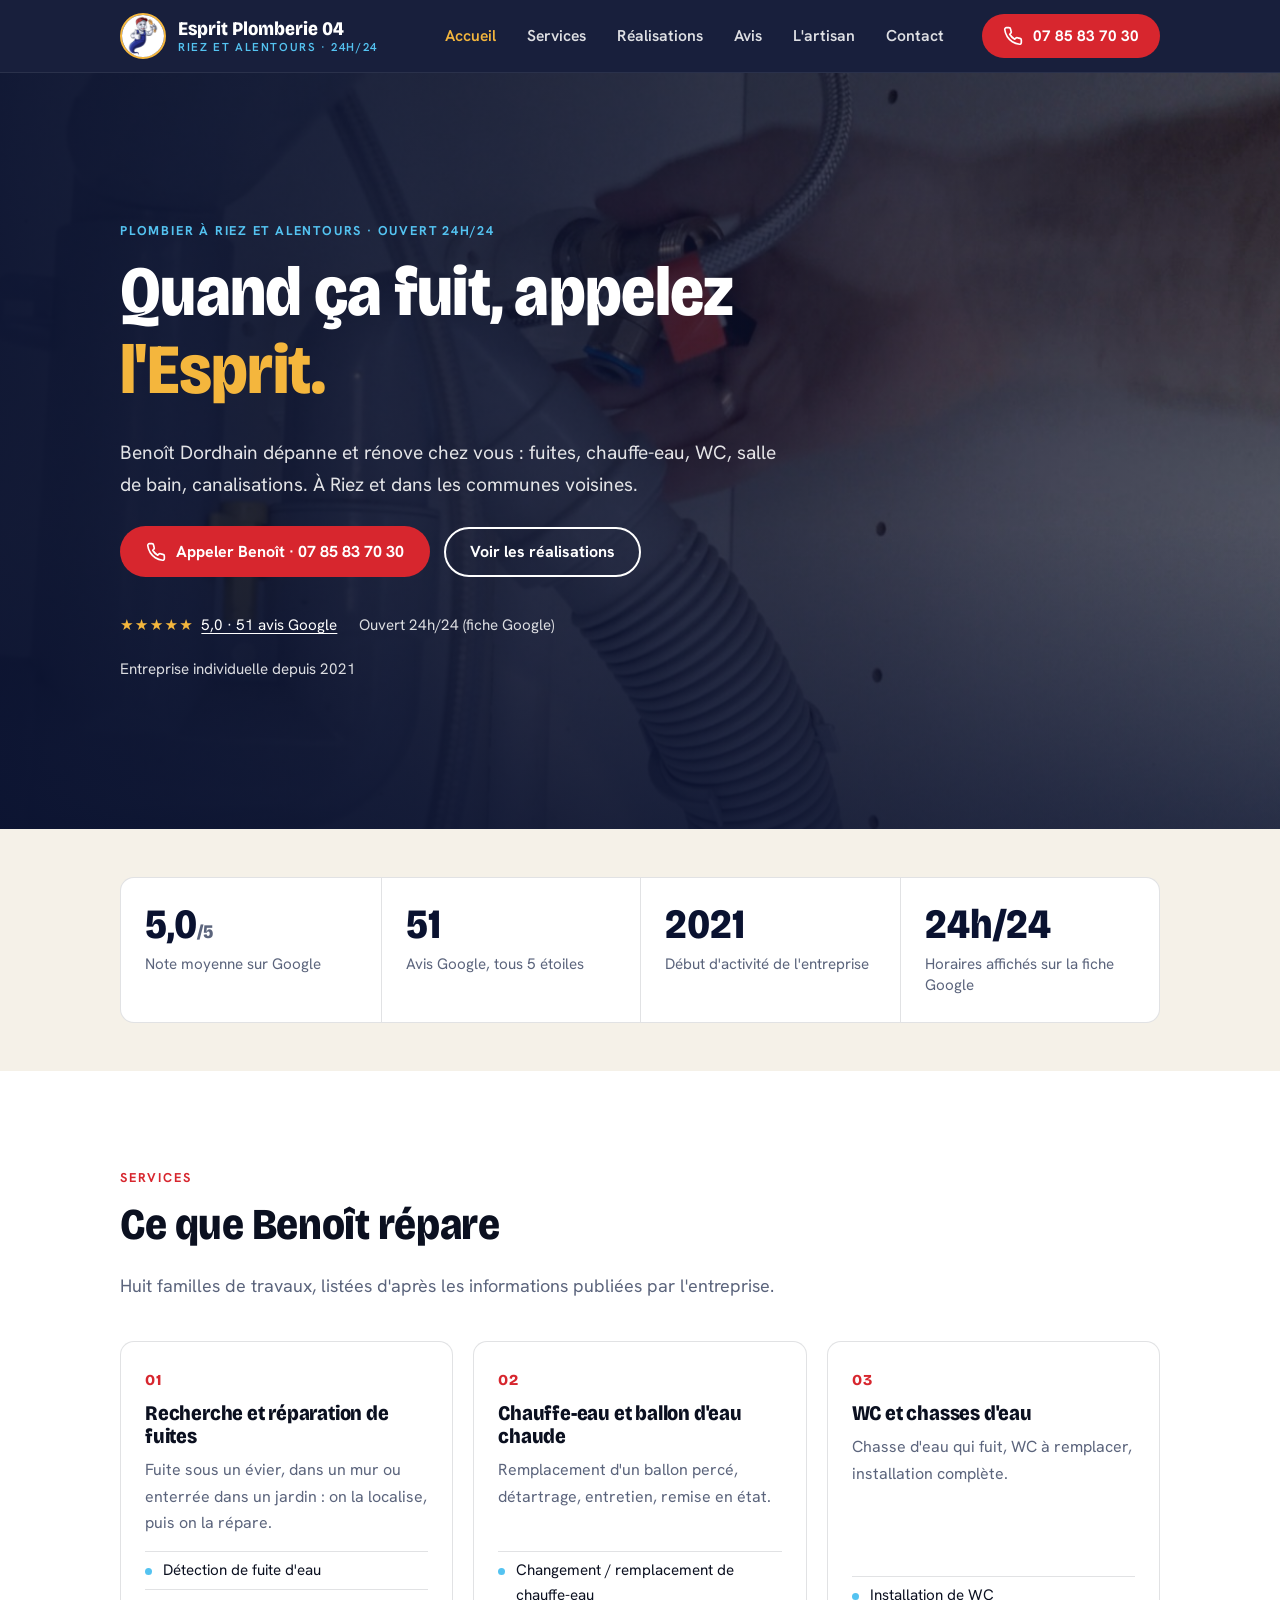
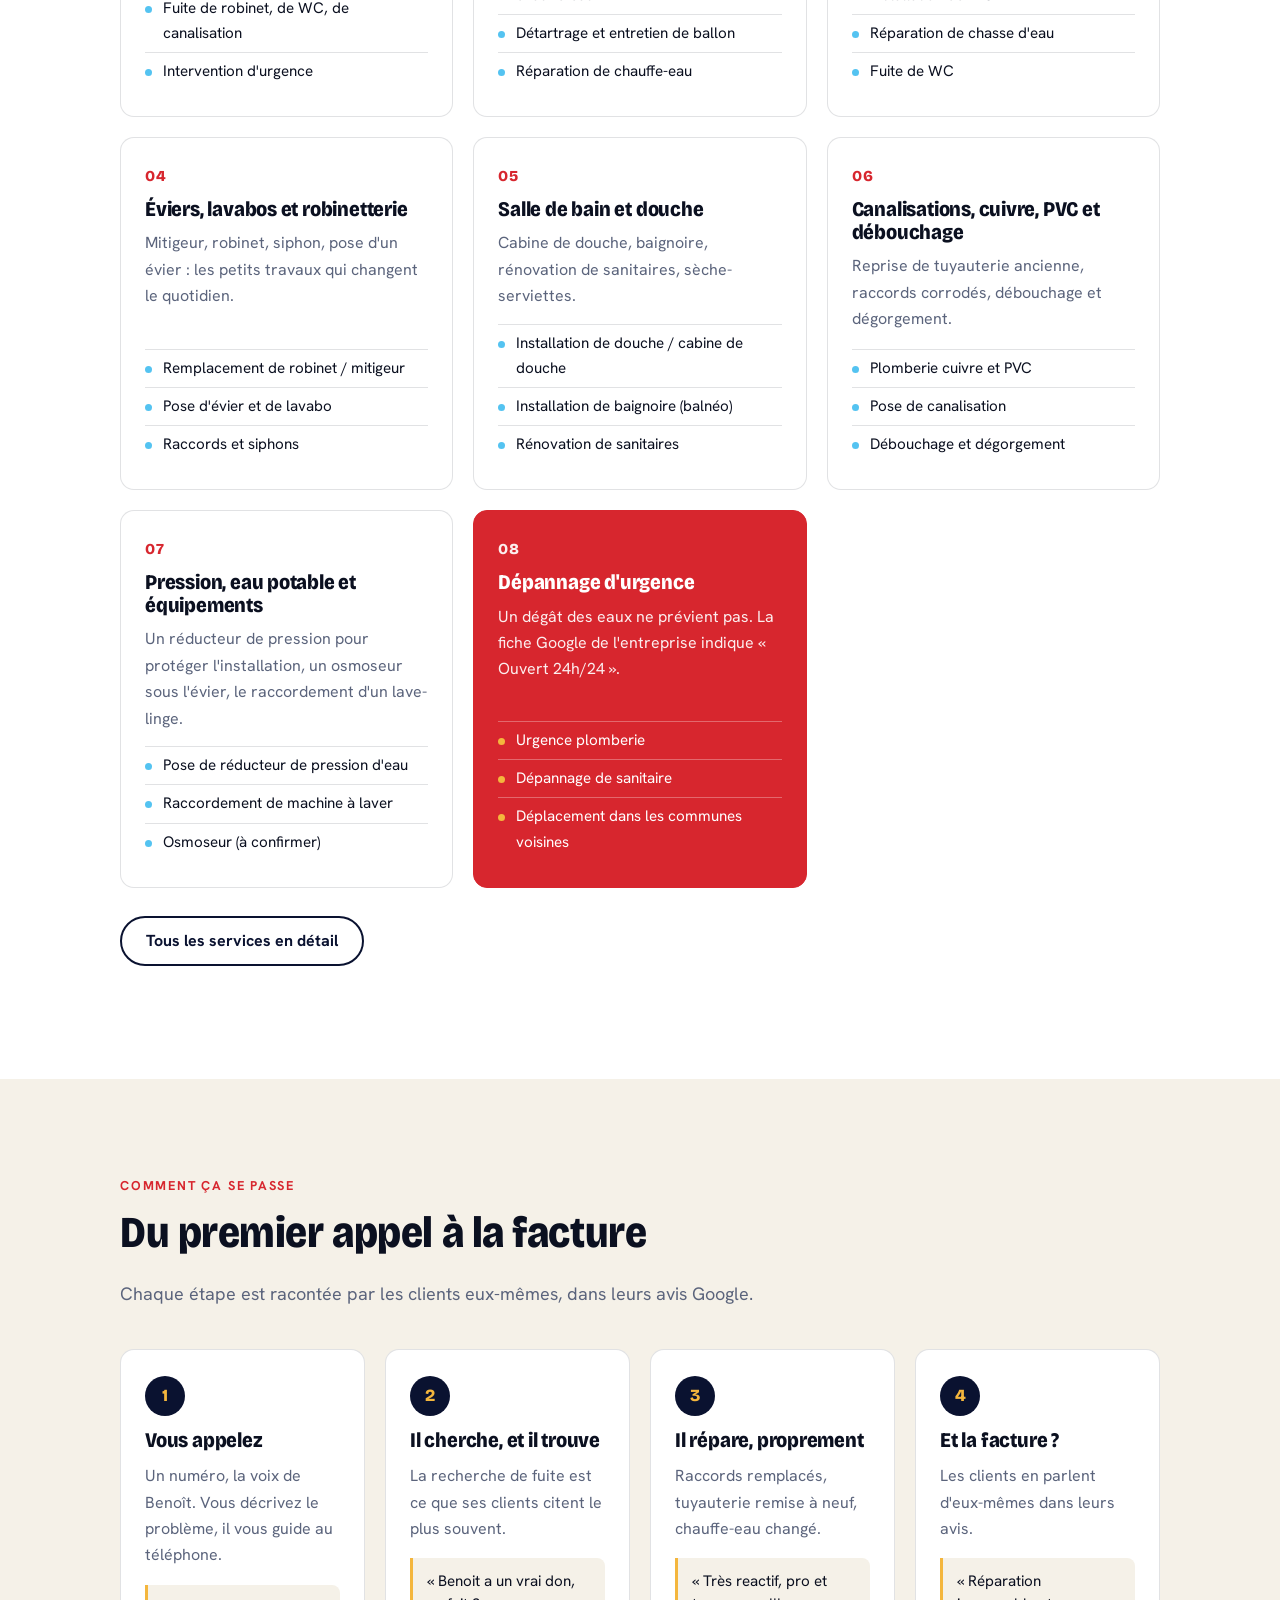
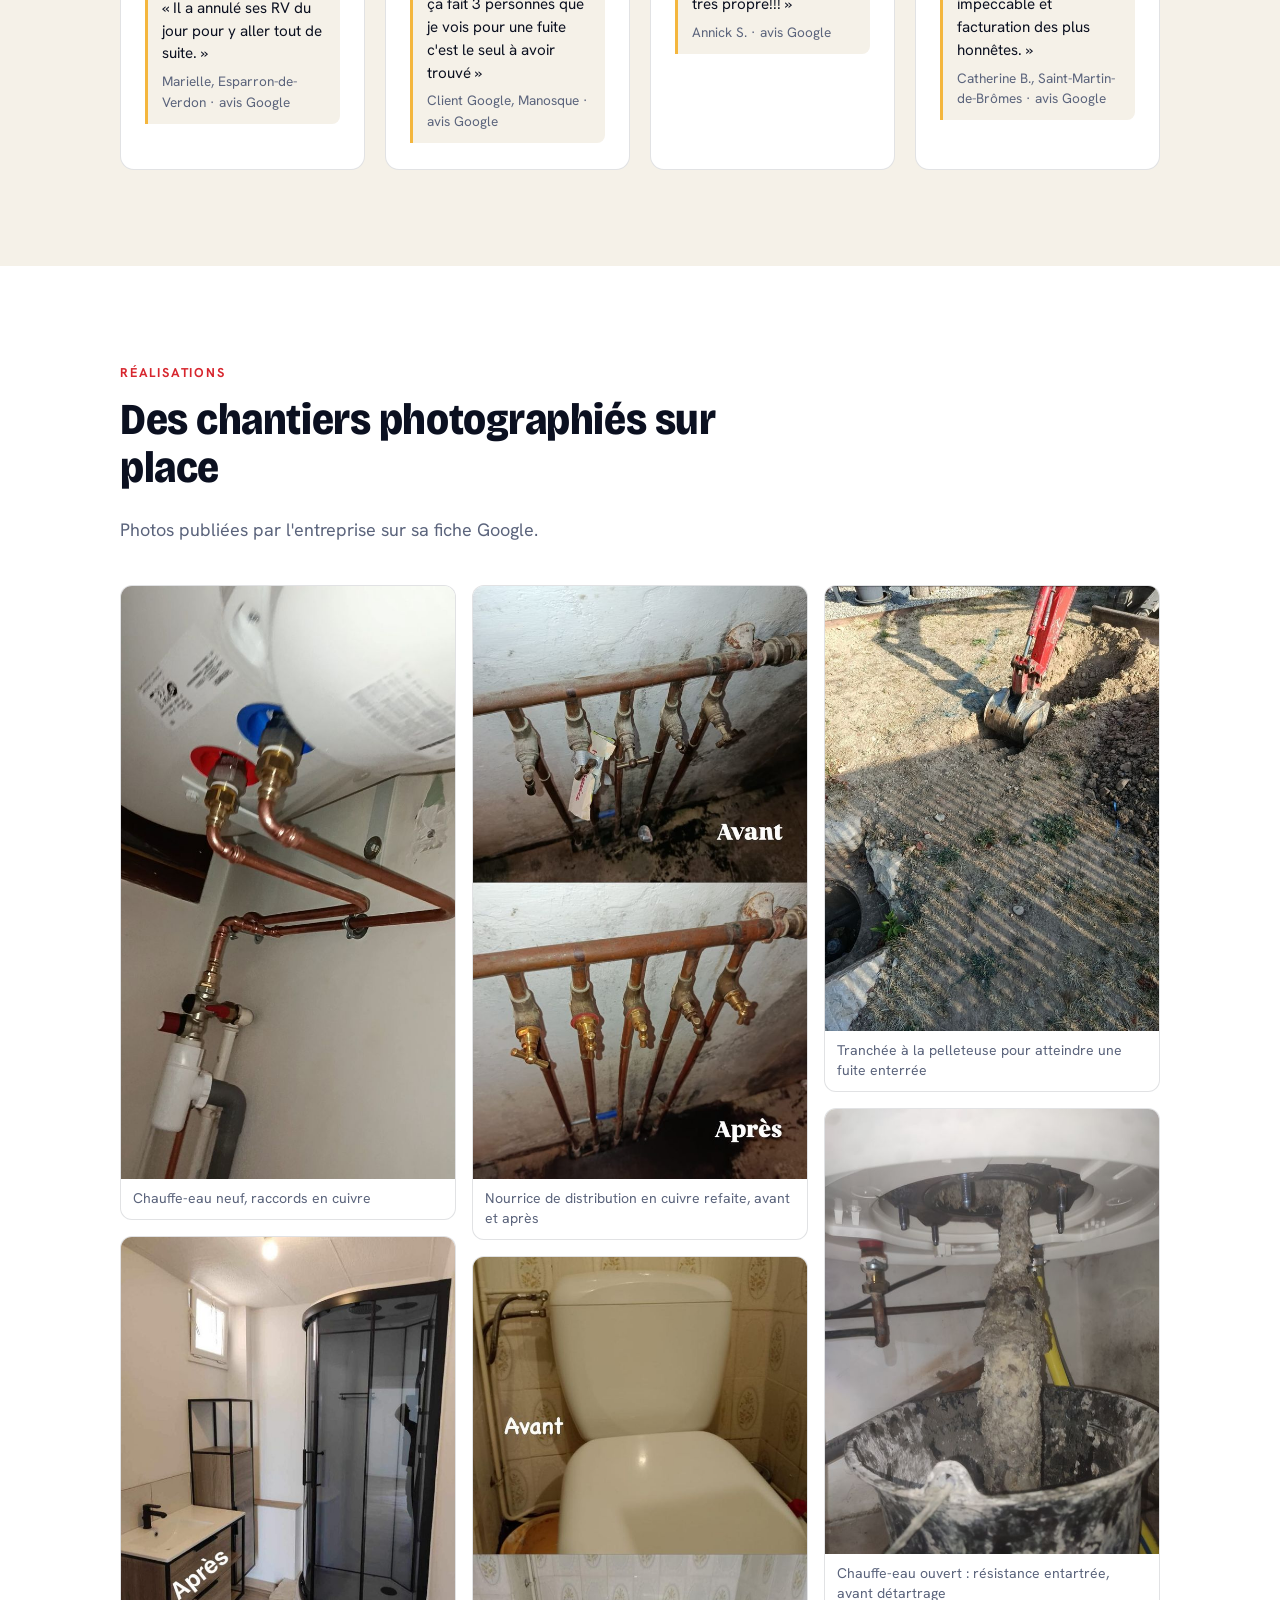
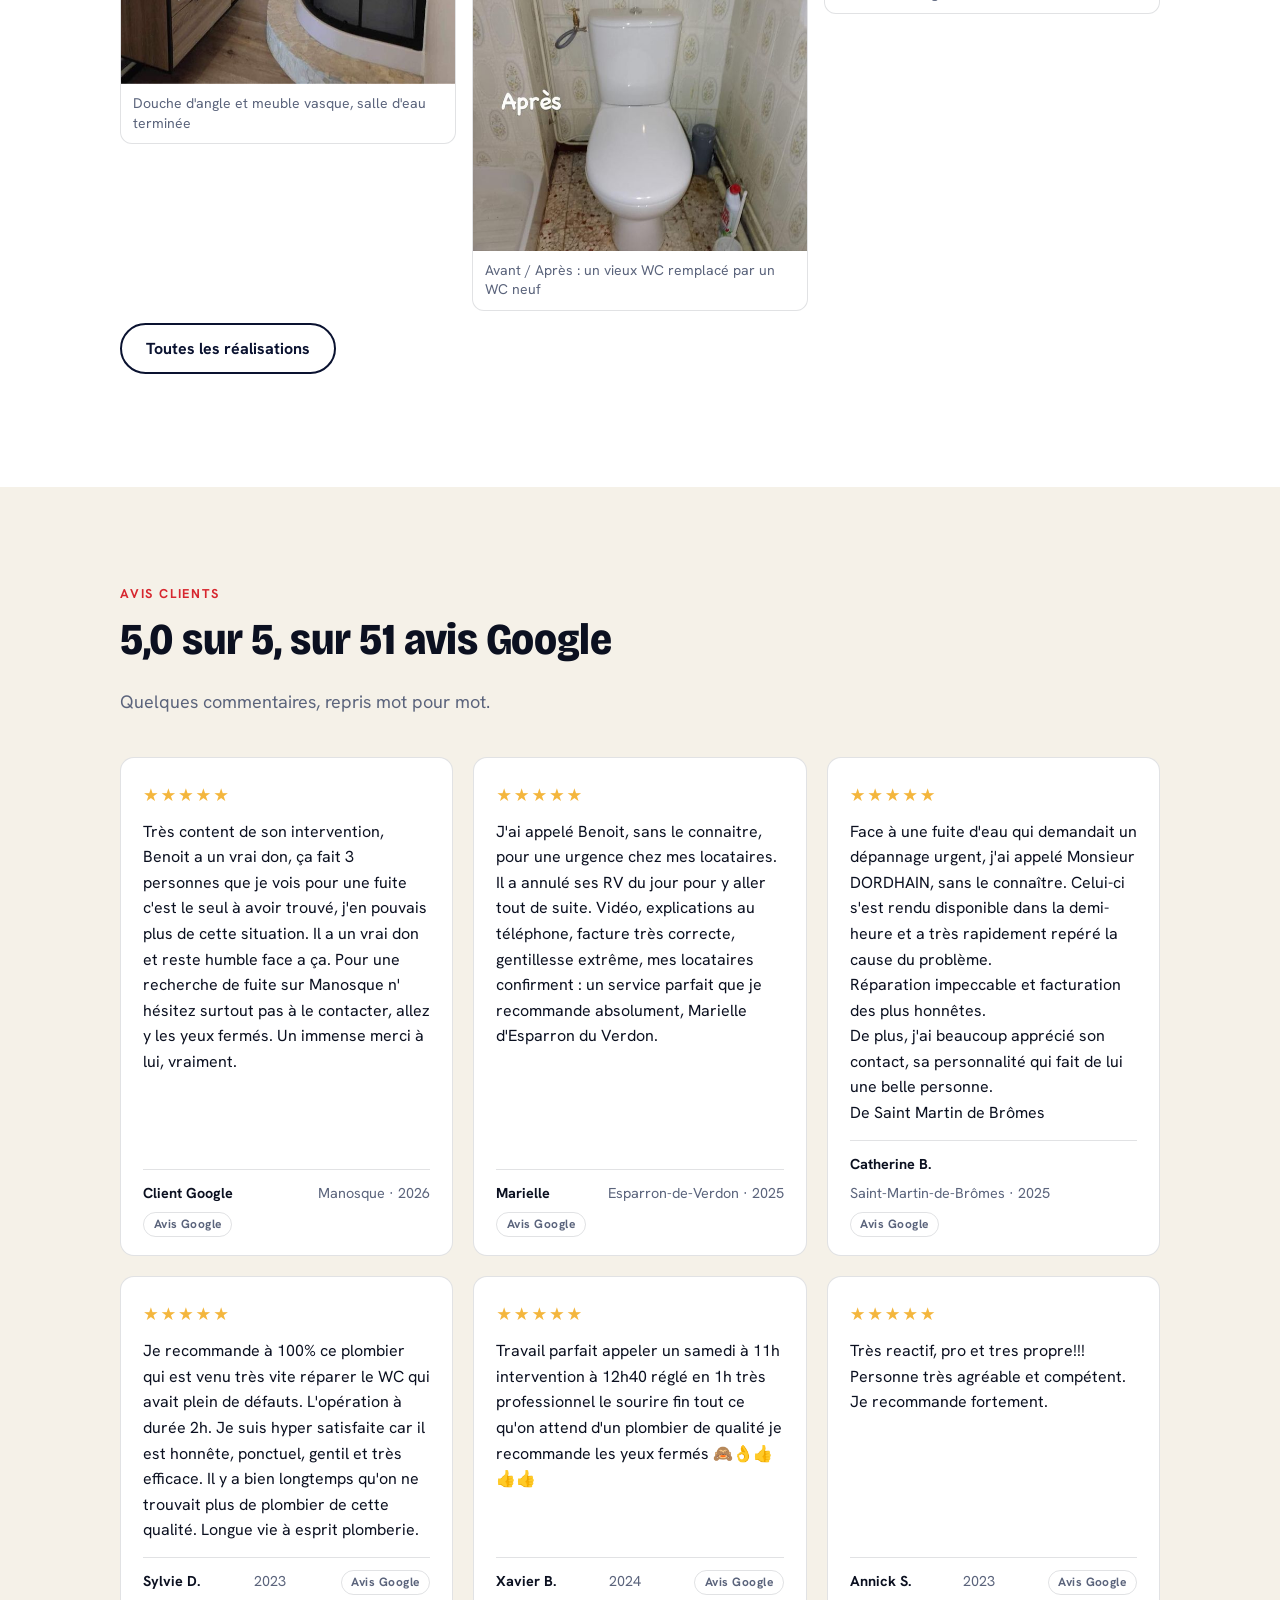
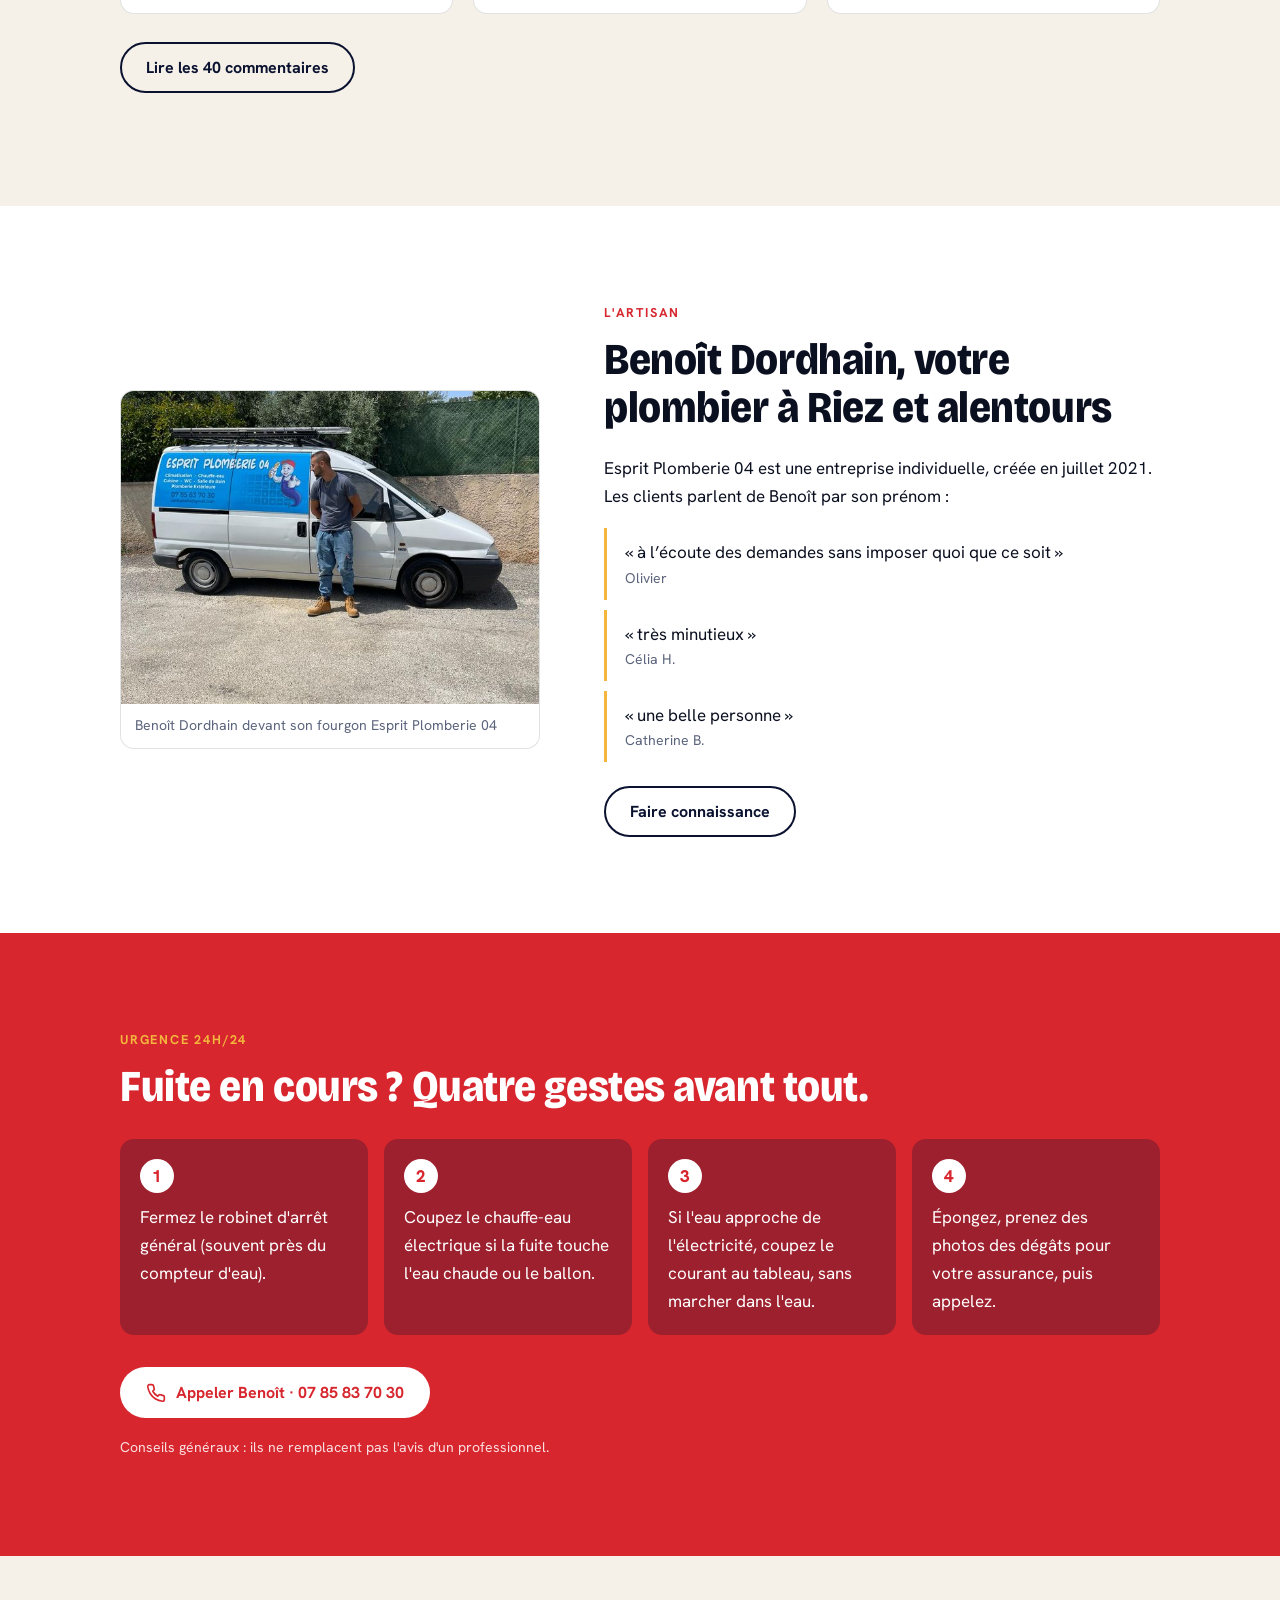
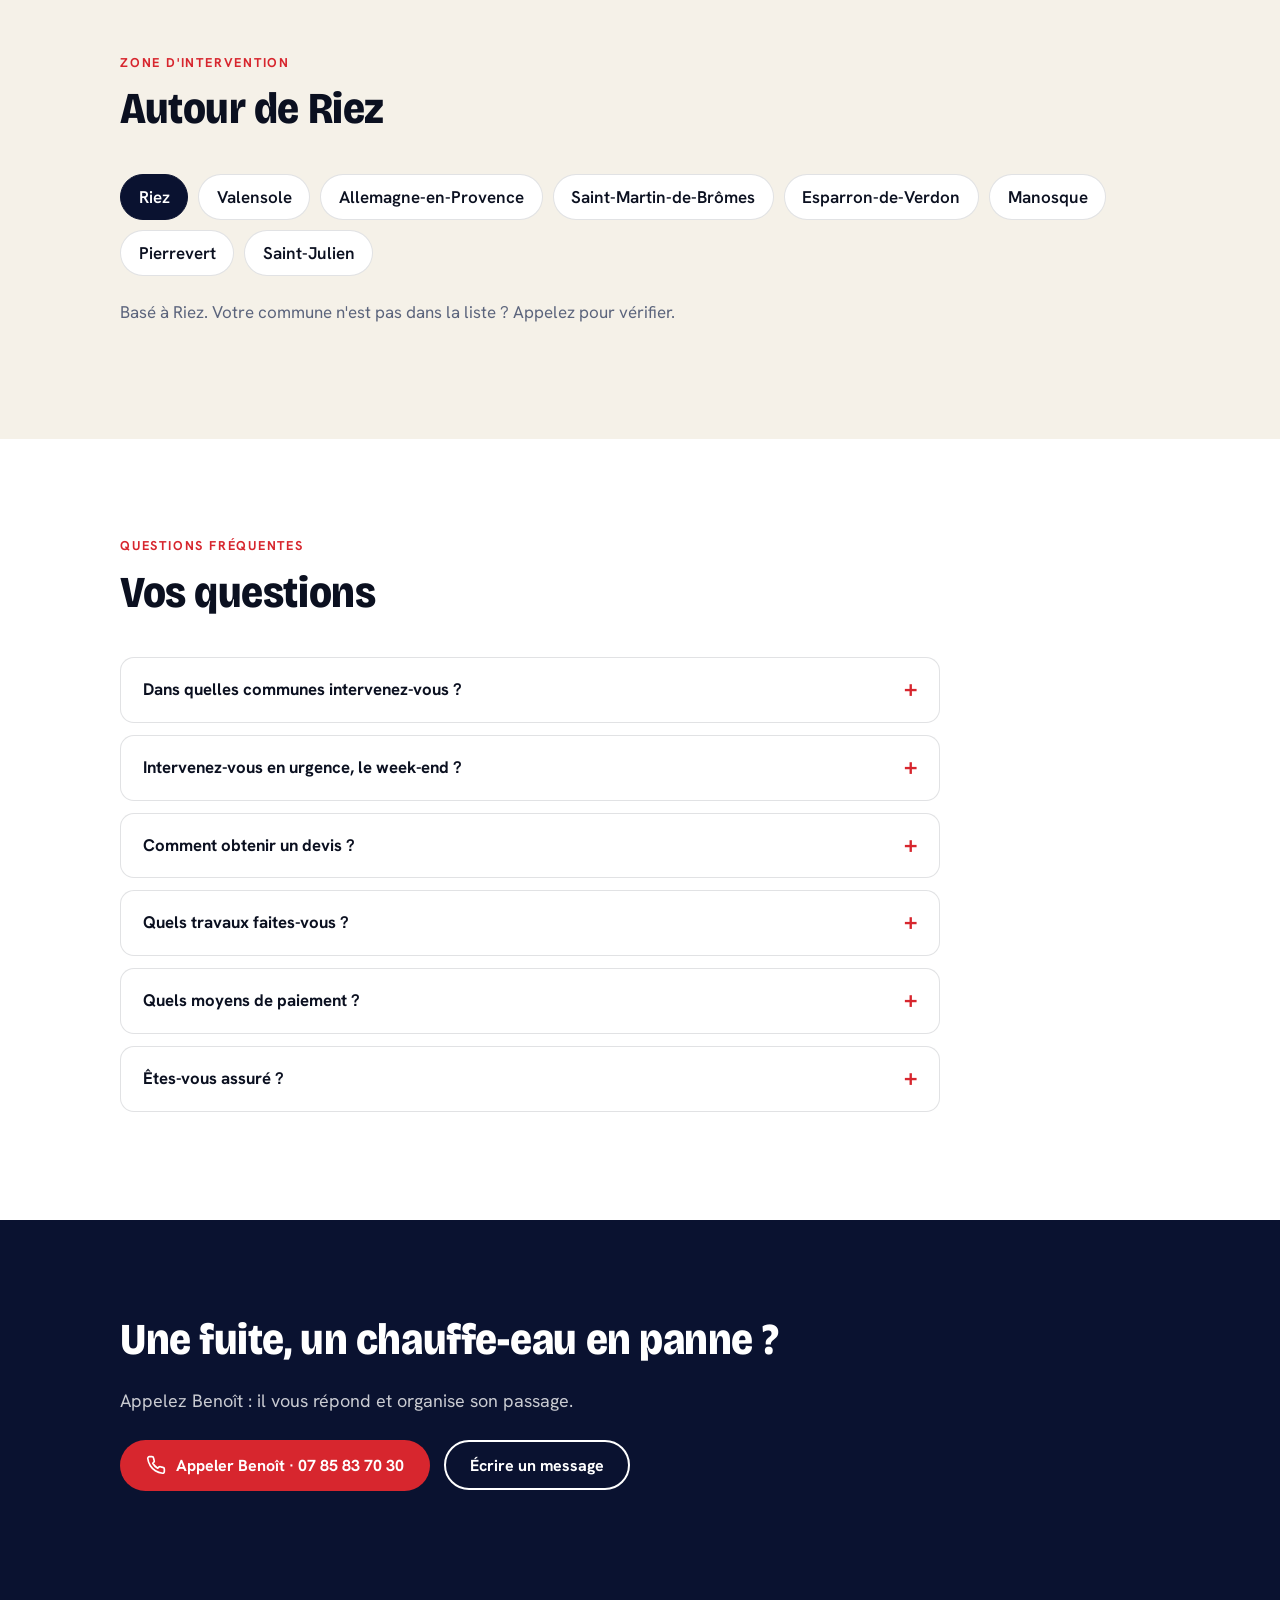
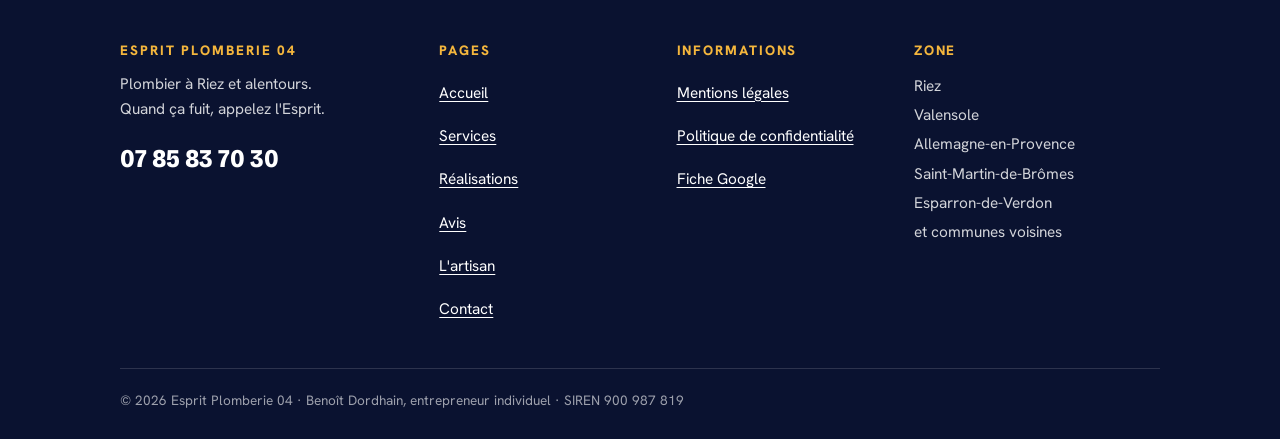
<file: index.html>
<!doctype html>
<html lang="fr"><head><meta charset="utf-8"><meta name="viewport" content="width=device-width, initial-scale=1"><title>Plombier à Riez et alentours — Esprit Plomberie 04</title><meta name="description" content="Plombier à Riez et alentours : fuites, chauffe-eau, WC, salle de bain, urgences. 5,0/5 sur 51 avis Google. Appelez Benoît au 07 85 83 70 30."><meta name="theme-color" content="#0A1230"><meta name="robots" content="noindex, nofollow"><meta property="og:title" content="Plombier à Riez et alentours — Esprit Plomberie 04"><meta property="og:description" content="Plombier à Riez et alentours : fuites, chauffe-eau, WC, salle de bain, urgences. 5,0/5 sur 51 avis Google. Appelez Benoît au 07 85 83 70 30."><meta property="og:type" content="website"><link rel="icon" href="logo.jpg"><link rel="preconnect" href="https://fonts.googleapis.com"><link rel="preconnect" href="https://fonts.gstatic.com" crossorigin><link rel="stylesheet" href="https://fonts.googleapis.com/css2?family=Bricolage+Grotesque:opsz,wdth,wght@12..96,75..100,200..800&family=Hanken+Grotesk:wght@400;500;700&display=swap"><link rel="stylesheet" href="style.css?v=1"><script type="application/ld+json">{"@context": "https://schema.org", "@type": "Plumber", "name": "Esprit Plomberie 04", "description": "Plombier à Riez et alentours : recherche de fuite, chauffe-eau, WC, salle de bain, débouchage et dépannage d'urgence.", "telephone": "+33785837030", "founder": {"@type": "Person", "name": "Benoît Dordhain"}, "foundingDate": "2021-07-29", "address": {"@type": "PostalAddress", "addressLocality": "Riez", "postalCode": "04500", "addressRegion": "Provence-Alpes-Côte d'Azur", "addressCountry": "FR"}, "openingHoursSpecification": [{"@type": "OpeningHoursSpecification", "dayOfWeek": ["Monday", "Tuesday", "Wednesday", "Thursday", "Friday", "Saturday", "Sunday"], "opens": "00:00", "closes": "23:59"}], "areaServed": [{"@type": "City", "name": "Riez"}, {"@type": "City", "name": "Valensole"}, {"@type": "City", "name": "Allemagne-en-Provence"}, {"@type": "City", "name": "Saint-Martin-de-Brômes"}, {"@type": "City", "name": "Esparron-de-Verdon"}, {"@type": "City", "name": "Manosque"}, {"@type": "City", "name": "Pierrevert"}, {"@type": "City", "name": "Saint-Julien"}], "hasMap": "https://www.google.com/maps?cid=15650577157142781987", "sameAs": ["https://www.google.com/maps?cid=15650577157142781987"]}</script><script type="application/ld+json">{"@context": "https://schema.org", "@type": "FAQPage", "mainEntity": [{"@type": "Question", "name": "Dans quelles communes intervenez-vous ?", "acceptedAnswer": {"@type": "Answer", "text": "Riez et ses alentours, notamment Valensole, Allemagne-en-Provence, Saint-Martin-de-Brômes, Esparron-de-Verdon, Manosque, Pierrevert et Saint-Julien. Pour une autre commune, appelez pour vérifier."}}, {"@type": "Question", "name": "Intervenez-vous en urgence, le week-end ?", "acceptedAnswer": {"@type": "Answer", "text": "La fiche Google d'Esprit Plomberie 04 indique « Ouvert 24h/24 ». Plusieurs clients racontent un dépannage un samedi ou le jour même (avis de Xavier B. et de Marilou M.). En cas d'urgence, appelez le 07 85 83 70 30."}}, {"@type": "Question", "name": "Comment obtenir un devis ?", "acceptedAnswer": {"@type": "Answer", "text": "Appelez, ou remplissez le formulaire en décrivant le problème et votre commune. Le chiffrage dépend de l'intervention."}}, {"@type": "Question", "name": "Quels travaux faites-vous ?", "acceptedAnswer": {"@type": "Answer", "text": "Recherche et réparation de fuites, chauffe-eau et ballons d'eau chaude, WC et chasses d'eau, éviers, lavabos et robinetterie, salle de bain et douche, canalisations et débouchage, réducteur de pression, dépannage d'urgence."}}]}</script></head><body class=""><a class="skip" href="#contenu">Aller au contenu</a><header class="nav"><div class="wrap"><a class="logo" href="index.html"><img src="logo.jpg" width="46" height="46" alt="Mascotte d'Esprit Plomberie 04"><span>Esprit Plomberie 04<small>Riez et alentours · 24h/24</small></span></a><button class="nav-toggle" type="button" aria-expanded="false" aria-controls="menu">Menu</button><ul class="menu" id="menu"><li><a href="index.html" aria-current="page">Accueil</a></li><li><a href="services.html">Services</a></li><li><a href="realisations.html">Réalisations</a></li><li><a href="avis.html">Avis</a></li><li><a href="artisan.html">L&#x27;artisan</a></li><li><a href="contact.html">Contact</a></li></ul><a class="btn btn-rouge" href="tel:+33785837030"><svg viewBox="0 0 24 24" fill="none" stroke="currentColor" stroke-width="2" stroke-linecap="round" stroke-linejoin="round" aria-hidden="true"><path d="M22 16.92v3a2 2 0 0 1-2.18 2 19.79 19.79 0 0 1-8.63-3.07 19.5 19.5 0 0 1-6-6 19.79 19.79 0 0 1-3.07-8.67A2 2 0 0 1 4.11 2h3a2 2 0 0 1 2 1.72c.13.96.36 1.9.7 2.81a2 2 0 0 1-.45 2.11L8.09 9.91a16 16 0 0 0 6 6l1.27-1.27a2 2 0 0 1 2.11-.45c.91.34 1.85.57 2.81.7A2 2 0 0 1 22 16.92z"/></svg> 07 85 83 70 30</a></div></header><main id="contenu"><section class="hero" style="background-image:url(hero-poster.jpg);background-size:cover;background-position:center"><video autoplay muted loop playsinline preload="metadata" poster="hero-poster.jpg" aria-hidden="true" data-desktop="hero.mp4" data-mobile="hero-mobile.mp4"></video><div class="wrap"><div class="hero-in"><span class="eyebrow">Plombier à Riez et alentours · Ouvert 24h/24</span><h1>Quand ça fuit, appelez <em>l'Esprit.</em></h1><p class="lead">Benoît Dordhain dépanne et rénove chez vous : fuites, chauffe-eau, WC, salle de bain, canalisations. À Riez et dans les communes voisines.</p><div class="cta-row"><a class="btn btn-rouge" href="tel:+33785837030"><svg viewBox="0 0 24 24" fill="none" stroke="currentColor" stroke-width="2" stroke-linecap="round" stroke-linejoin="round" aria-hidden="true"><path d="M22 16.92v3a2 2 0 0 1-2.18 2 19.79 19.79 0 0 1-8.63-3.07 19.5 19.5 0 0 1-6-6 19.79 19.79 0 0 1-3.07-8.67A2 2 0 0 1 4.11 2h3a2 2 0 0 1 2 1.72c.13.96.36 1.9.7 2.81a2 2 0 0 1-.45 2.11L8.09 9.91a16 16 0 0 0 6 6l1.27-1.27a2 2 0 0 1 2.11-.45c.91.34 1.85.57 2.81.7A2 2 0 0 1 22 16.92z"/></svg> Appeler Benoît · 07 85 83 70 30</a><a class="btn btn-ligne" href="realisations.html">Voir les réalisations</a></div><ul class="trust"><li><span class="stars" aria-hidden="true">★★★★★</span><a href="https://www.google.com/maps?cid=15650577157142781987" target="_blank" rel="noopener noreferrer">5,0 · 51 avis Google</a></li><li>Ouvert 24h/24 (fiche Google)</li><li>Entreprise individuelle depuis 2021</li></ul></div></div></section><section class="section bg-faience" style="padding:48px 0"><div class="wrap"><ul class="chiffres reveal"><li><b>5,0<small>/5</small></b><span>Note moyenne sur Google</span></li><li><b>51</b><span>Avis Google, tous 5 étoiles</span></li><li><b>2021</b><span>Début d'activité de l'entreprise</span></li><li><b>24h/24</b><span>Horaires affichés sur la fiche Google</span></li></ul></div></section><section class="section bg-blanc" id="services"><div class="wrap"><div class="section-head reveal"><span class="eyebrow">Services</span><h2>Ce que Benoît répare</h2><p>Huit familles de travaux, listées d'après les informations publiées par l'entreprise.</p></div><ul class="grid-services"><li class="reveal"><article class="carte"><span class="num">01</span><h3>Recherche et réparation de fuites</h3><p>Fuite sous un évier, dans un mur ou enterrée dans un jardin : on la localise, puis on la répare.</p><ul><li>Détection de fuite d&#x27;eau</li><li>Fuite de robinet, de WC, de canalisation</li><li>Intervention d&#x27;urgence</li></ul></article></li><li class="reveal"><article class="carte"><span class="num">02</span><h3>Chauffe-eau et ballon d&#x27;eau chaude</h3><p>Remplacement d&#x27;un ballon percé, détartrage, entretien, remise en état.</p><ul><li>Changement / remplacement de chauffe-eau</li><li>Détartrage et entretien de ballon</li><li>Réparation de chauffe-eau</li></ul></article></li><li class="reveal"><article class="carte"><span class="num">03</span><h3>WC et chasses d&#x27;eau</h3><p>Chasse d&#x27;eau qui fuit, WC à remplacer, installation complète.</p><ul><li>Installation de WC</li><li>Réparation de chasse d&#x27;eau</li><li>Fuite de WC</li></ul></article></li><li class="reveal"><article class="carte"><span class="num">04</span><h3>Éviers, lavabos et robinetterie</h3><p>Mitigeur, robinet, siphon, pose d&#x27;un évier : les petits travaux qui changent le quotidien.</p><ul><li>Remplacement de robinet / mitigeur</li><li>Pose d&#x27;évier et de lavabo</li><li>Raccords et siphons</li></ul></article></li><li class="reveal"><article class="carte"><span class="num">05</span><h3>Salle de bain et douche</h3><p>Cabine de douche, baignoire, rénovation de sanitaires, sèche-serviettes.</p><ul><li>Installation de douche / cabine de douche</li><li>Installation de baignoire (balnéo)</li><li>Rénovation de sanitaires</li></ul></article></li><li class="reveal"><article class="carte"><span class="num">06</span><h3>Canalisations, cuivre, PVC et débouchage</h3><p>Reprise de tuyauterie ancienne, raccords corrodés, débouchage et dégorgement.</p><ul><li>Plomberie cuivre et PVC</li><li>Pose de canalisation</li><li>Débouchage et dégorgement</li></ul></article></li><li class="reveal"><article class="carte"><span class="num">07</span><h3>Pression, eau potable et équipements</h3><p>Un réducteur de pression pour protéger l&#x27;installation, un osmoseur sous l&#x27;évier, le raccordement d&#x27;un lave-linge.</p><ul><li>Pose de réducteur de pression d&#x27;eau</li><li>Raccordement de machine à laver</li><li>Osmoseur (à confirmer)</li></ul></article></li><li class="reveal"><article class="carte alerte"><span class="num">08</span><h3>Dépannage d&#x27;urgence</h3><p>Un dégât des eaux ne prévient pas. La fiche Google de l&#x27;entreprise indique « Ouvert 24h/24 ».</p><ul><li>Urgence plomberie</li><li>Dépannage de sanitaire</li><li>Déplacement dans les communes voisines</li></ul></article></li></ul><p style="margin-top:28px"><a class="btn btn-ligne-sombre" href="services.html">Tous les services en détail</a></p></div></section><section class="section bg-faience"><div class="wrap"><div class="section-head reveal"><span class="eyebrow">Comment ça se passe</span><h2>Du premier appel à la facture</h2><p>Chaque étape est racontée par les clients eux-mêmes, dans leurs avis Google.</p></div><ol class="etapes"><li class="etape reveal"><h3>Vous appelez</h3><p>Un numéro, la voix de Benoît. Vous décrivez le problème, il vous guide au téléphone.</p><blockquote>« Il a annulé ses RV du jour pour y aller tout de suite. »<cite>Marielle, Esparron-de-Verdon · avis Google</cite></blockquote></li><li class="etape reveal"><h3>Il cherche, et il trouve</h3><p>La recherche de fuite est ce que ses clients citent le plus souvent.</p><blockquote>« Benoit a un vrai don, ça fait 3 personnes que je vois pour une fuite c&#x27;est le seul à avoir trouvé »<cite>Client Google, Manosque · avis Google</cite></blockquote></li><li class="etape reveal"><h3>Il répare, proprement</h3><p>Raccords remplacés, tuyauterie remise à neuf, chauffe-eau changé.</p><blockquote>« Très reactif, pro et tres propre!!! »<cite>Annick S. · avis Google</cite></blockquote></li><li class="etape reveal"><h3>Et la facture ?</h3><p>Les clients en parlent d&#x27;eux-mêmes dans leurs avis.</p><blockquote>« Réparation impeccable et facturation des plus honnêtes. »<cite>Catherine B., Saint-Martin-de-Brômes · avis Google</cite></blockquote></li></ol></div></section><section class="section bg-blanc"><div class="wrap"><div class="section-head reveal"><span class="eyebrow">Réalisations</span><h2>Des chantiers photographiés sur place</h2><p>Photos publiées par l'entreprise sur sa fiche Google.</p></div><div class="galerie"><figure class="photo" data-cat="chauffe-eau"><button class="photo-btn" type="button" data-full="p-26-chauffe-eau-neuf-cuivre.jpg" data-alt="Chauffe-eau neuf, raccords en cuivre" data-cap="Chauffe-eau neuf, raccords en cuivre" aria-label="Agrandir la photo : Chauffe-eau neuf, raccords en cuivre"><img src="t-26-chauffe-eau-neuf-cuivre.jpg" width="640" height="1138" alt="Chauffe-eau neuf, raccords en cuivre" loading="lazy" decoding="async"></button><figcaption>Chauffe-eau neuf, raccords en cuivre</figcaption></figure><figure class="photo" data-cat="salle-de-bain"><button class="photo-btn" type="button" data-full="p-08-douche-angle-meuble-vasque.jpg" data-alt="Douche d&#x27;angle et meuble vasque, salle d&#x27;eau terminée" data-cap="Douche d&#x27;angle et meuble vasque, salle d&#x27;eau terminée" aria-label="Agrandir la photo : Douche d&#x27;angle et meuble vasque, salle d&#x27;eau terminée"><img src="t-08-douche-angle-meuble-vasque.jpg" width="640" height="856" alt="Douche d&#x27;angle et meuble vasque, salle d&#x27;eau terminée" loading="lazy" decoding="async"></button><figcaption>Douche d&#x27;angle et meuble vasque, salle d&#x27;eau terminée</figcaption></figure><figure class="photo" data-cat="canalisations"><button class="photo-btn" type="button" data-full="p-22-nourrice-cuivre-avant-apres.jpg" data-alt="Nourrice de distribution en cuivre refaite, avant et après" data-cap="Nourrice de distribution en cuivre refaite, avant et après" aria-label="Agrandir la photo : Nourrice de distribution en cuivre refaite, avant et après"><img src="t-22-nourrice-cuivre-avant-apres.jpg" width="640" height="1138" alt="Nourrice de distribution en cuivre refaite, avant et après" loading="lazy" decoding="async"></button><figcaption>Nourrice de distribution en cuivre refaite, avant et après</figcaption></figure><figure class="photo" data-cat="wc"><button class="photo-btn" type="button" data-full="p-00-wc-avant-apres.jpg" data-alt="Avant / Après : un vieux WC remplacé par un WC neuf" data-cap="Avant / Après : un vieux WC remplacé par un WC neuf" aria-label="Agrandir la photo : Avant / Après : un vieux WC remplacé par un WC neuf"><img src="t-00-wc-avant-apres.jpg" width="640" height="1138" alt="Avant / Après : un vieux WC remplacé par un WC neuf" loading="lazy" decoding="async"></button><figcaption>Avant / Après : un vieux WC remplacé par un WC neuf</figcaption></figure><figure class="photo" data-cat="fuites"><button class="photo-btn" type="button" data-full="p-11-pelleteuse-fuite-enterree.jpg" data-alt="Tranchée à la pelleteuse pour atteindre une fuite enterrée" data-cap="Tranchée à la pelleteuse pour atteindre une fuite enterrée" aria-label="Agrandir la photo : Tranchée à la pelleteuse pour atteindre une fuite enterrée"><img src="t-11-pelleteuse-fuite-enterree.jpg" width="640" height="854" alt="Tranchée à la pelleteuse pour atteindre une fuite enterrée" loading="lazy" decoding="async"></button><figcaption>Tranchée à la pelleteuse pour atteindre une fuite enterrée</figcaption></figure><figure class="photo" data-cat="chauffe-eau"><button class="photo-btn" type="button" data-full="p-19-chauffe-eau-detartrage.jpg" data-alt="Chauffe-eau ouvert : résistance entartrée, avant détartrage" data-cap="Chauffe-eau ouvert : résistance entartrée, avant détartrage" aria-label="Agrandir la photo : Chauffe-eau ouvert : résistance entartrée, avant détartrage"><img src="t-19-chauffe-eau-detartrage.jpg" width="640" height="853" alt="Chauffe-eau ouvert : résistance entartrée, avant détartrage" loading="lazy" decoding="async"></button><figcaption>Chauffe-eau ouvert : résistance entartrée, avant détartrage</figcaption></figure></div><p style="margin-top:12px"><a class="btn btn-ligne-sombre" href="realisations.html">Toutes les réalisations</a></p></div></section><section class="section bg-faience"><div class="wrap"><div class="section-head reveal"><span class="eyebrow">Avis clients</span><h2>5,0 sur 5, sur 51 avis Google</h2><p>Quelques commentaires, repris mot pour mot.</p></div><ul class="avis-grid"><li class="reveal"><article class="avis"><span class="stars" role="img" aria-label="5 étoiles sur 5">★★★★★</span><p>Très content de son intervention, Benoit a un vrai don, ça fait 3 personnes que je vois pour une fuite c&#x27;est le seul à avoir trouvé, j&#x27;en pouvais plus de cette situation. Il a un vrai don et reste humble face a ça. Pour une recherche de fuite sur Manosque n&#x27; hésitez surtout pas à le contacter, allez y les yeux fermés. Un immense merci à lui, vraiment.</p><footer><b>Client Google</b><span>Manosque · 2026</span><span class="badge-google">Avis Google</span></footer></article></li><li class="reveal"><article class="avis"><span class="stars" role="img" aria-label="5 étoiles sur 5">★★★★★</span><p>J&#x27;ai appelé Benoit, sans le connaitre, pour une urgence chez mes locataires. Il a annulé ses RV du jour pour y aller tout de suite. Vidéo, explications au téléphone, facture très correcte, gentillesse extrême, mes locataires confirment : un service parfait que je recommande absolument, Marielle d&#x27;Esparron du Verdon.</p><footer><b>Marielle</b><span>Esparron-de-Verdon · 2025</span><span class="badge-google">Avis Google</span></footer></article></li><li class="reveal"><article class="avis"><span class="stars" role="img" aria-label="5 étoiles sur 5">★★★★★</span><p>Face à une fuite d&#x27;eau qui demandait un dépannage urgent, j&#x27;ai appelé Monsieur DORDHAIN, sans le connaître. Celui-ci s&#x27;est rendu disponible dans la demi-heure et a très rapidement repéré la cause du problème.
Réparation impeccable et facturation des plus honnêtes.
De plus, j&#x27;ai beaucoup apprécié son contact, sa personnalité qui fait de lui une belle personne.
De Saint Martin de Brômes</p><footer><b>Catherine B.</b><span>Saint-Martin-de-Brômes · 2025</span><span class="badge-google">Avis Google</span></footer></article></li><li class="reveal"><article class="avis"><span class="stars" role="img" aria-label="5 étoiles sur 5">★★★★★</span><p>Je recommande à 100% ce plombier qui est venu très vite réparer le WC qui avait plein de défauts. L&#x27;opération à durée 2h. Je suis hyper satisfaite car il est honnête, ponctuel, gentil et très efficace. Il y a bien longtemps qu&#x27;on ne trouvait plus de plombier de cette qualité. Longue vie à esprit plomberie.</p><footer><b>Sylvie D.</b><span>2023</span><span class="badge-google">Avis Google</span></footer></article></li><li class="reveal"><article class="avis"><span class="stars" role="img" aria-label="5 étoiles sur 5">★★★★★</span><p>Travail parfait appeler un samedi à 11h intervention à 12h40 réglé en 1h très professionnel le sourire fin tout ce qu&#x27;on attend d&#x27;un plombier de qualité je recommande les yeux fermés 🙈👌👍👍👍</p><footer><b>Xavier B.</b><span>2024</span><span class="badge-google">Avis Google</span></footer></article></li><li class="reveal"><article class="avis"><span class="stars" role="img" aria-label="5 étoiles sur 5">★★★★★</span><p>Très reactif, pro et tres propre!!! Personne très agréable et compétent. Je recommande fortement.</p><footer><b>Annick S.</b><span>2023</span><span class="badge-google">Avis Google</span></footer></article></li></ul><p style="margin-top:28px"><a class="btn btn-ligne-sombre" href="avis.html">Lire les 40 commentaires</a></p></div></section><section class="section bg-blanc"><div class="wrap"><div class="duo"><figure class="portrait reveal" style="margin:0"><img src="t-14-benoit-devant-fourgon.jpg" width="640" height="480" alt="Benoît Dordhain devant son fourgon Esprit Plomberie 04" loading="lazy"><figcaption>Benoît Dordhain devant son fourgon Esprit Plomberie 04</figcaption></figure><div class="reveal"><span class="eyebrow">L'artisan</span><h2>Benoît Dordhain, votre plombier à Riez et alentours</h2><p>Esprit Plomberie 04 est une entreprise individuelle, créée en juillet 2021. Les clients parlent de Benoît par son prénom :</p><ul class="citations"><li>« à l’écoute des demandes sans imposer quoi que ce soit »<cite>Olivier</cite></li><li>« très minutieux »<cite>Célia H.</cite></li><li>« une belle personne »<cite>Catherine B.</cite></li></ul><a class="btn btn-ligne-sombre" href="artisan.html">Faire connaissance</a></div></div></div></section><section class="section urgence"><div class="wrap reveal"><span class="eyebrow">Urgence 24h/24</span><h2>Fuite en cours ? Quatre gestes avant tout.</h2><ol class="gestes"><li>Fermez le robinet d&#x27;arrêt général (souvent près du compteur d&#x27;eau).</li><li>Coupez le chauffe-eau électrique si la fuite touche l&#x27;eau chaude ou le ballon.</li><li>Si l&#x27;eau approche de l&#x27;électricité, coupez le courant au tableau, sans marcher dans l&#x27;eau.</li><li>Épongez, prenez des photos des dégâts pour votre assurance, puis appelez.</li></ol><a class="btn btn-blanc" href="tel:+33785837030"><svg viewBox="0 0 24 24" fill="none" stroke="currentColor" stroke-width="2" stroke-linecap="round" stroke-linejoin="round" aria-hidden="true"><path d="M22 16.92v3a2 2 0 0 1-2.18 2 19.79 19.79 0 0 1-8.63-3.07 19.5 19.5 0 0 1-6-6 19.79 19.79 0 0 1-3.07-8.67A2 2 0 0 1 4.11 2h3a2 2 0 0 1 2 1.72c.13.96.36 1.9.7 2.81a2 2 0 0 1-.45 2.11L8.09 9.91a16 16 0 0 0 6 6l1.27-1.27a2 2 0 0 1 2.11-.45c.91.34 1.85.57 2.81.7A2 2 0 0 1 22 16.92z"/></svg> Appeler Benoît · 07 85 83 70 30</a><small>Conseils généraux : ils ne remplacent pas l'avis d'un professionnel.</small></div></section><section class="section bg-faience"><div class="wrap"><div class="section-head reveal"><span class="eyebrow">Zone d&#x27;intervention</span><h2>Autour de Riez</h2></div><ul class="chips reveal"><li class="base">Riez</li><li>Valensole</li><li>Allemagne-en-Provence</li><li>Saint-Martin-de-Brômes</li><li>Esparron-de-Verdon</li><li>Manosque</li><li>Pierrevert</li><li>Saint-Julien</li></ul><p class="reveal" style="color:var(--brume)">Basé à Riez. Votre commune n'est pas dans la liste ? Appelez pour vérifier.</p></div></section><section class="section bg-blanc"><div class="wrap"><div class="section-head reveal"><span class="eyebrow">Questions fréquentes</span><h2>Vos questions</h2></div><div class="faq reveal"><details><summary>Dans quelles communes intervenez-vous ?</summary><div class="rep"><p>Riez et ses alentours, notamment Valensole, Allemagne-en-Provence, Saint-Martin-de-Brômes, Esparron-de-Verdon, Manosque, Pierrevert et Saint-Julien. Pour une autre commune, appelez pour vérifier.</p></div></details><details><summary>Intervenez-vous en urgence, le week-end ?</summary><div class="rep"><p>La fiche Google d&#x27;Esprit Plomberie 04 indique « Ouvert 24h/24 ». Plusieurs clients racontent un dépannage un samedi ou le jour même (avis de Xavier B. et de Marilou M.). En cas d&#x27;urgence, appelez le 07 85 83 70 30.</p></div></details><details><summary>Comment obtenir un devis ?</summary><div class="rep"><p>Appelez, ou remplissez le formulaire en décrivant le problème et votre commune. Le chiffrage dépend de l&#x27;intervention.</p></div></details><details><summary>Quels travaux faites-vous ?</summary><div class="rep"><p>Recherche et réparation de fuites, chauffe-eau et ballons d&#x27;eau chaude, WC et chasses d&#x27;eau, éviers, lavabos et robinetterie, salle de bain et douche, canalisations et débouchage, réducteur de pression, dépannage d&#x27;urgence.</p></div></details><details><summary>Quels moyens de paiement ?</summary><div class="rep"><p><span class="todo">[moyens de paiement : carte bancaire, virement ? à confirmer]</span> L&#x27;annuaire 118712 indique : espèces et chèque.</p></div></details><details><summary>Êtes-vous assuré ?</summary><div class="rep"><p>Les annuaires présentent Esprit Plomberie 04 comme un plombier avec assurance décennale. Les coordonnées de l&#x27;assureur figurent dans les mentions légales. <span class="todo">[à compléter]</span></p></div></details></div></div></section><section class="section bg-nuit"><div class="wrap reveal"><div class="section-head" style="margin-bottom:24px"><h2>Une fuite, un chauffe-eau en panne ?</h2><p>Appelez Benoît : il vous répond et organise son passage.</p></div><div class="cta-row"><a class="btn btn-rouge" href="tel:+33785837030"><svg viewBox="0 0 24 24" fill="none" stroke="currentColor" stroke-width="2" stroke-linecap="round" stroke-linejoin="round" aria-hidden="true"><path d="M22 16.92v3a2 2 0 0 1-2.18 2 19.79 19.79 0 0 1-8.63-3.07 19.5 19.5 0 0 1-6-6 19.79 19.79 0 0 1-3.07-8.67A2 2 0 0 1 4.11 2h3a2 2 0 0 1 2 1.72c.13.96.36 1.9.7 2.81a2 2 0 0 1-.45 2.11L8.09 9.91a16 16 0 0 0 6 6l1.27-1.27a2 2 0 0 1 2.11-.45c.91.34 1.85.57 2.81.7A2 2 0 0 1 22 16.92z"/></svg> Appeler Benoît · 07 85 83 70 30</a><a class="btn btn-ligne" href="contact.html">Écrire un message</a></div></div></section></main><footer class="pied"><div class="wrap"><div class="pied-grille"><div><h3>Esprit Plomberie 04</h3><p>Plombier à Riez et alentours.<br>Quand ça fuit, appelez l'Esprit.</p><a class="tel" href="tel:+33785837030">07 85 83 70 30</a></div><div><h3>Pages</h3><ul><li><a href="index.html">Accueil</a></li><li><a href="services.html">Services</a></li><li><a href="realisations.html">Réalisations</a></li><li><a href="avis.html">Avis</a></li><li><a href="artisan.html">L&#x27;artisan</a></li><li><a href="contact.html">Contact</a></li></ul></div><div><h3>Informations</h3><ul><li><a href="mentions-legales.html">Mentions légales</a></li><li><a href="confidentialite.html">Politique de confidentialité</a></li><li><a href="https://www.google.com/maps?cid=15650577157142781987" target="_blank" rel="noopener noreferrer">Fiche Google</a></li></ul></div><div><h3>Zone</h3><ul><li>Riez</li><li>Valensole</li><li>Allemagne-en-Provence</li><li>Saint-Martin-de-Brômes</li><li>Esparron-de-Verdon</li><li>et communes voisines</li></ul></div></div><div class="pied-bas">© 2026 Esprit Plomberie 04 · Benoît Dordhain, entrepreneur individuel · SIREN 900 987 819</div></div></footer><dialog class="lb" id="lb" aria-label="Photo agrandie"><div class="lb-in"><figure style="margin:0;text-align:center"><img alt=""><figcaption></figcaption></figure><button class="lb-prev" type="button" aria-label="Photo précédente">&#8249;</button><button class="lb-next" type="button" aria-label="Photo suivante">&#8250;</button><button class="lb-close" type="button" aria-label="Fermer">&#10005;</button></div></dialog><a class="btn btn-rouge appel-flottant" href="tel:+33785837030"><svg viewBox="0 0 24 24" fill="none" stroke="currentColor" stroke-width="2" stroke-linecap="round" stroke-linejoin="round" aria-hidden="true"><path d="M22 16.92v3a2 2 0 0 1-2.18 2 19.79 19.79 0 0 1-8.63-3.07 19.5 19.5 0 0 1-6-6 19.79 19.79 0 0 1-3.07-8.67A2 2 0 0 1 4.11 2h3a2 2 0 0 1 2 1.72c.13.96.36 1.9.7 2.81a2 2 0 0 1-.45 2.11L8.09 9.91a16 16 0 0 0 6 6l1.27-1.27a2 2 0 0 1 2.11-.45c.91.34 1.85.57 2.81.7A2 2 0 0 1 22 16.92z"/></svg> Appeler</a><script src="main.js?v=1" defer></script></body></html>
</file>
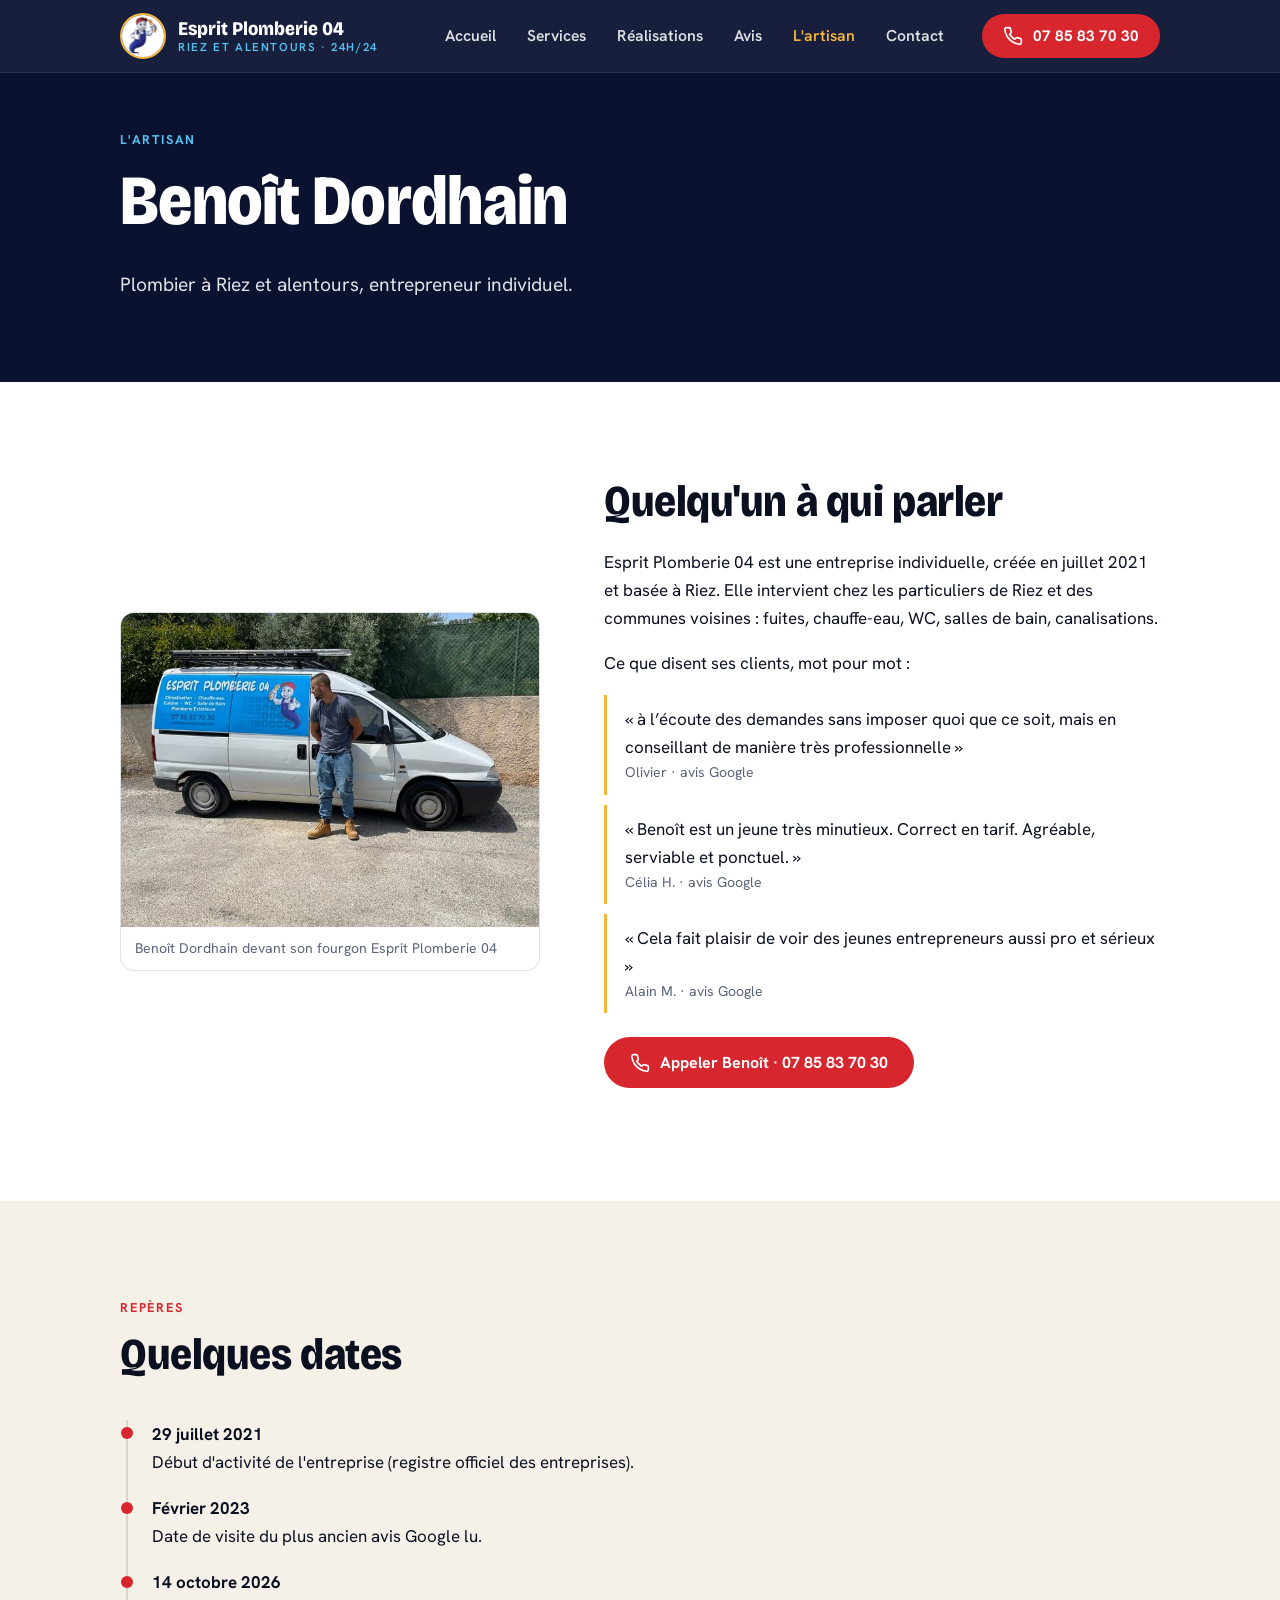
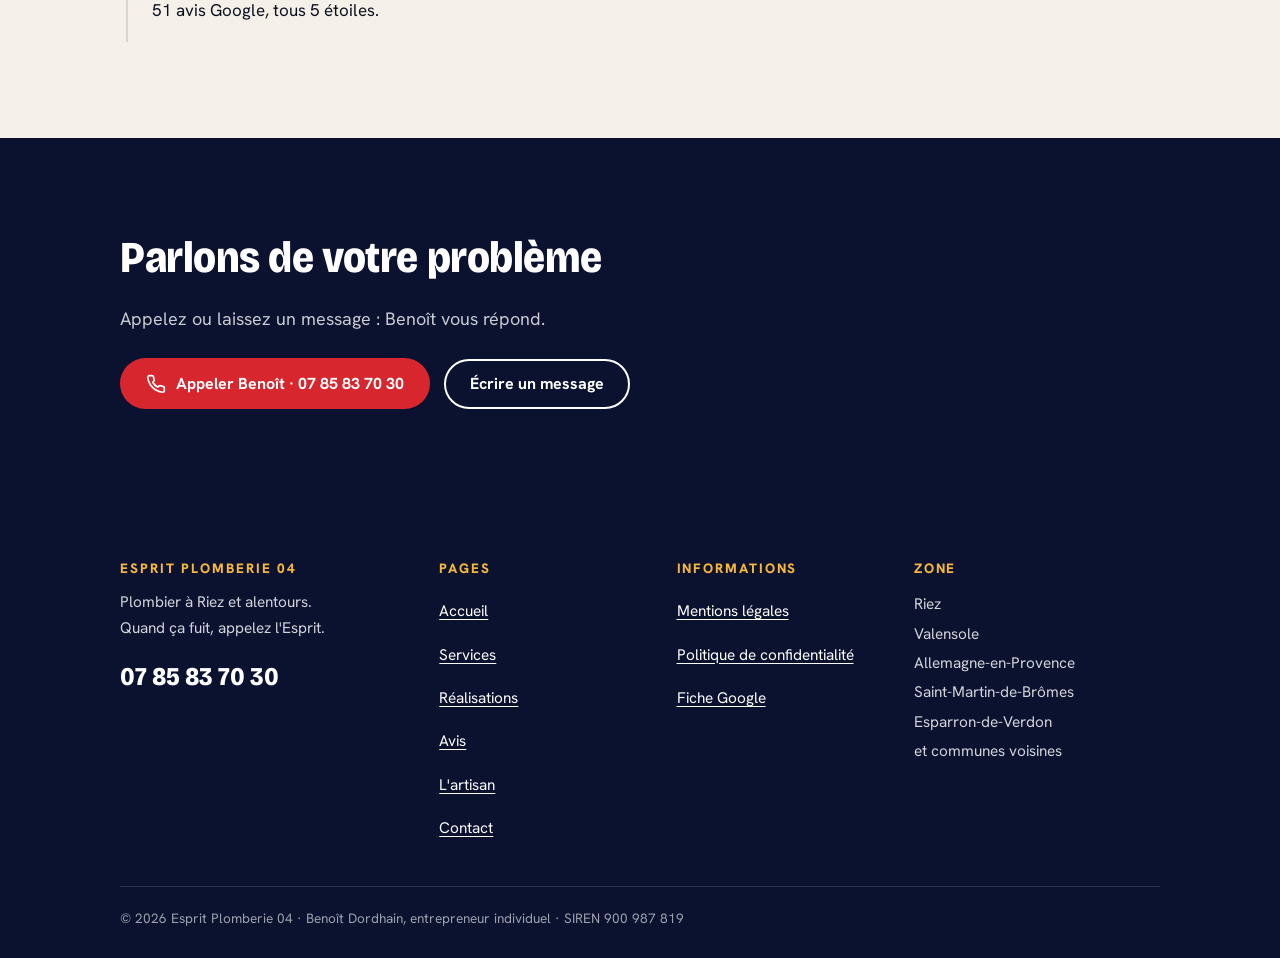
<file: artisan.html>
<!doctype html>
<html lang="fr"><head><meta charset="utf-8"><meta name="viewport" content="width=device-width, initial-scale=1"><title>Benoît Dordhain, plombier à Riez et alentours | Esprit Plomberie 04</title><meta name="description" content="Rencontrez Benoît Dordhain, plombier à Riez et alentours : ce que disent ses clients, où il intervient."><meta name="theme-color" content="#0A1230"><meta name="robots" content="noindex, nofollow"><meta property="og:title" content="Benoît Dordhain, plombier à Riez et alentours | Esprit Plomberie 04"><meta property="og:description" content="Rencontrez Benoît Dordhain, plombier à Riez et alentours : ce que disent ses clients, où il intervient."><meta property="og:type" content="website"><link rel="icon" href="logo.jpg"><link rel="preconnect" href="https://fonts.googleapis.com"><link rel="preconnect" href="https://fonts.gstatic.com" crossorigin><link rel="stylesheet" href="https://fonts.googleapis.com/css2?family=Bricolage+Grotesque:opsz,wdth,wght@12..96,75..100,200..800&family=Hanken+Grotesk:wght@400;500;700&display=swap"><link rel="stylesheet" href="style.css?v=1"></head><body class=""><a class="skip" href="#contenu">Aller au contenu</a><header class="nav"><div class="wrap"><a class="logo" href="index.html"><img src="logo.jpg" width="46" height="46" alt="Mascotte d'Esprit Plomberie 04"><span>Esprit Plomberie 04<small>Riez et alentours · 24h/24</small></span></a><button class="nav-toggle" type="button" aria-expanded="false" aria-controls="menu">Menu</button><ul class="menu" id="menu"><li><a href="index.html">Accueil</a></li><li><a href="services.html">Services</a></li><li><a href="realisations.html">Réalisations</a></li><li><a href="avis.html">Avis</a></li><li><a href="artisan.html" aria-current="page">L&#x27;artisan</a></li><li><a href="contact.html">Contact</a></li></ul><a class="btn btn-rouge" href="tel:+33785837030"><svg viewBox="0 0 24 24" fill="none" stroke="currentColor" stroke-width="2" stroke-linecap="round" stroke-linejoin="round" aria-hidden="true"><path d="M22 16.92v3a2 2 0 0 1-2.18 2 19.79 19.79 0 0 1-8.63-3.07 19.5 19.5 0 0 1-6-6 19.79 19.79 0 0 1-3.07-8.67A2 2 0 0 1 4.11 2h3a2 2 0 0 1 2 1.72c.13.96.36 1.9.7 2.81a2 2 0 0 1-.45 2.11L8.09 9.91a16 16 0 0 0 6 6l1.27-1.27a2 2 0 0 1 2.11-.45c.91.34 1.85.57 2.81.7A2 2 0 0 1 22 16.92z"/></svg> 07 85 83 70 30</a></div></header><main id="contenu"><section class="hero hero-court"><div class="wrap"><div class="hero-in"><span class="eyebrow">L&#x27;artisan</span><h1>Benoît Dordhain</h1><p class="lead">Plombier à Riez et alentours, entrepreneur individuel.</p></div></div></section><section class="section bg-blanc"><div class="wrap"><div class="duo"><figure class="portrait reveal" style="margin:0"><img src="t-14-benoit-devant-fourgon.jpg" width="640" height="480" alt="Benoît Dordhain devant son fourgon Esprit Plomberie 04"><figcaption>Benoît Dordhain devant son fourgon Esprit Plomberie 04</figcaption></figure><div class="reveal"><h2>Quelqu'un à qui parler</h2><p>Esprit Plomberie 04 est une entreprise individuelle, créée en juillet 2021 et basée à Riez. Elle intervient chez les particuliers de Riez et des communes voisines : fuites, chauffe-eau, WC, salles de bain, canalisations.</p><p>Ce que disent ses clients, mot pour mot :</p><ul class="citations"><li>« à l’écoute des demandes sans imposer quoi que ce soit, mais en conseillant de manière très professionnelle »<cite>Olivier · avis Google</cite></li><li>« Benoît est un jeune très minutieux. Correct en tarif. Agréable, serviable et ponctuel. »<cite>Célia H. · avis Google</cite></li><li>« Cela fait plaisir de voir des jeunes entrepreneurs aussi pro et sérieux »<cite>Alain M. · avis Google</cite></li></ul><p><a class="btn btn-rouge" href="tel:+33785837030"><svg viewBox="0 0 24 24" fill="none" stroke="currentColor" stroke-width="2" stroke-linecap="round" stroke-linejoin="round" aria-hidden="true"><path d="M22 16.92v3a2 2 0 0 1-2.18 2 19.79 19.79 0 0 1-8.63-3.07 19.5 19.5 0 0 1-6-6 19.79 19.79 0 0 1-3.07-8.67A2 2 0 0 1 4.11 2h3a2 2 0 0 1 2 1.72c.13.96.36 1.9.7 2.81a2 2 0 0 1-.45 2.11L8.09 9.91a16 16 0 0 0 6 6l1.27-1.27a2 2 0 0 1 2.11-.45c.91.34 1.85.57 2.81.7A2 2 0 0 1 22 16.92z"/></svg> Appeler Benoît · 07 85 83 70 30</a></p></div></div></div></section><section class="section bg-faience"><div class="wrap"><div class="section-head reveal"><span class="eyebrow">Repères</span><h2>Quelques dates</h2></div><ul class="dates reveal"><li><b>29 juillet 2021</b>Début d'activité de l'entreprise (registre officiel des entreprises).</li><li><b>Février 2023</b>Date de visite du plus ancien avis Google lu.</li><li><b>14 octobre 2026</b>51 avis Google, tous 5 étoiles.</li></ul></div></section><section class="section bg-nuit"><div class="wrap reveal"><div class="section-head" style="margin-bottom:24px"><h2>Parlons de votre problème</h2><p>Appelez ou laissez un message : Benoît vous répond.</p></div><div class="cta-row"><a class="btn btn-rouge" href="tel:+33785837030"><svg viewBox="0 0 24 24" fill="none" stroke="currentColor" stroke-width="2" stroke-linecap="round" stroke-linejoin="round" aria-hidden="true"><path d="M22 16.92v3a2 2 0 0 1-2.18 2 19.79 19.79 0 0 1-8.63-3.07 19.5 19.5 0 0 1-6-6 19.79 19.79 0 0 1-3.07-8.67A2 2 0 0 1 4.11 2h3a2 2 0 0 1 2 1.72c.13.96.36 1.9.7 2.81a2 2 0 0 1-.45 2.11L8.09 9.91a16 16 0 0 0 6 6l1.27-1.27a2 2 0 0 1 2.11-.45c.91.34 1.85.57 2.81.7A2 2 0 0 1 22 16.92z"/></svg> Appeler Benoît · 07 85 83 70 30</a><a class="btn btn-ligne" href="contact.html">Écrire un message</a></div></div></section></main><footer class="pied"><div class="wrap"><div class="pied-grille"><div><h3>Esprit Plomberie 04</h3><p>Plombier à Riez et alentours.<br>Quand ça fuit, appelez l'Esprit.</p><a class="tel" href="tel:+33785837030">07 85 83 70 30</a></div><div><h3>Pages</h3><ul><li><a href="index.html">Accueil</a></li><li><a href="services.html">Services</a></li><li><a href="realisations.html">Réalisations</a></li><li><a href="avis.html">Avis</a></li><li><a href="artisan.html">L&#x27;artisan</a></li><li><a href="contact.html">Contact</a></li></ul></div><div><h3>Informations</h3><ul><li><a href="mentions-legales.html">Mentions légales</a></li><li><a href="confidentialite.html">Politique de confidentialité</a></li><li><a href="https://www.google.com/maps?cid=15650577157142781987" target="_blank" rel="noopener noreferrer">Fiche Google</a></li></ul></div><div><h3>Zone</h3><ul><li>Riez</li><li>Valensole</li><li>Allemagne-en-Provence</li><li>Saint-Martin-de-Brômes</li><li>Esparron-de-Verdon</li><li>et communes voisines</li></ul></div></div><div class="pied-bas">© 2026 Esprit Plomberie 04 · Benoît Dordhain, entrepreneur individuel · SIREN 900 987 819</div></div></footer><a class="btn btn-rouge appel-flottant" href="tel:+33785837030"><svg viewBox="0 0 24 24" fill="none" stroke="currentColor" stroke-width="2" stroke-linecap="round" stroke-linejoin="round" aria-hidden="true"><path d="M22 16.92v3a2 2 0 0 1-2.18 2 19.79 19.79 0 0 1-8.63-3.07 19.5 19.5 0 0 1-6-6 19.79 19.79 0 0 1-3.07-8.67A2 2 0 0 1 4.11 2h3a2 2 0 0 1 2 1.72c.13.96.36 1.9.7 2.81a2 2 0 0 1-.45 2.11L8.09 9.91a16 16 0 0 0 6 6l1.27-1.27a2 2 0 0 1 2.11-.45c.91.34 1.85.57 2.81.7A2 2 0 0 1 22 16.92z"/></svg> Appeler</a><script src="main.js?v=1" defer></script></body></html>
</file>
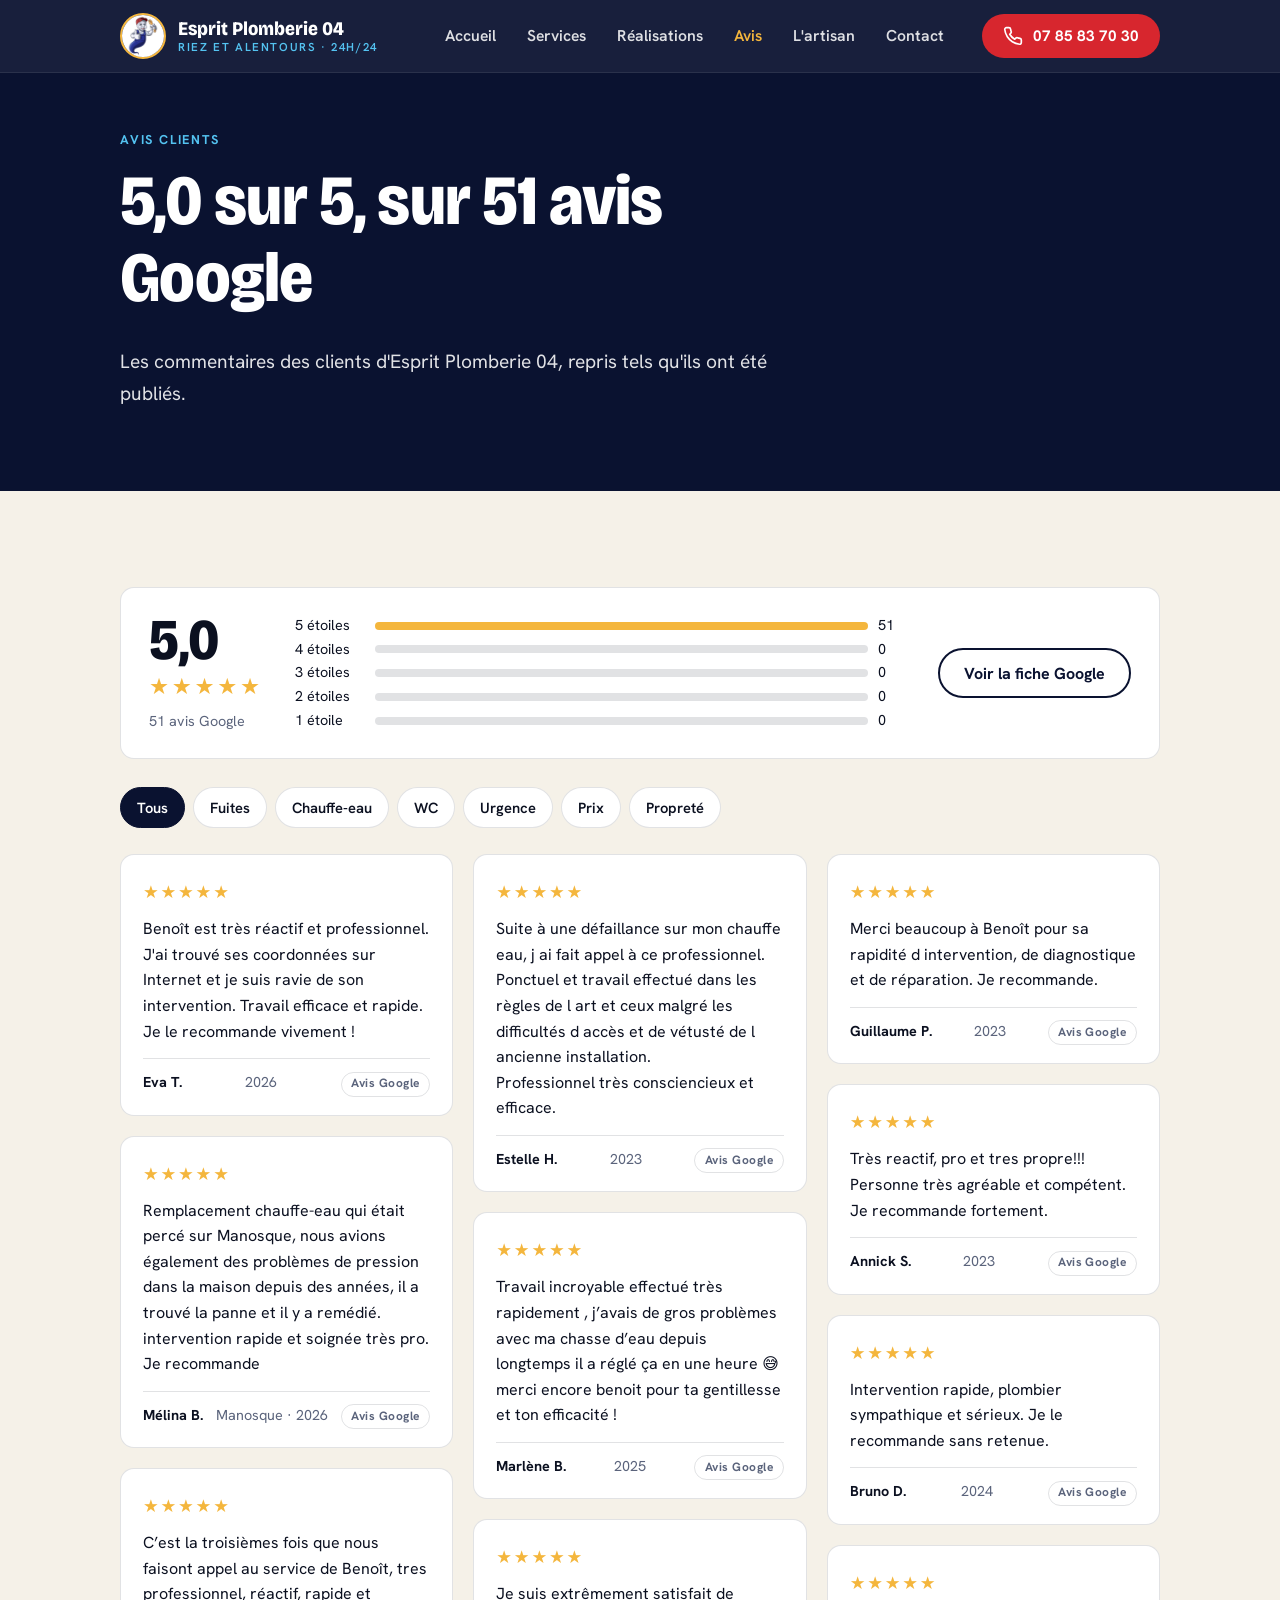
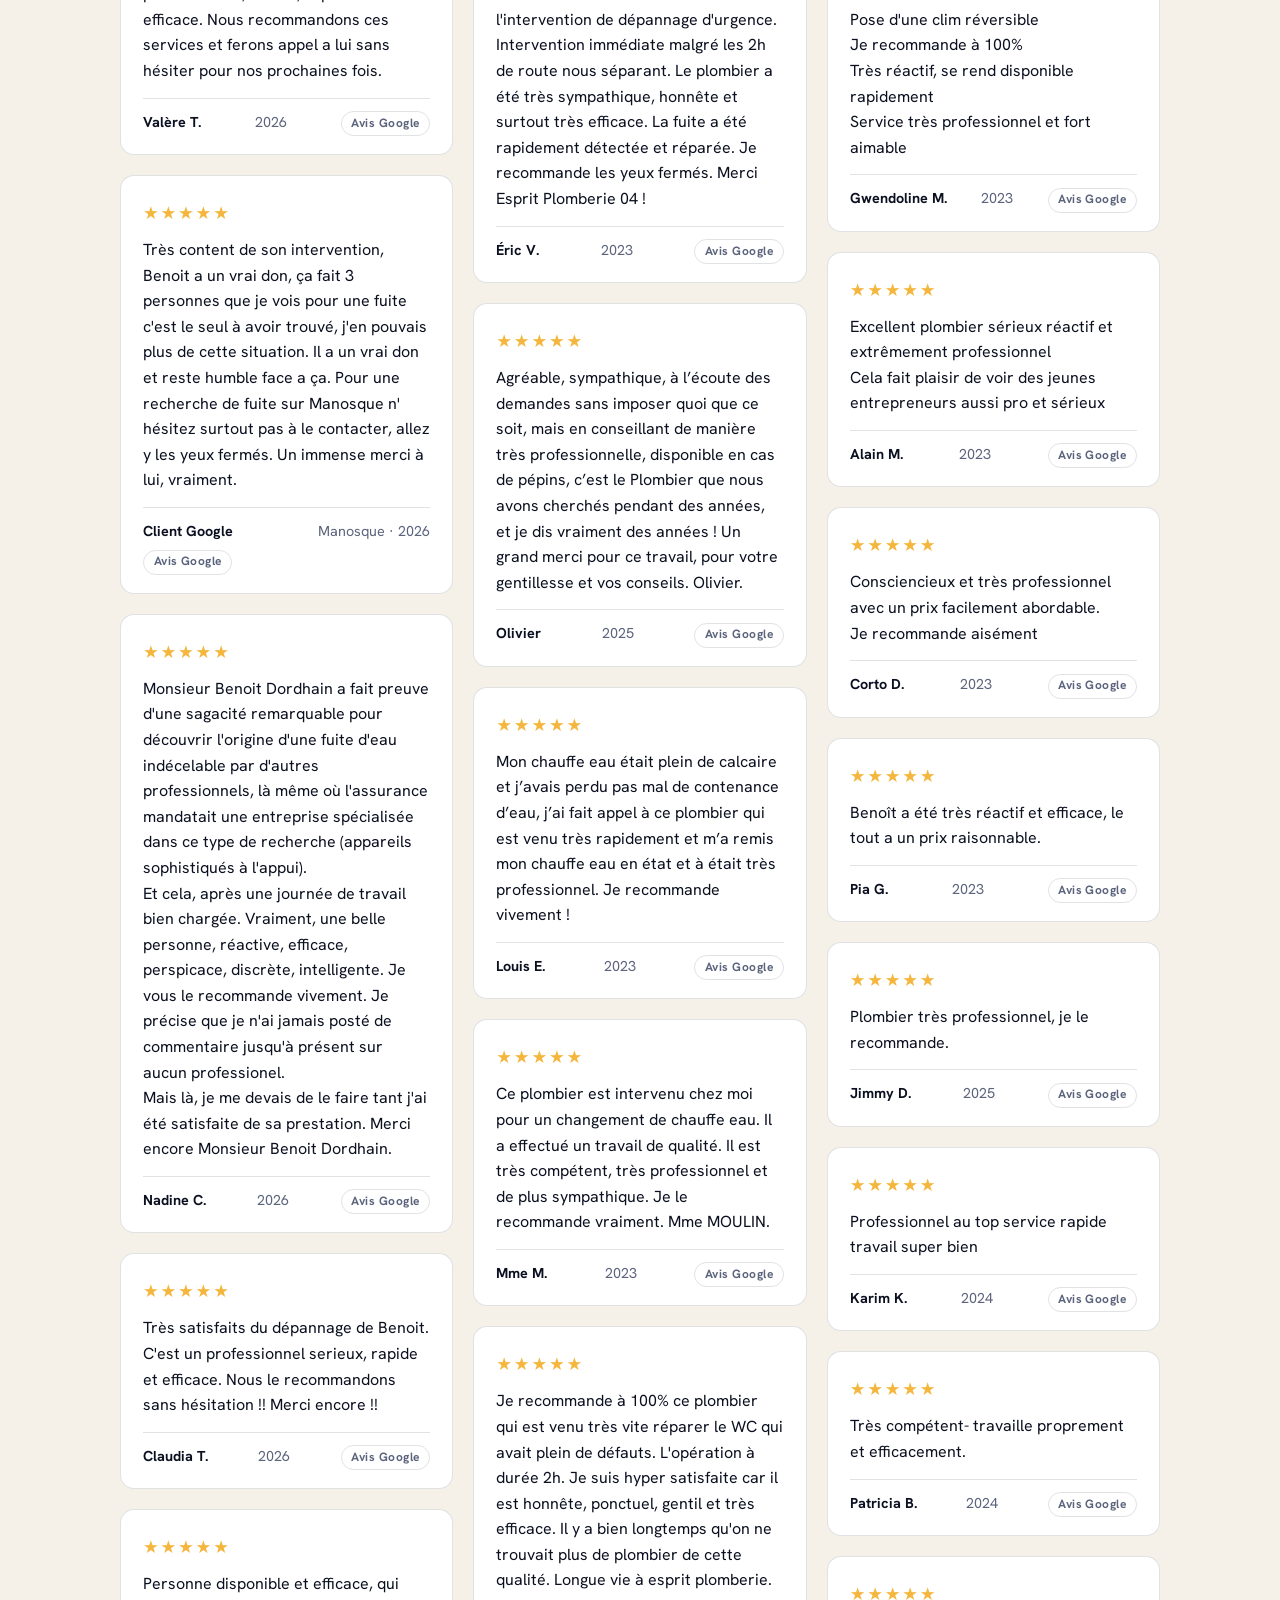
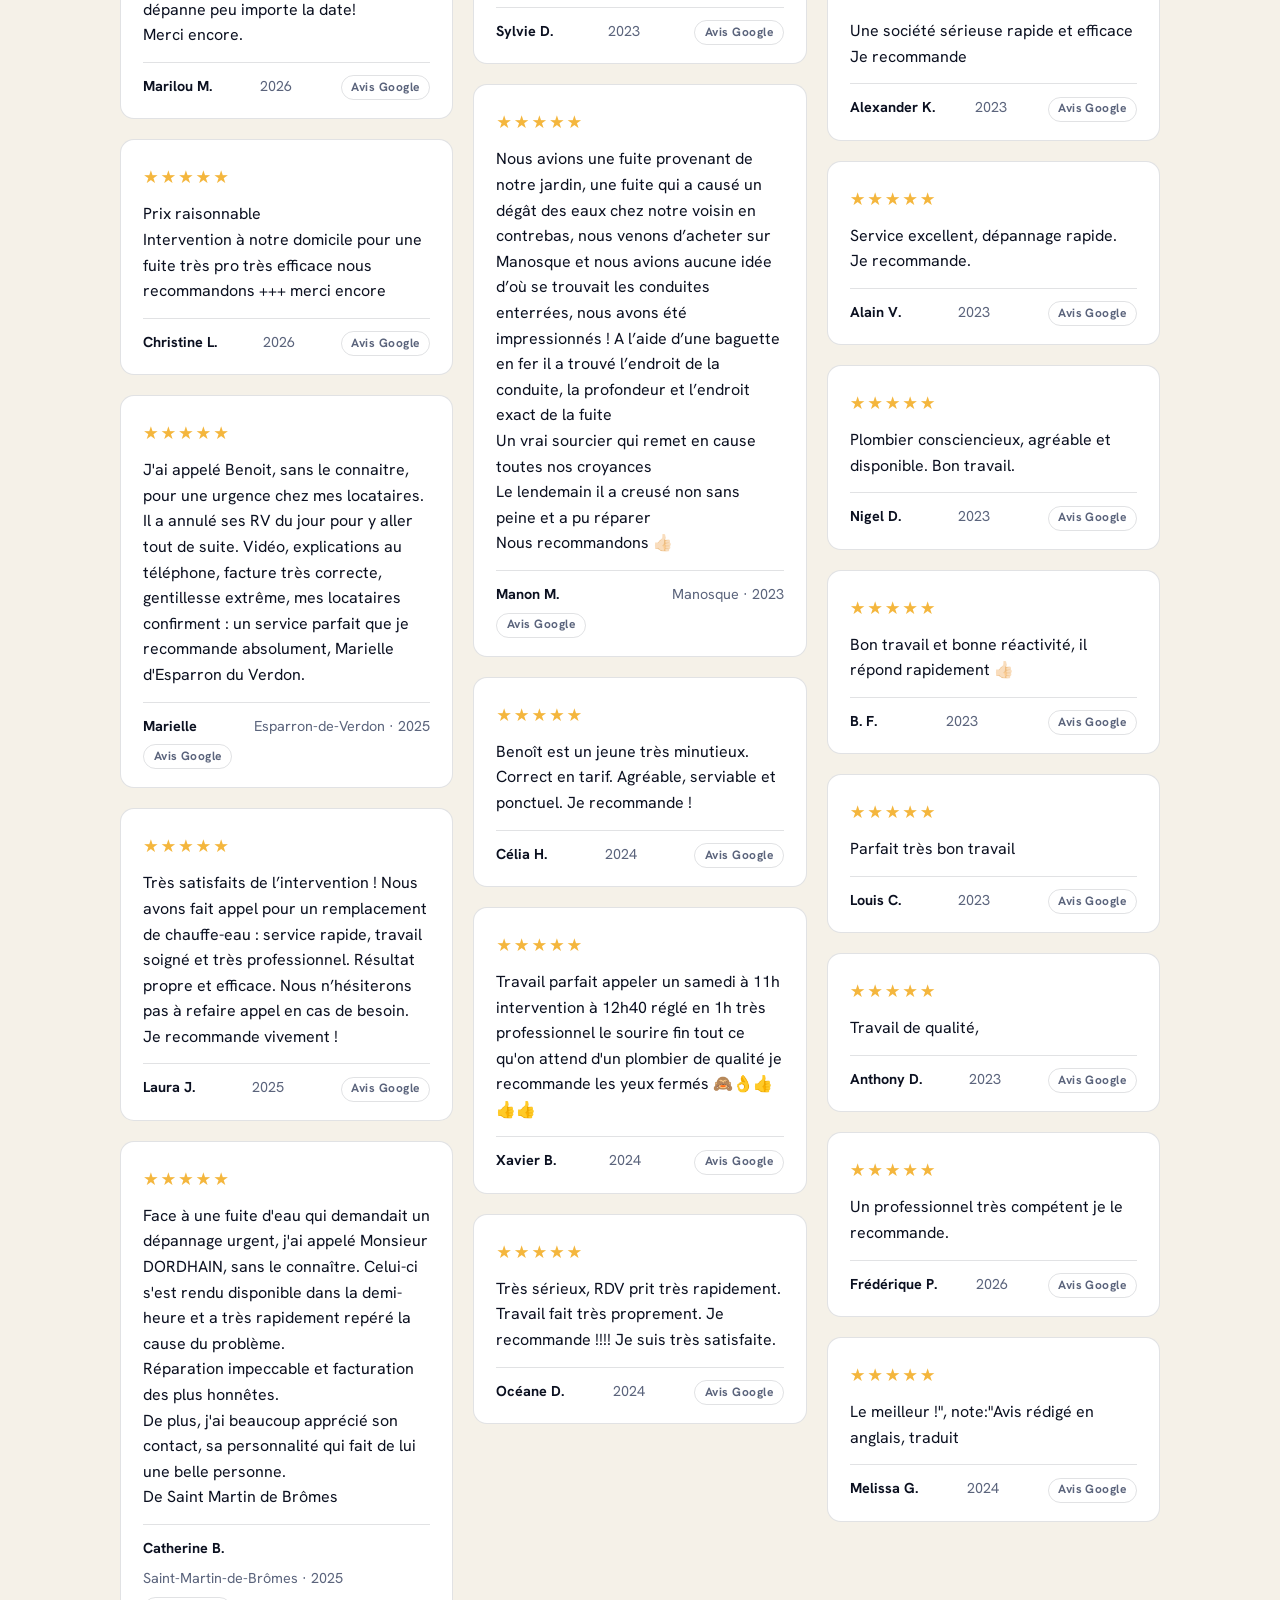
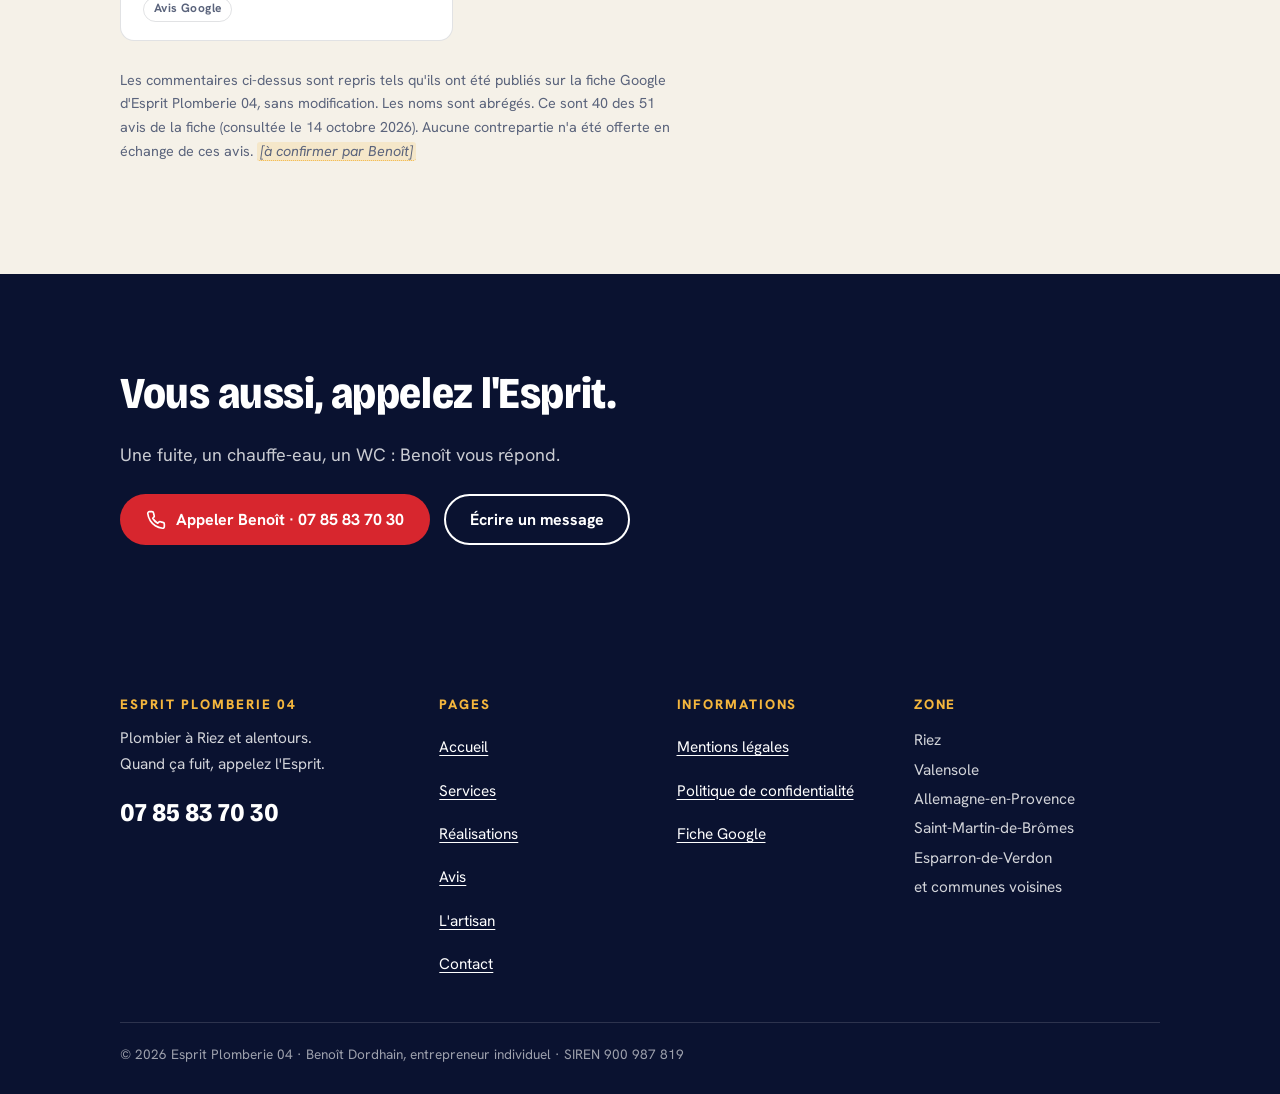
<file: avis.html>
<!doctype html>
<html lang="fr"><head><meta charset="utf-8"><meta name="viewport" content="width=device-width, initial-scale=1"><title>Avis clients : 5,0/5 sur 51 avis Google | Esprit Plomberie 04</title><meta name="description" content="Les commentaires des clients d&#x27;Esprit Plomberie 04, plombier à Riez et alentours : fuites, chauffe-eau, dépannages."><meta name="theme-color" content="#0A1230"><meta name="robots" content="noindex, nofollow"><meta property="og:title" content="Avis clients : 5,0/5 sur 51 avis Google | Esprit Plomberie 04"><meta property="og:description" content="Les commentaires des clients d&#x27;Esprit Plomberie 04, plombier à Riez et alentours : fuites, chauffe-eau, dépannages."><meta property="og:type" content="website"><link rel="icon" href="logo.jpg"><link rel="preconnect" href="https://fonts.googleapis.com"><link rel="preconnect" href="https://fonts.gstatic.com" crossorigin><link rel="stylesheet" href="https://fonts.googleapis.com/css2?family=Bricolage+Grotesque:opsz,wdth,wght@12..96,75..100,200..800&family=Hanken+Grotesk:wght@400;500;700&display=swap"><link rel="stylesheet" href="style.css?v=1"></head><body class=""><a class="skip" href="#contenu">Aller au contenu</a><header class="nav"><div class="wrap"><a class="logo" href="index.html"><img src="logo.jpg" width="46" height="46" alt="Mascotte d'Esprit Plomberie 04"><span>Esprit Plomberie 04<small>Riez et alentours · 24h/24</small></span></a><button class="nav-toggle" type="button" aria-expanded="false" aria-controls="menu">Menu</button><ul class="menu" id="menu"><li><a href="index.html">Accueil</a></li><li><a href="services.html">Services</a></li><li><a href="realisations.html">Réalisations</a></li><li><a href="avis.html" aria-current="page">Avis</a></li><li><a href="artisan.html">L&#x27;artisan</a></li><li><a href="contact.html">Contact</a></li></ul><a class="btn btn-rouge" href="tel:+33785837030"><svg viewBox="0 0 24 24" fill="none" stroke="currentColor" stroke-width="2" stroke-linecap="round" stroke-linejoin="round" aria-hidden="true"><path d="M22 16.92v3a2 2 0 0 1-2.18 2 19.79 19.79 0 0 1-8.63-3.07 19.5 19.5 0 0 1-6-6 19.79 19.79 0 0 1-3.07-8.67A2 2 0 0 1 4.11 2h3a2 2 0 0 1 2 1.72c.13.96.36 1.9.7 2.81a2 2 0 0 1-.45 2.11L8.09 9.91a16 16 0 0 0 6 6l1.27-1.27a2 2 0 0 1 2.11-.45c.91.34 1.85.57 2.81.7A2 2 0 0 1 22 16.92z"/></svg> 07 85 83 70 30</a></div></header><main id="contenu"><section class="hero hero-court"><div class="wrap"><div class="hero-in"><span class="eyebrow">Avis clients</span><h1>5,0 sur 5, sur 51 avis Google</h1><p class="lead">Les commentaires des clients d&#x27;Esprit Plomberie 04, repris tels qu&#x27;ils ont été publiés.</p></div></div></section><section class="section bg-faience"><div class="wrap"><div class="note-avis"><div><span class="gros">5,0</span><span class="stars" aria-hidden="true">★★★★★</span><span style="color:var(--brume);font-size:.9rem">51 avis Google</span></div><ul class="histo"><li><span>5 étoiles</span><span class="barre"><i style="width:100%"></i></span><span>51</span></li><li><span>4 étoiles</span><span class="barre"><i style="width:0%"></i></span><span>0</span></li><li><span>3 étoiles</span><span class="barre"><i style="width:0%"></i></span><span>0</span></li><li><span>2 étoiles</span><span class="barre"><i style="width:0%"></i></span><span>0</span></li><li><span>1 étoile</span><span class="barre"><i style="width:0%"></i></span><span>0</span></li></ul><a class="btn btn-ligne-sombre" href="https://www.google.com/maps?cid=15650577157142781987" target="_blank" rel="noopener noreferrer">Voir la fiche Google</a></div><ul class="filtres" data-filtres="#mur"><li><button type="button" data-f="tout" aria-pressed="true">Tous</button></li><li><button type="button" data-f="fuites" aria-pressed="false">Fuites</button></li><li><button type="button" data-f="chauffe-eau" aria-pressed="false">Chauffe-eau</button></li><li><button type="button" data-f="wc" aria-pressed="false">WC</button></li><li><button type="button" data-f="urgence" aria-pressed="false">Urgence</button></li><li><button type="button" data-f="prix" aria-pressed="false">Prix</button></li><li><button type="button" data-f="propreté" aria-pressed="false">Propreté</button></li></ul><ul class="avis-mur" id="mur"><li data-cat="urgence"><article class="avis"><span class="stars" role="img" aria-label="5 étoiles sur 5">★★★★★</span><p>Benoît est très réactif et professionnel. J&#x27;ai trouvé ses coordonnées sur Internet et je suis ravie de son intervention. Travail efficace et rapide. Je le recommande vivement !</p><footer><b>Eva T.</b><span>2026</span><span class="badge-google">Avis Google</span></footer></article></li><li data-cat="chauffe-eau fuites"><article class="avis"><span class="stars" role="img" aria-label="5 étoiles sur 5">★★★★★</span><p>Remplacement chauffe-eau qui était percé sur Manosque, nous avions également des problèmes de pression dans la maison depuis des années, il a trouvé la panne et il y a remédié. intervention rapide et soignée très pro.
Je recommande</p><footer><b>Mélina B.</b><span>Manosque · 2026</span><span class="badge-google">Avis Google</span></footer></article></li><li data-cat="fidélité"><article class="avis"><span class="stars" role="img" aria-label="5 étoiles sur 5">★★★★★</span><p>C’est la troisièmes fois que nous faisont appel au service de Benoît, tres professionnel, réactif, rapide et efficace. Nous recommandons ces services et ferons appel a lui sans hésiter pour nos prochaines fois.</p><footer><b>Valère T.</b><span>2026</span><span class="badge-google">Avis Google</span></footer></article></li><li data-cat="fuites"><article class="avis"><span class="stars" role="img" aria-label="5 étoiles sur 5">★★★★★</span><p>Très content de son intervention, Benoit a un vrai don, ça fait 3 personnes que je vois pour une fuite c&#x27;est le seul à avoir trouvé, j&#x27;en pouvais plus de cette situation. Il a un vrai don et reste humble face a ça. Pour une recherche de fuite sur Manosque n&#x27; hésitez surtout pas à le contacter, allez y les yeux fermés. Un immense merci à lui, vraiment.</p><footer><b>Client Google</b><span>Manosque · 2026</span><span class="badge-google">Avis Google</span></footer></article></li><li data-cat="fuites"><article class="avis"><span class="stars" role="img" aria-label="5 étoiles sur 5">★★★★★</span><p>Monsieur Benoit Dordhain a fait preuve d&#x27;une sagacité remarquable pour découvrir l&#x27;origine d&#x27;une fuite d&#x27;eau indécelable par d&#x27;autres professionnels, là même où l&#x27;assurance mandatait une entreprise spécialisée dans ce type de recherche (appareils sophistiqués à l&#x27;appui).
Et cela, après une journée de travail bien chargée. Vraiment, une belle personne, réactive, efficace, perspicace, discrète, intelligente. Je vous le recommande vivement. Je précise que je n&#x27;ai jamais posté de commentaire jusqu&#x27;à présent sur aucun professionel.
Mais là, je me devais de le faire tant j&#x27;ai été satisfaite de sa prestation. Merci encore Monsieur Benoit Dordhain.</p><footer><b>Nadine C.</b><span>2026</span><span class="badge-google">Avis Google</span></footer></article></li><li data-cat="urgence"><article class="avis"><span class="stars" role="img" aria-label="5 étoiles sur 5">★★★★★</span><p>Très satisfaits du dépannage de Benoit. C&#x27;est un professionnel serieux, rapide et efficace. Nous le recommandons sans hésitation !! Merci encore !!</p><footer><b>Claudia T.</b><span>2026</span><span class="badge-google">Avis Google</span></footer></article></li><li data-cat="urgence"><article class="avis"><span class="stars" role="img" aria-label="5 étoiles sur 5">★★★★★</span><p>Personne disponible et efficace, qui dépanne peu importe la date!
Merci encore.</p><footer><b>Marilou M.</b><span>2026</span><span class="badge-google">Avis Google</span></footer></article></li><li data-cat="fuites prix"><article class="avis"><span class="stars" role="img" aria-label="5 étoiles sur 5">★★★★★</span><p>Prix raisonnable
Intervention à notre domicile pour une fuite très pro très efficace nous recommandons +++ merci encore</p><footer><b>Christine L.</b><span>2026</span><span class="badge-google">Avis Google</span></footer></article></li><li data-cat="urgence prix"><article class="avis"><span class="stars" role="img" aria-label="5 étoiles sur 5">★★★★★</span><p>J&#x27;ai appelé Benoit, sans le connaitre, pour une urgence chez mes locataires. Il a annulé ses RV du jour pour y aller tout de suite. Vidéo, explications au téléphone, facture très correcte, gentillesse extrême, mes locataires confirment : un service parfait que je recommande absolument, Marielle d&#x27;Esparron du Verdon.</p><footer><b>Marielle</b><span>Esparron-de-Verdon · 2025</span><span class="badge-google">Avis Google</span></footer></article></li><li data-cat="chauffe-eau"><article class="avis"><span class="stars" role="img" aria-label="5 étoiles sur 5">★★★★★</span><p>Très satisfaits de l’intervention ! Nous avons fait appel pour un remplacement de chauffe-eau : service rapide, travail soigné et très professionnel. Résultat propre et efficace. Nous n’hésiterons pas à refaire appel en cas de besoin. Je recommande vivement !</p><footer><b>Laura J.</b><span>2025</span><span class="badge-google">Avis Google</span></footer></article></li><li data-cat="urgence fuites prix"><article class="avis"><span class="stars" role="img" aria-label="5 étoiles sur 5">★★★★★</span><p>Face à une fuite d&#x27;eau qui demandait un dépannage urgent, j&#x27;ai appelé Monsieur DORDHAIN, sans le connaître. Celui-ci s&#x27;est rendu disponible dans la demi-heure et a très rapidement repéré la cause du problème.
Réparation impeccable et facturation des plus honnêtes.
De plus, j&#x27;ai beaucoup apprécié son contact, sa personnalité qui fait de lui une belle personne.
De Saint Martin de Brômes</p><footer><b>Catherine B.</b><span>Saint-Martin-de-Brômes · 2025</span><span class="badge-google">Avis Google</span></footer></article></li><li data-cat="chauffe-eau"><article class="avis"><span class="stars" role="img" aria-label="5 étoiles sur 5">★★★★★</span><p>Suite à une défaillance sur mon chauffe eau, j ai fait appel à ce professionnel.
Ponctuel et travail effectué dans les règles de l art et ceux malgré les difficultés d accès et de vétusté de l ancienne installation.
Professionnel très consciencieux et efficace.</p><footer><b>Estelle H.</b><span>2023</span><span class="badge-google">Avis Google</span></footer></article></li><li data-cat="wc"><article class="avis"><span class="stars" role="img" aria-label="5 étoiles sur 5">★★★★★</span><p>Travail incroyable effectué très rapidement , j’avais de gros problèmes avec ma chasse d’eau depuis longtemps il a réglé ça en une heure 😅 merci encore benoit pour ta gentillesse et ton efficacité !</p><footer><b>Marlène B.</b><span>2025</span><span class="badge-google">Avis Google</span></footer></article></li><li data-cat="urgence fuites"><article class="avis"><span class="stars" role="img" aria-label="5 étoiles sur 5">★★★★★</span><p>Je suis extrêmement satisfait de l&#x27;intervention de dépannage d&#x27;urgence. Intervention immédiate malgré les 2h de route nous séparant. Le plombier a été très sympathique, honnête et surtout très efficace. La fuite a été rapidement détectée et réparée. Je recommande les yeux fermés. Merci Esprit Plomberie 04 !</p><footer><b>Éric V.</b><span>2023</span><span class="badge-google">Avis Google</span></footer></article></li><li data-cat="conseil"><article class="avis"><span class="stars" role="img" aria-label="5 étoiles sur 5">★★★★★</span><p>Agréable, sympathique, à l’écoute des demandes sans imposer quoi que ce soit, mais en conseillant de manière très professionnelle, disponible en cas de pépins, c’est le Plombier que nous avons cherchés pendant des années, et je dis vraiment des années ! Un grand merci pour ce travail, pour votre gentillesse et vos conseils. Olivier.</p><footer><b>Olivier</b><span>2025</span><span class="badge-google">Avis Google</span></footer></article></li><li data-cat="chauffe-eau"><article class="avis"><span class="stars" role="img" aria-label="5 étoiles sur 5">★★★★★</span><p>Mon chauffe eau était plein de calcaire et j’avais perdu pas mal de contenance d’eau, j’ai fait appel à ce plombier qui est venu très rapidement et m’a remis mon chauffe eau en état et à était très professionnel. Je recommande vivement !</p><footer><b>Louis E.</b><span>2023</span><span class="badge-google">Avis Google</span></footer></article></li><li data-cat="chauffe-eau"><article class="avis"><span class="stars" role="img" aria-label="5 étoiles sur 5">★★★★★</span><p>Ce plombier est intervenu chez moi pour un changement de chauffe eau. Il a effectué un travail de qualité. Il est très compétent, très professionnel et de plus sympathique. Je le recommande vraiment. Mme MOULIN.</p><footer><b>Mme M.</b><span>2023</span><span class="badge-google">Avis Google</span></footer></article></li><li data-cat="wc"><article class="avis"><span class="stars" role="img" aria-label="5 étoiles sur 5">★★★★★</span><p>Je recommande à 100% ce plombier qui est venu très vite réparer le WC qui avait plein de défauts. L&#x27;opération à durée 2h. Je suis hyper satisfaite car il est honnête, ponctuel, gentil et très efficace. Il y a bien longtemps qu&#x27;on ne trouvait plus de plombier de cette qualité. Longue vie à esprit plomberie.</p><footer><b>Sylvie D.</b><span>2023</span><span class="badge-google">Avis Google</span></footer></article></li><li data-cat="fuites"><article class="avis"><span class="stars" role="img" aria-label="5 étoiles sur 5">★★★★★</span><p>Nous avions une fuite provenant de notre jardin, une fuite qui a causé un dégât des eaux chez notre voisin en contrebas, nous venons d’acheter sur Manosque et nous avions aucune idée d’où se trouvait les conduites enterrées, nous avons été impressionnés ! A l’aide d’une baguette en fer il a trouvé l’endroit de la conduite, la profondeur et l’endroit exact de la fuite
Un vrai sourcier qui remet en cause toutes nos croyances
Le lendemain il a creusé non sans peine et a pu réparer
Nous recommandons 👍🏻</p><footer><b>Manon M.</b><span>Manosque · 2023</span><span class="badge-google">Avis Google</span></footer></article></li><li data-cat="prix"><article class="avis"><span class="stars" role="img" aria-label="5 étoiles sur 5">★★★★★</span><p>Benoît est un jeune très minutieux. Correct en tarif. Agréable, serviable et ponctuel. Je recommande !</p><footer><b>Célia H.</b><span>2024</span><span class="badge-google">Avis Google</span></footer></article></li><li data-cat="urgence"><article class="avis"><span class="stars" role="img" aria-label="5 étoiles sur 5">★★★★★</span><p>Travail parfait appeler un samedi à 11h intervention à 12h40 réglé en 1h très professionnel le sourire fin tout ce qu&#x27;on attend d&#x27;un plombier de qualité je recommande les yeux fermés 🙈👌👍👍👍</p><footer><b>Xavier B.</b><span>2024</span><span class="badge-google">Avis Google</span></footer></article></li><li data-cat="propreté"><article class="avis"><span class="stars" role="img" aria-label="5 étoiles sur 5">★★★★★</span><p>Très sérieux, RDV prit très rapidement. Travail fait très proprement. Je recommande !!!! Je suis très satisfaite.</p><footer><b>Océane D.</b><span>2024</span><span class="badge-google">Avis Google</span></footer></article></li><li data-cat="urgence"><article class="avis"><span class="stars" role="img" aria-label="5 étoiles sur 5">★★★★★</span><p>Merci beaucoup à Benoît pour sa rapidité d intervention, de diagnostique et de réparation. Je recommande.</p><footer><b>Guillaume P.</b><span>2023</span><span class="badge-google">Avis Google</span></footer></article></li><li data-cat="propreté"><article class="avis"><span class="stars" role="img" aria-label="5 étoiles sur 5">★★★★★</span><p>Très reactif, pro et tres propre!!! Personne très agréable et compétent. Je recommande fortement.</p><footer><b>Annick S.</b><span>2023</span><span class="badge-google">Avis Google</span></footer></article></li><li data-cat=""><article class="avis"><span class="stars" role="img" aria-label="5 étoiles sur 5">★★★★★</span><p>Intervention rapide, plombier sympathique et sérieux. Je le recommande sans retenue.</p><footer><b>Bruno D.</b><span>2024</span><span class="badge-google">Avis Google</span></footer></article></li><li data-cat="clim"><article class="avis"><span class="stars" role="img" aria-label="5 étoiles sur 5">★★★★★</span><p>Pose d&#x27;une clim réversible
Je recommande à 100%
Très réactif, se rend disponible rapidement
Service très professionnel et fort aimable</p><footer><b>Gwendoline M.</b><span>2023</span><span class="badge-google">Avis Google</span></footer></article></li><li data-cat=""><article class="avis"><span class="stars" role="img" aria-label="5 étoiles sur 5">★★★★★</span><p>Excellent plombier sérieux réactif et extrêmement professionnel
Cela fait plaisir de voir des jeunes entrepreneurs aussi pro et sérieux</p><footer><b>Alain M.</b><span>2023</span><span class="badge-google">Avis Google</span></footer></article></li><li data-cat="prix"><article class="avis"><span class="stars" role="img" aria-label="5 étoiles sur 5">★★★★★</span><p>Consciencieux et très professionnel avec un prix facilement abordable.
Je recommande aisément</p><footer><b>Corto D.</b><span>2023</span><span class="badge-google">Avis Google</span></footer></article></li><li data-cat="prix fuites"><article class="avis"><span class="stars" role="img" aria-label="5 étoiles sur 5">★★★★★</span><p>Benoît a été très réactif et efficace, le tout a un prix raisonnable.</p><footer><b>Pia G.</b><span>2023</span><span class="badge-google">Avis Google</span></footer></article></li><li data-cat=""><article class="avis"><span class="stars" role="img" aria-label="5 étoiles sur 5">★★★★★</span><p>Plombier très professionnel, je le recommande.</p><footer><b>Jimmy D.</b><span>2025</span><span class="badge-google">Avis Google</span></footer></article></li><li data-cat=""><article class="avis"><span class="stars" role="img" aria-label="5 étoiles sur 5">★★★★★</span><p>Professionnel au top service rapide travail super bien</p><footer><b>Karim K.</b><span>2024</span><span class="badge-google">Avis Google</span></footer></article></li><li data-cat="propreté"><article class="avis"><span class="stars" role="img" aria-label="5 étoiles sur 5">★★★★★</span><p>Très compétent- travaille proprement et efficacement.</p><footer><b>Patricia B.</b><span>2024</span><span class="badge-google">Avis Google</span></footer></article></li><li data-cat=""><article class="avis"><span class="stars" role="img" aria-label="5 étoiles sur 5">★★★★★</span><p>Une société sérieuse rapide et efficace
Je recommande</p><footer><b>Alexander K.</b><span>2023</span><span class="badge-google">Avis Google</span></footer></article></li><li data-cat="urgence fuites"><article class="avis"><span class="stars" role="img" aria-label="5 étoiles sur 5">★★★★★</span><p>Service excellent, dépannage rapide. Je recommande.</p><footer><b>Alain V.</b><span>2023</span><span class="badge-google">Avis Google</span></footer></article></li><li data-cat=""><article class="avis"><span class="stars" role="img" aria-label="5 étoiles sur 5">★★★★★</span><p>Plombier consciencieux, agréable et disponible. Bon travail.</p><footer><b>Nigel D.</b><span>2023</span><span class="badge-google">Avis Google</span></footer></article></li><li data-cat="urgence"><article class="avis"><span class="stars" role="img" aria-label="5 étoiles sur 5">★★★★★</span><p>Bon travail et bonne réactivité, il répond rapidement 👍🏻</p><footer><b>B. F.</b><span>2023</span><span class="badge-google">Avis Google</span></footer></article></li><li data-cat=""><article class="avis"><span class="stars" role="img" aria-label="5 étoiles sur 5">★★★★★</span><p>Parfait très bon travail</p><footer><b>Louis C.</b><span>2023</span><span class="badge-google">Avis Google</span></footer></article></li><li data-cat=""><article class="avis"><span class="stars" role="img" aria-label="5 étoiles sur 5">★★★★★</span><p>Travail de qualité,</p><footer><b>Anthony D.</b><span>2023</span><span class="badge-google">Avis Google</span></footer></article></li><li data-cat=""><article class="avis"><span class="stars" role="img" aria-label="5 étoiles sur 5">★★★★★</span><p>Un professionnel très compétent je le recommande.</p><footer><b>Frédérique P.</b><span>2026</span><span class="badge-google">Avis Google</span></footer></article></li><li data-cat=""><article class="avis"><span class="stars" role="img" aria-label="5 étoiles sur 5">★★★★★</span><p>Le meilleur !&quot;, note:&quot;Avis rédigé en anglais, traduit</p><footer><b>Melissa G.</b><span>2024</span><span class="badge-google">Avis Google</span></footer></article></li></ul><p class="mention">Les commentaires ci-dessus sont repris tels qu'ils ont été publiés sur la fiche Google d'Esprit Plomberie 04, sans modification. Les noms sont abrégés. Ce sont 40 des 51 avis de la fiche (consultée le 14 octobre 2026). Aucune contrepartie n'a été offerte en échange de ces avis. <span class="todo">[à confirmer par Benoît]</span></p></div></section><section class="section bg-nuit"><div class="wrap reveal"><div class="section-head" style="margin-bottom:24px"><h2>Vous aussi, appelez l&#x27;Esprit.</h2><p>Une fuite, un chauffe-eau, un WC : Benoît vous répond.</p></div><div class="cta-row"><a class="btn btn-rouge" href="tel:+33785837030"><svg viewBox="0 0 24 24" fill="none" stroke="currentColor" stroke-width="2" stroke-linecap="round" stroke-linejoin="round" aria-hidden="true"><path d="M22 16.92v3a2 2 0 0 1-2.18 2 19.79 19.79 0 0 1-8.63-3.07 19.5 19.5 0 0 1-6-6 19.79 19.79 0 0 1-3.07-8.67A2 2 0 0 1 4.11 2h3a2 2 0 0 1 2 1.72c.13.96.36 1.9.7 2.81a2 2 0 0 1-.45 2.11L8.09 9.91a16 16 0 0 0 6 6l1.27-1.27a2 2 0 0 1 2.11-.45c.91.34 1.85.57 2.81.7A2 2 0 0 1 22 16.92z"/></svg> Appeler Benoît · 07 85 83 70 30</a><a class="btn btn-ligne" href="contact.html">Écrire un message</a></div></div></section></main><footer class="pied"><div class="wrap"><div class="pied-grille"><div><h3>Esprit Plomberie 04</h3><p>Plombier à Riez et alentours.<br>Quand ça fuit, appelez l'Esprit.</p><a class="tel" href="tel:+33785837030">07 85 83 70 30</a></div><div><h3>Pages</h3><ul><li><a href="index.html">Accueil</a></li><li><a href="services.html">Services</a></li><li><a href="realisations.html">Réalisations</a></li><li><a href="avis.html">Avis</a></li><li><a href="artisan.html">L&#x27;artisan</a></li><li><a href="contact.html">Contact</a></li></ul></div><div><h3>Informations</h3><ul><li><a href="mentions-legales.html">Mentions légales</a></li><li><a href="confidentialite.html">Politique de confidentialité</a></li><li><a href="https://www.google.com/maps?cid=15650577157142781987" target="_blank" rel="noopener noreferrer">Fiche Google</a></li></ul></div><div><h3>Zone</h3><ul><li>Riez</li><li>Valensole</li><li>Allemagne-en-Provence</li><li>Saint-Martin-de-Brômes</li><li>Esparron-de-Verdon</li><li>et communes voisines</li></ul></div></div><div class="pied-bas">© 2026 Esprit Plomberie 04 · Benoît Dordhain, entrepreneur individuel · SIREN 900 987 819</div></div></footer><a class="btn btn-rouge appel-flottant" href="tel:+33785837030"><svg viewBox="0 0 24 24" fill="none" stroke="currentColor" stroke-width="2" stroke-linecap="round" stroke-linejoin="round" aria-hidden="true"><path d="M22 16.92v3a2 2 0 0 1-2.18 2 19.79 19.79 0 0 1-8.63-3.07 19.5 19.5 0 0 1-6-6 19.79 19.79 0 0 1-3.07-8.67A2 2 0 0 1 4.11 2h3a2 2 0 0 1 2 1.72c.13.96.36 1.9.7 2.81a2 2 0 0 1-.45 2.11L8.09 9.91a16 16 0 0 0 6 6l1.27-1.27a2 2 0 0 1 2.11-.45c.91.34 1.85.57 2.81.7A2 2 0 0 1 22 16.92z"/></svg> Appeler</a><script src="main.js?v=1" defer></script></body></html>
</file>
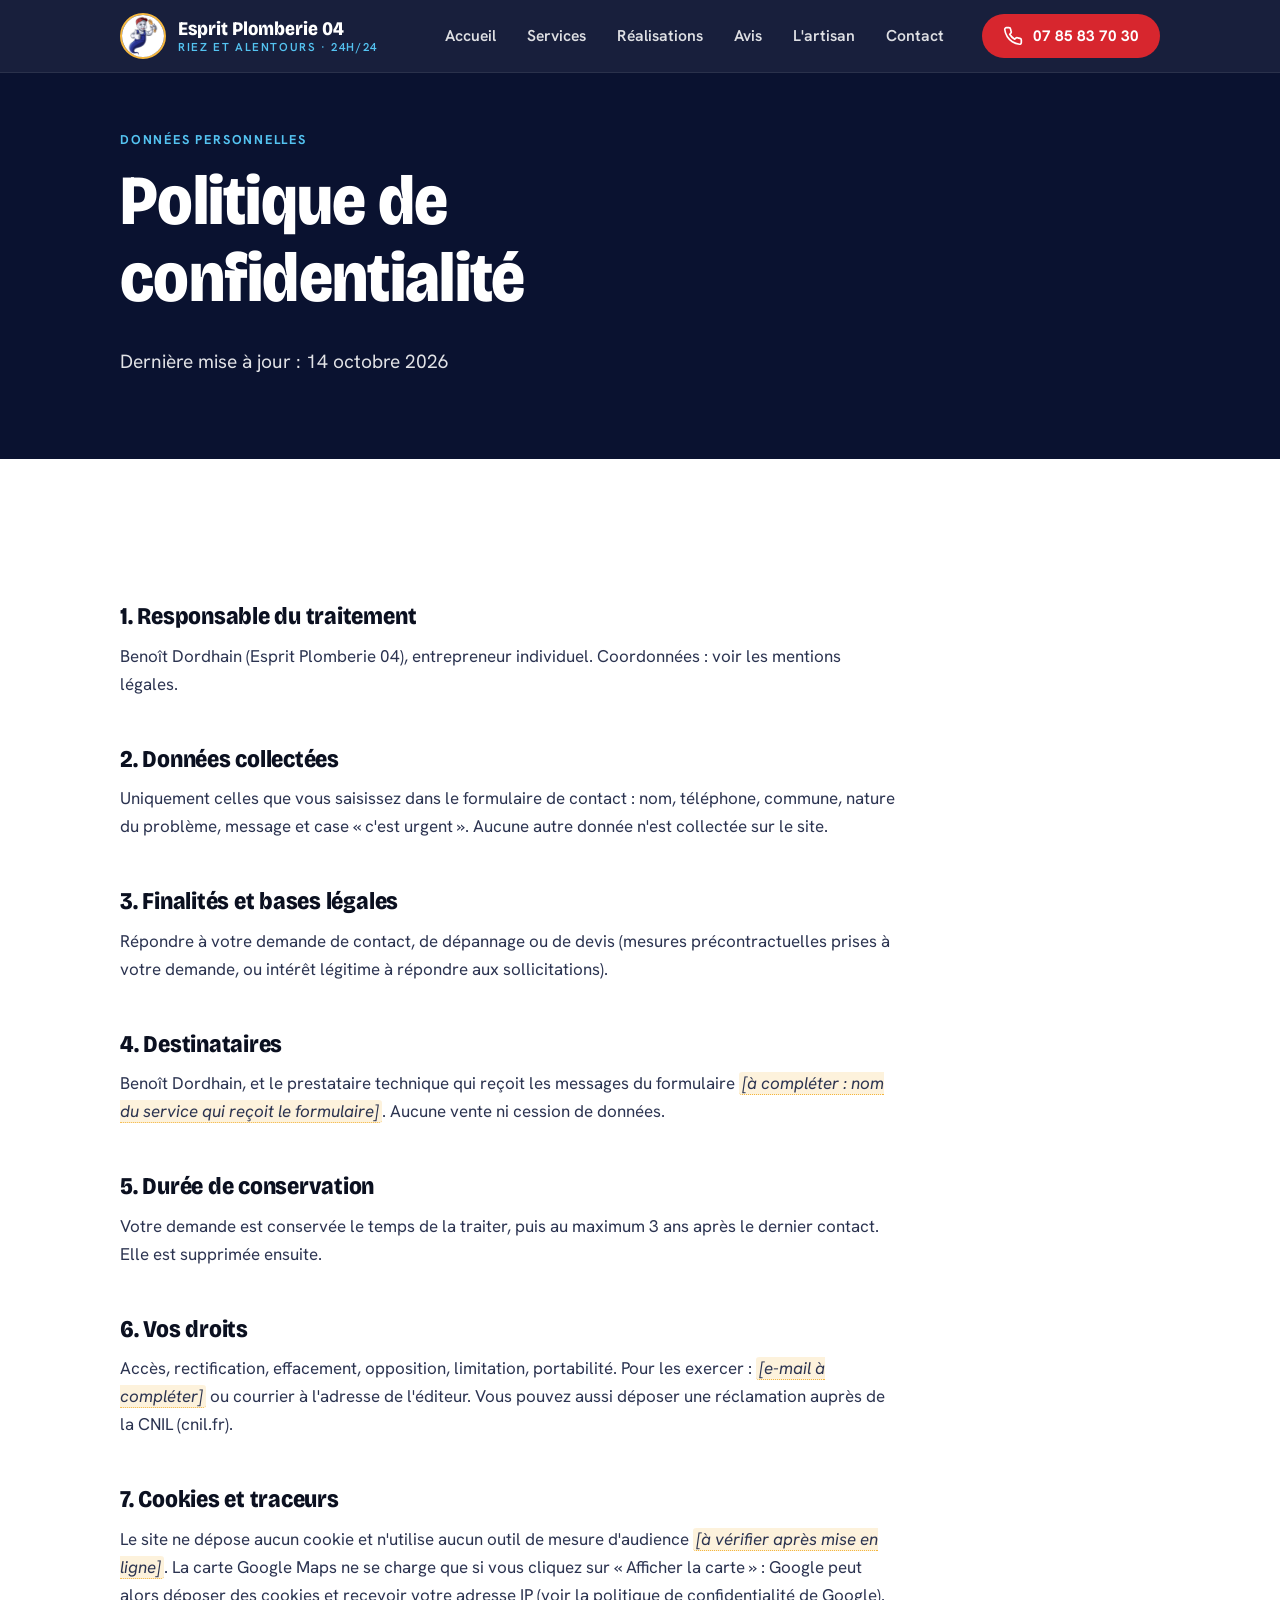
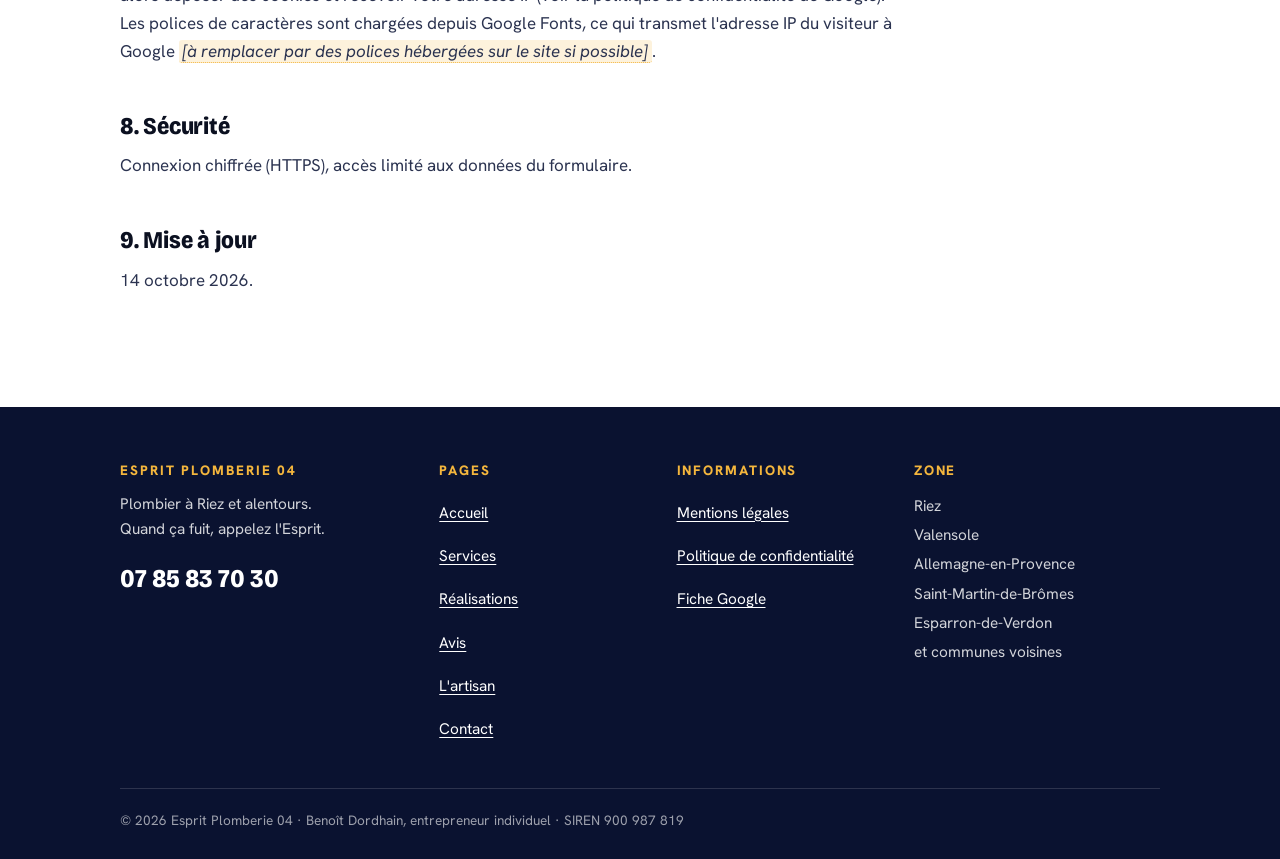
<file: confidentialite.html>
<!doctype html>
<html lang="fr"><head><meta charset="utf-8"><meta name="viewport" content="width=device-width, initial-scale=1"><title>Politique de confidentialité | Esprit Plomberie 04</title><meta name="description" content="Protection des données personnelles d&#x27;Esprit Plomberie 04."><meta name="theme-color" content="#0A1230"><meta name="robots" content="noindex, nofollow"><meta property="og:title" content="Politique de confidentialité | Esprit Plomberie 04"><meta property="og:description" content="Protection des données personnelles d&#x27;Esprit Plomberie 04."><meta property="og:type" content="website"><link rel="icon" href="logo.jpg"><link rel="preconnect" href="https://fonts.googleapis.com"><link rel="preconnect" href="https://fonts.gstatic.com" crossorigin><link rel="stylesheet" href="https://fonts.googleapis.com/css2?family=Bricolage+Grotesque:opsz,wdth,wght@12..96,75..100,200..800&family=Hanken+Grotesk:wght@400;500;700&display=swap"><link rel="stylesheet" href="style.css?v=1"></head><body class=""><a class="skip" href="#contenu">Aller au contenu</a><header class="nav"><div class="wrap"><a class="logo" href="index.html"><img src="logo.jpg" width="46" height="46" alt="Mascotte d'Esprit Plomberie 04"><span>Esprit Plomberie 04<small>Riez et alentours · 24h/24</small></span></a><button class="nav-toggle" type="button" aria-expanded="false" aria-controls="menu">Menu</button><ul class="menu" id="menu"><li><a href="index.html">Accueil</a></li><li><a href="services.html">Services</a></li><li><a href="realisations.html">Réalisations</a></li><li><a href="avis.html">Avis</a></li><li><a href="artisan.html">L&#x27;artisan</a></li><li><a href="contact.html">Contact</a></li></ul><a class="btn btn-rouge" href="tel:+33785837030"><svg viewBox="0 0 24 24" fill="none" stroke="currentColor" stroke-width="2" stroke-linecap="round" stroke-linejoin="round" aria-hidden="true"><path d="M22 16.92v3a2 2 0 0 1-2.18 2 19.79 19.79 0 0 1-8.63-3.07 19.5 19.5 0 0 1-6-6 19.79 19.79 0 0 1-3.07-8.67A2 2 0 0 1 4.11 2h3a2 2 0 0 1 2 1.72c.13.96.36 1.9.7 2.81a2 2 0 0 1-.45 2.11L8.09 9.91a16 16 0 0 0 6 6l1.27-1.27a2 2 0 0 1 2.11-.45c.91.34 1.85.57 2.81.7A2 2 0 0 1 22 16.92z"/></svg> 07 85 83 70 30</a></div></header><main id="contenu"><section class="hero hero-court"><div class="wrap"><div class="hero-in"><span class="eyebrow">Données personnelles</span><h1>Politique de confidentialité</h1><p class="lead">Dernière mise à jour : 14 octobre 2026</p></div></div></section><section class="section bg-blanc"><div class="wrap"><div class="legal"><h2>1. Responsable du traitement</h2><p>Benoît Dordhain (Esprit Plomberie 04), entrepreneur individuel. Coordonnées : voir les mentions légales.</p><h2>2. Données collectées</h2><p>Uniquement celles que vous saisissez dans le formulaire de contact : nom, téléphone, commune, nature du problème, message et case « c&#x27;est urgent ». Aucune autre donnée n&#x27;est collectée sur le site.</p><h2>3. Finalités et bases légales</h2><p>Répondre à votre demande de contact, de dépannage ou de devis (mesures précontractuelles prises à votre demande, ou intérêt légitime à répondre aux sollicitations).</p><h2>4. Destinataires</h2><p>Benoît Dordhain, et le prestataire technique qui reçoit les messages du formulaire <span class="todo">[à compléter : nom du service qui reçoit le formulaire]</span>. Aucune vente ni cession de données.</p><h2>5. Durée de conservation</h2><p>Votre demande est conservée le temps de la traiter, puis au maximum 3 ans après le dernier contact. Elle est supprimée ensuite.</p><h2>6. Vos droits</h2><p>Accès, rectification, effacement, opposition, limitation, portabilité. Pour les exercer : <span class="todo">[e-mail à compléter]</span> ou courrier à l&#x27;adresse de l&#x27;éditeur. Vous pouvez aussi déposer une réclamation auprès de la CNIL (cnil.fr).</p><h2>7. Cookies et traceurs</h2><p>Le site ne dépose aucun cookie et n&#x27;utilise aucun outil de mesure d&#x27;audience <span class="todo">[à vérifier après mise en ligne]</span>. La carte Google Maps ne se charge que si vous cliquez sur « Afficher la carte » : Google peut alors déposer des cookies et recevoir votre adresse IP (voir la politique de confidentialité de Google). Les polices de caractères sont chargées depuis Google Fonts, ce qui transmet l&#x27;adresse IP du visiteur à Google <span class="todo">[à remplacer par des polices hébergées sur le site si possible]</span>.</p><h2>8. Sécurité</h2><p>Connexion chiffrée (HTTPS), accès limité aux données du formulaire.</p><h2>9. Mise à jour</h2><p>14 octobre 2026.</p></div></div></section></main><footer class="pied"><div class="wrap"><div class="pied-grille"><div><h3>Esprit Plomberie 04</h3><p>Plombier à Riez et alentours.<br>Quand ça fuit, appelez l'Esprit.</p><a class="tel" href="tel:+33785837030">07 85 83 70 30</a></div><div><h3>Pages</h3><ul><li><a href="index.html">Accueil</a></li><li><a href="services.html">Services</a></li><li><a href="realisations.html">Réalisations</a></li><li><a href="avis.html">Avis</a></li><li><a href="artisan.html">L&#x27;artisan</a></li><li><a href="contact.html">Contact</a></li></ul></div><div><h3>Informations</h3><ul><li><a href="mentions-legales.html">Mentions légales</a></li><li><a href="confidentialite.html">Politique de confidentialité</a></li><li><a href="https://www.google.com/maps?cid=15650577157142781987" target="_blank" rel="noopener noreferrer">Fiche Google</a></li></ul></div><div><h3>Zone</h3><ul><li>Riez</li><li>Valensole</li><li>Allemagne-en-Provence</li><li>Saint-Martin-de-Brômes</li><li>Esparron-de-Verdon</li><li>et communes voisines</li></ul></div></div><div class="pied-bas">© 2026 Esprit Plomberie 04 · Benoît Dordhain, entrepreneur individuel · SIREN 900 987 819</div></div></footer><a class="btn btn-rouge appel-flottant" href="tel:+33785837030"><svg viewBox="0 0 24 24" fill="none" stroke="currentColor" stroke-width="2" stroke-linecap="round" stroke-linejoin="round" aria-hidden="true"><path d="M22 16.92v3a2 2 0 0 1-2.18 2 19.79 19.79 0 0 1-8.63-3.07 19.5 19.5 0 0 1-6-6 19.79 19.79 0 0 1-3.07-8.67A2 2 0 0 1 4.11 2h3a2 2 0 0 1 2 1.72c.13.96.36 1.9.7 2.81a2 2 0 0 1-.45 2.11L8.09 9.91a16 16 0 0 0 6 6l1.27-1.27a2 2 0 0 1 2.11-.45c.91.34 1.85.57 2.81.7A2 2 0 0 1 22 16.92z"/></svg> Appeler</a><script src="main.js?v=1" defer></script></body></html>
</file>
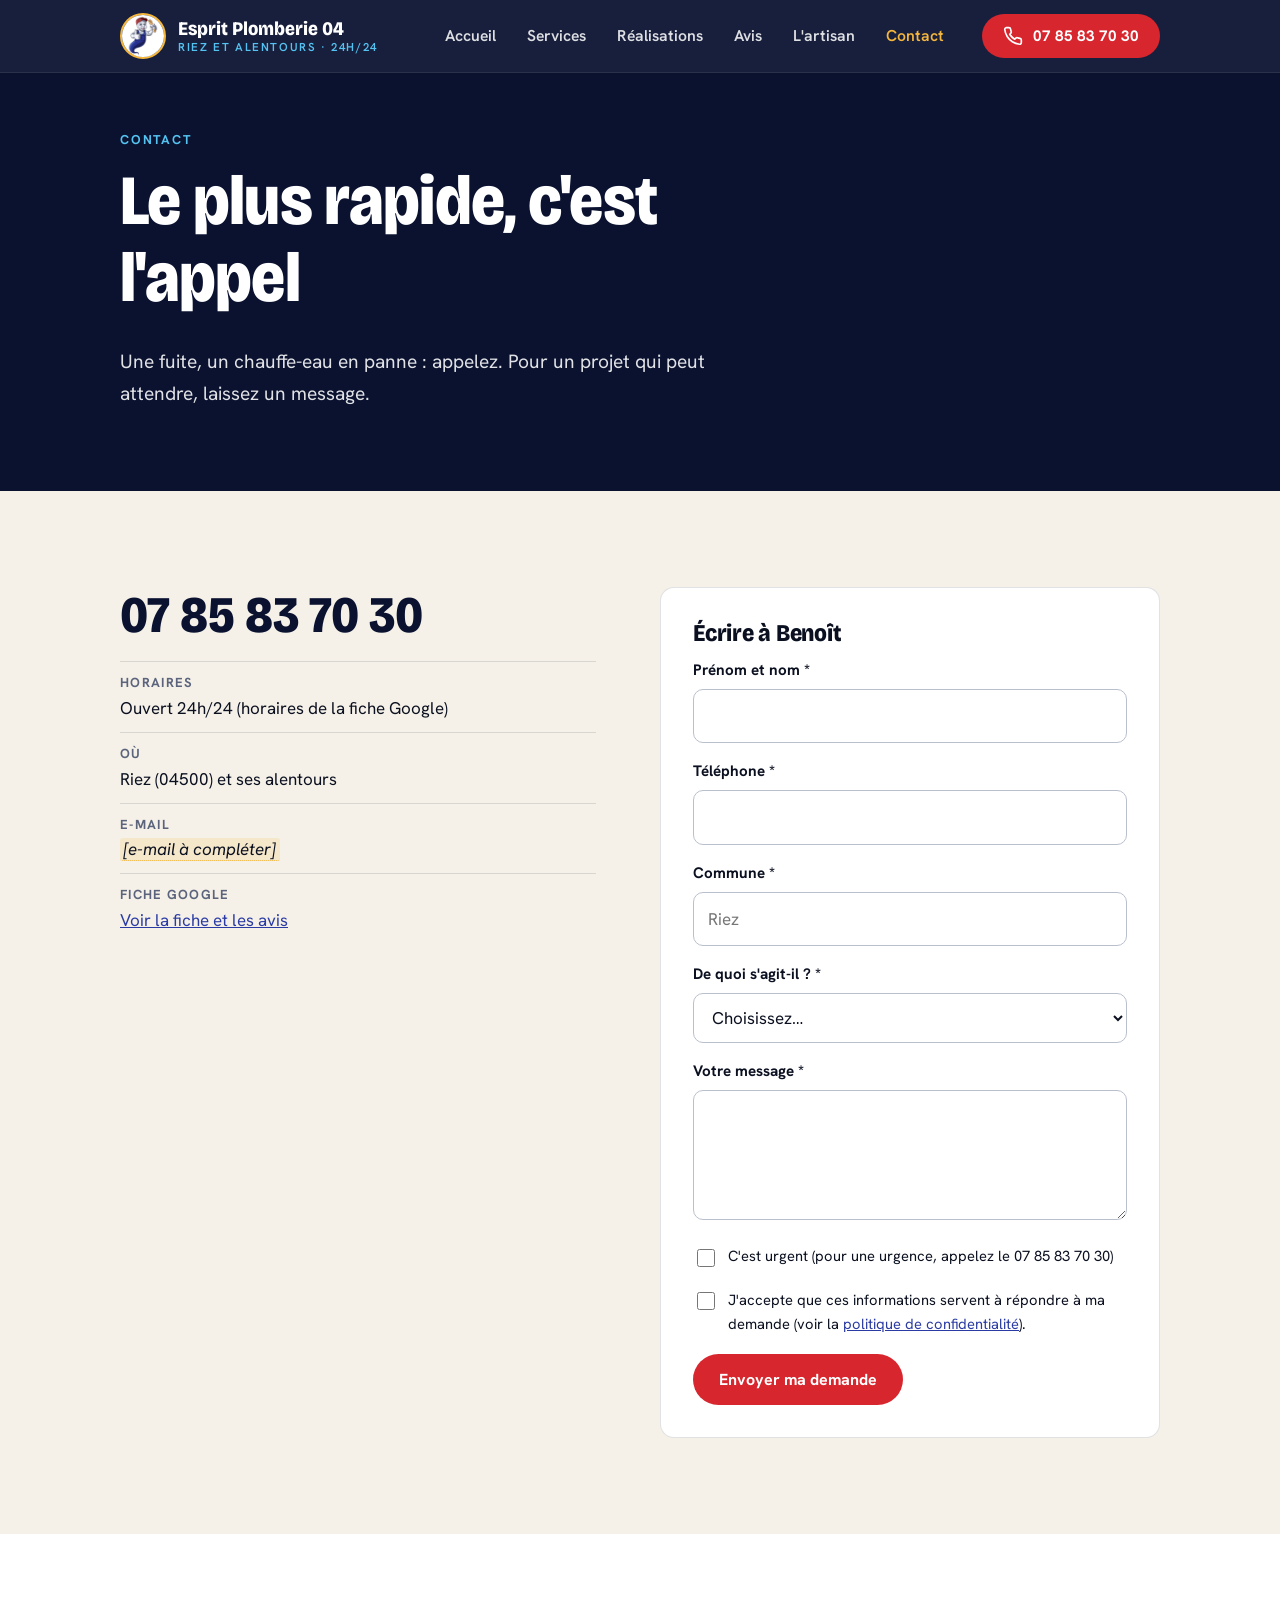
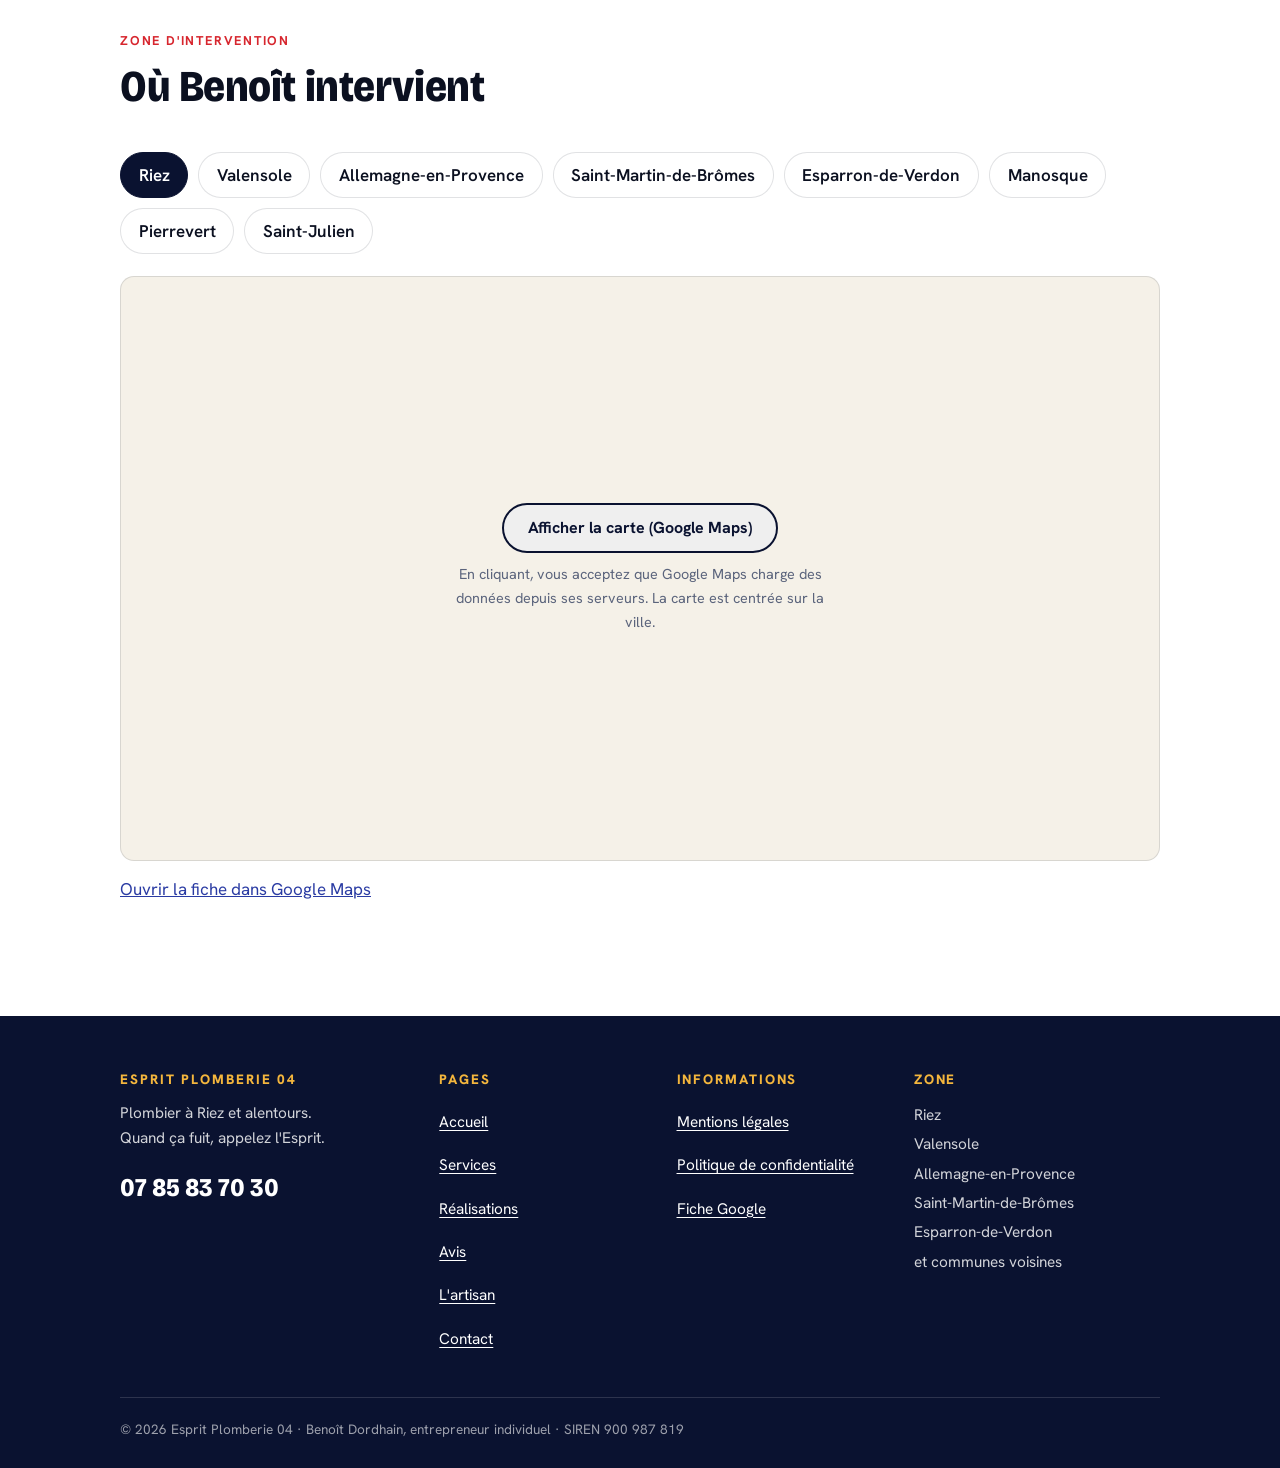
<file: contact.html>
<!doctype html>
<html lang="fr"><head><meta charset="utf-8"><meta name="viewport" content="width=device-width, initial-scale=1"><title>Contact et urgence plomberie à Riez et alentours | Esprit Plomberie 04</title><meta name="description" content="Appelez le 07 85 83 70 30 ou écrivez à Esprit Plomberie 04 : dépannage, devis, communes desservies."><meta name="theme-color" content="#0A1230"><meta name="robots" content="noindex, nofollow"><meta property="og:title" content="Contact et urgence plomberie à Riez et alentours | Esprit Plomberie 04"><meta property="og:description" content="Appelez le 07 85 83 70 30 ou écrivez à Esprit Plomberie 04 : dépannage, devis, communes desservies."><meta property="og:type" content="website"><link rel="icon" href="logo.jpg"><link rel="preconnect" href="https://fonts.googleapis.com"><link rel="preconnect" href="https://fonts.gstatic.com" crossorigin><link rel="stylesheet" href="https://fonts.googleapis.com/css2?family=Bricolage+Grotesque:opsz,wdth,wght@12..96,75..100,200..800&family=Hanken+Grotesk:wght@400;500;700&display=swap"><link rel="stylesheet" href="style.css?v=1"></head><body class="page-contact"><a class="skip" href="#contenu">Aller au contenu</a><header class="nav"><div class="wrap"><a class="logo" href="index.html"><img src="logo.jpg" width="46" height="46" alt="Mascotte d'Esprit Plomberie 04"><span>Esprit Plomberie 04<small>Riez et alentours · 24h/24</small></span></a><button class="nav-toggle" type="button" aria-expanded="false" aria-controls="menu">Menu</button><ul class="menu" id="menu"><li><a href="index.html">Accueil</a></li><li><a href="services.html">Services</a></li><li><a href="realisations.html">Réalisations</a></li><li><a href="avis.html">Avis</a></li><li><a href="artisan.html">L&#x27;artisan</a></li><li><a href="contact.html" aria-current="page">Contact</a></li></ul><a class="btn btn-rouge" href="tel:+33785837030"><svg viewBox="0 0 24 24" fill="none" stroke="currentColor" stroke-width="2" stroke-linecap="round" stroke-linejoin="round" aria-hidden="true"><path d="M22 16.92v3a2 2 0 0 1-2.18 2 19.79 19.79 0 0 1-8.63-3.07 19.5 19.5 0 0 1-6-6 19.79 19.79 0 0 1-3.07-8.67A2 2 0 0 1 4.11 2h3a2 2 0 0 1 2 1.72c.13.96.36 1.9.7 2.81a2 2 0 0 1-.45 2.11L8.09 9.91a16 16 0 0 0 6 6l1.27-1.27a2 2 0 0 1 2.11-.45c.91.34 1.85.57 2.81.7A2 2 0 0 1 22 16.92z"/></svg> 07 85 83 70 30</a></div></header><main id="contenu"><section class="hero hero-court"><div class="wrap"><div class="hero-in"><span class="eyebrow">Contact</span><h1>Le plus rapide, c&#x27;est l&#x27;appel</h1><p class="lead">Une fuite, un chauffe-eau en panne : appelez. Pour un projet qui peut attendre, laissez un message.</p></div></div></section><section class="section bg-faience"><div class="wrap"><div class="contact-grid"><div class="reveal"><a class="tel-geant" href="tel:+33785837030">07 85 83 70 30</a><ul class="infos"><li><b>Horaires</b>Ouvert 24h/24 (horaires de la fiche Google)</li><li><b>Où</b>Riez (04500) et ses alentours</li><li><b>E-mail</b><span class="todo">[e-mail à compléter]</span></li><li><b>Fiche Google</b><a href="https://www.google.com/maps?cid=15650577157142781987" target="_blank" rel="noopener noreferrer">Voir la fiche et les avis</a></li></ul></div><form class="formulaire reveal" id="form-contact" novalidate><h2 style="font-size:1.5rem">Écrire à Benoît</h2><div class="champ"><label for="nom">Prénom et nom *</label><input id="nom" name="nom" autocomplete="name" required><div class="err">Indiquez votre nom.</div></div><div class="champ"><label for="tel">Téléphone *</label><input id="tel" name="telephone" type="tel" autocomplete="tel" required><div class="err">Indiquez un numéro valide (10 chiffres).</div></div><div class="champ"><label for="commune">Commune *</label><input id="commune" name="commune" autocomplete="address-level2" placeholder="Riez" required><div class="err">Indiquez votre commune.</div></div><div class="champ"><label for="sujet">De quoi s'agit-il ? *</label><select id="sujet" name="sujet" required><option value="">Choisissez…</option><option>Fuite d&#x27;eau</option><option>Chauffe-eau</option><option>WC / chasse d&#x27;eau</option><option>Robinetterie / évier</option><option>Salle de bain / douche</option><option>Canalisation bouchée</option><option>Autre</option></select><div class="err">Choisissez un sujet.</div></div><div class="champ"><label for="message">Votre message *</label><textarea id="message" name="message" maxlength="1000" required></textarea><div class="err">Décrivez le problème en quelques mots (10 caractères minimum).</div></div><label class="check"><input type="checkbox" name="urgent"><span>C'est urgent (pour une urgence, appelez le 07 85 83 70 30)</span></label><label class="check"><input type="checkbox" name="consentement" required><span>J'accepte que ces informations servent à répondre à ma demande (voir la <a href="confidentialite.html">politique de confidentialité</a>).</span></label><input class="piege" name="societe" tabindex="-1" autocomplete="off" aria-hidden="true"><button class="btn btn-rouge" type="submit">Envoyer ma demande</button><div class="statut" role="status"></div></form></div></div></section><section class="section bg-blanc"><div class="wrap"><div class="section-head reveal"><span class="eyebrow">Zone d&#x27;intervention</span><h2>Où Benoît intervient</h2></div><ul class="chips reveal"><li class="base">Riez</li><li>Valensole</li><li>Allemagne-en-Provence</li><li>Saint-Martin-de-Brômes</li><li>Esparron-de-Verdon</li><li>Manosque</li><li>Pierrevert</li><li>Saint-Julien</li></ul><div class="carte-map reveal" data-carte="https://www.google.com/maps?q=Riez+04500&z=11&output=embed" data-titre="Carte de la zone d'intervention d'Esprit Plomberie 04, Riez"><div><button class="btn btn-ligne-sombre" type="button">Afficher la carte (Google Maps)</button><p>En cliquant, vous acceptez que Google Maps charge des données depuis ses serveurs. La carte est centrée sur la ville.</p></div></div><p style="margin-top:14px"><a href="https://www.google.com/maps?cid=15650577157142781987" target="_blank" rel="noopener noreferrer">Ouvrir la fiche dans Google Maps</a></p></div></section></main><footer class="pied"><div class="wrap"><div class="pied-grille"><div><h3>Esprit Plomberie 04</h3><p>Plombier à Riez et alentours.<br>Quand ça fuit, appelez l'Esprit.</p><a class="tel" href="tel:+33785837030">07 85 83 70 30</a></div><div><h3>Pages</h3><ul><li><a href="index.html">Accueil</a></li><li><a href="services.html">Services</a></li><li><a href="realisations.html">Réalisations</a></li><li><a href="avis.html">Avis</a></li><li><a href="artisan.html">L&#x27;artisan</a></li><li><a href="contact.html">Contact</a></li></ul></div><div><h3>Informations</h3><ul><li><a href="mentions-legales.html">Mentions légales</a></li><li><a href="confidentialite.html">Politique de confidentialité</a></li><li><a href="https://www.google.com/maps?cid=15650577157142781987" target="_blank" rel="noopener noreferrer">Fiche Google</a></li></ul></div><div><h3>Zone</h3><ul><li>Riez</li><li>Valensole</li><li>Allemagne-en-Provence</li><li>Saint-Martin-de-Brômes</li><li>Esparron-de-Verdon</li><li>et communes voisines</li></ul></div></div><div class="pied-bas">© 2026 Esprit Plomberie 04 · Benoît Dordhain, entrepreneur individuel · SIREN 900 987 819</div></div></footer><a class="btn btn-rouge appel-flottant" href="tel:+33785837030"><svg viewBox="0 0 24 24" fill="none" stroke="currentColor" stroke-width="2" stroke-linecap="round" stroke-linejoin="round" aria-hidden="true"><path d="M22 16.92v3a2 2 0 0 1-2.18 2 19.79 19.79 0 0 1-8.63-3.07 19.5 19.5 0 0 1-6-6 19.79 19.79 0 0 1-3.07-8.67A2 2 0 0 1 4.11 2h3a2 2 0 0 1 2 1.72c.13.96.36 1.9.7 2.81a2 2 0 0 1-.45 2.11L8.09 9.91a16 16 0 0 0 6 6l1.27-1.27a2 2 0 0 1 2.11-.45c.91.34 1.85.57 2.81.7A2 2 0 0 1 22 16.92z"/></svg> Appeler</a><script src="main.js?v=1" defer></script></body></html>
</file>
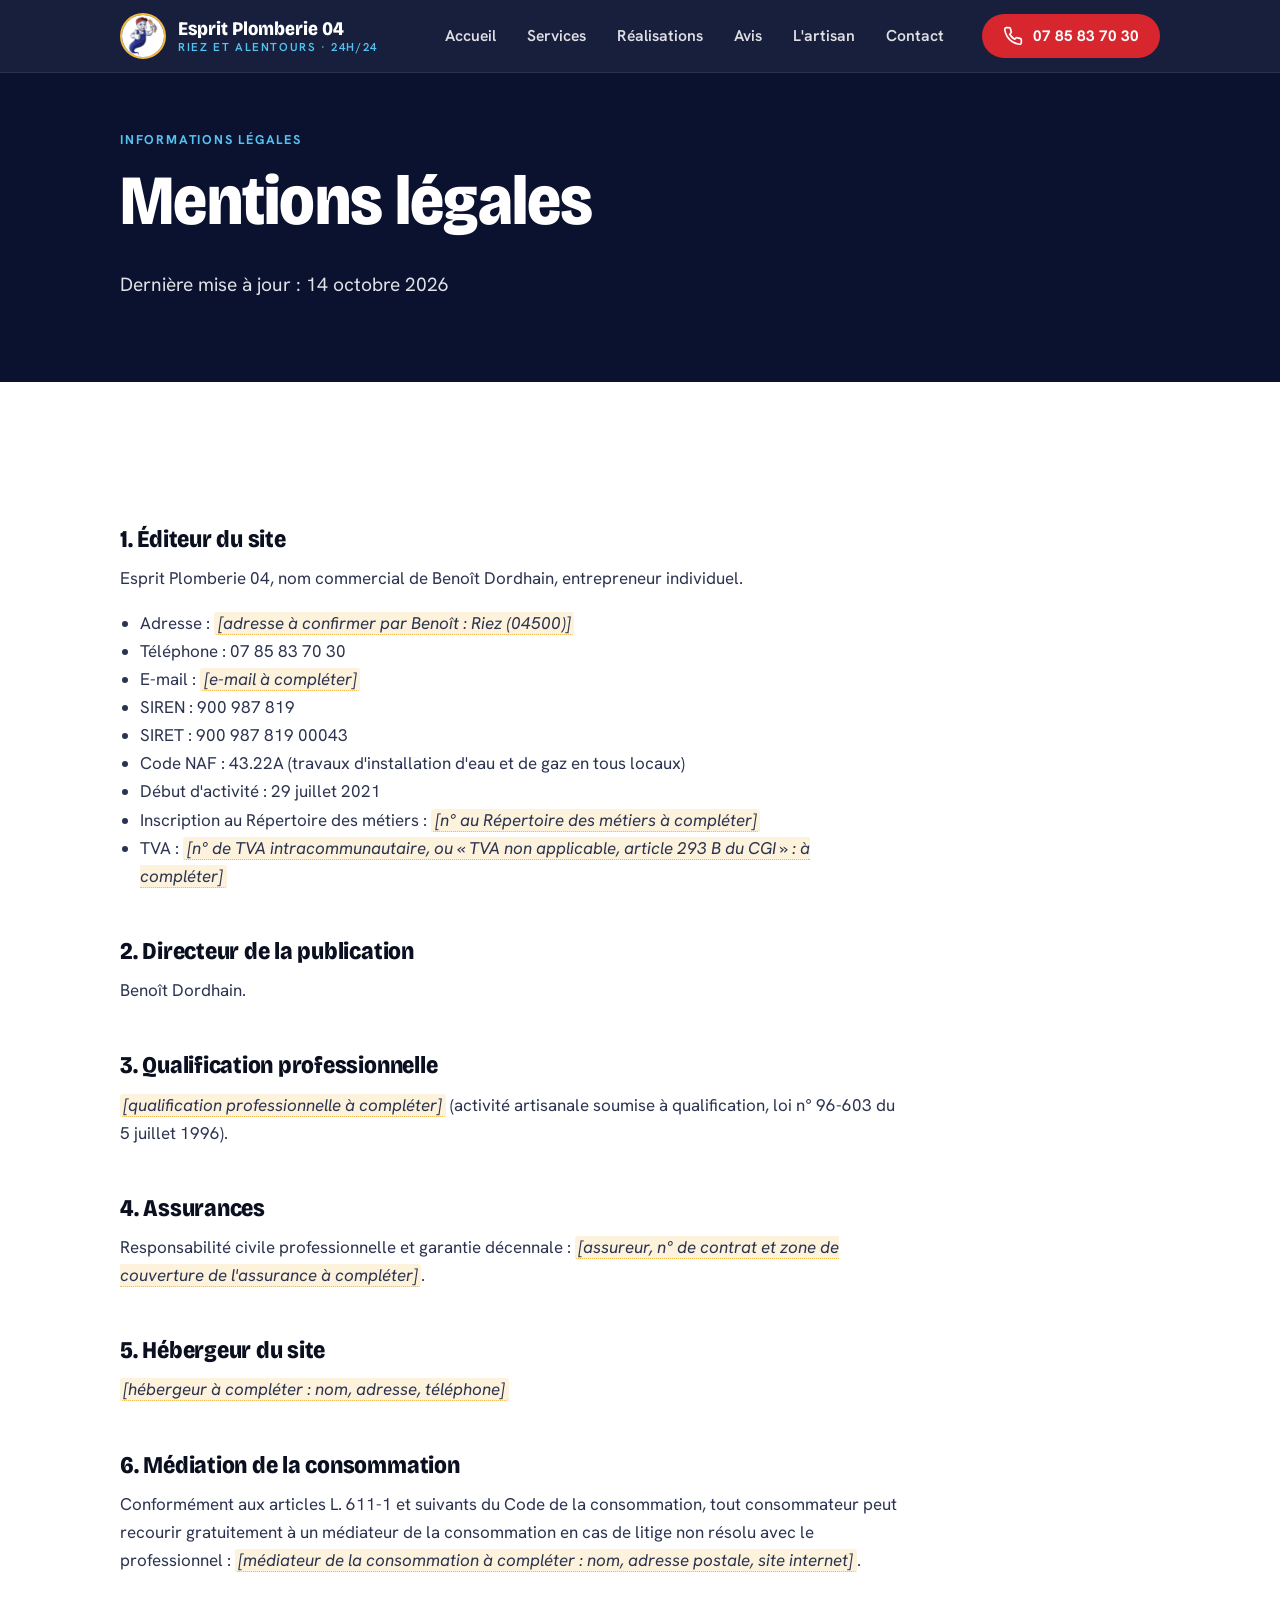
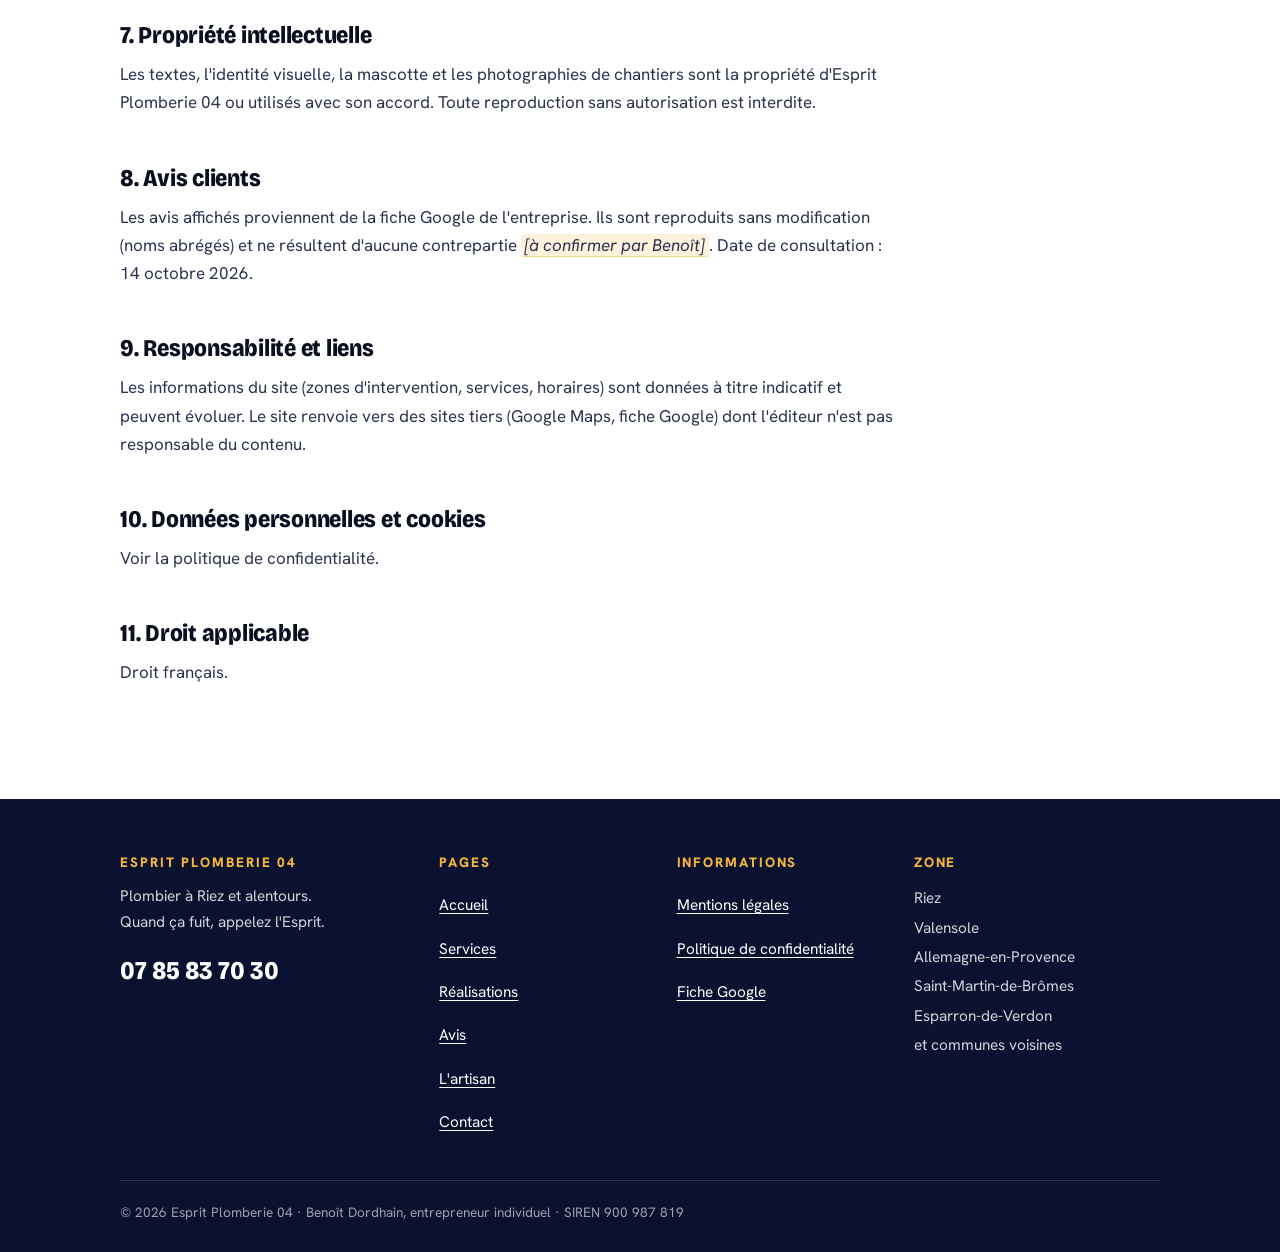
<file: mentions-legales.html>
<!doctype html>
<html lang="fr"><head><meta charset="utf-8"><meta name="viewport" content="width=device-width, initial-scale=1"><title>Mentions légales | Esprit Plomberie 04</title><meta name="description" content="Informations légales d&#x27;Esprit Plomberie 04."><meta name="theme-color" content="#0A1230"><meta name="robots" content="noindex, nofollow"><meta property="og:title" content="Mentions légales | Esprit Plomberie 04"><meta property="og:description" content="Informations légales d&#x27;Esprit Plomberie 04."><meta property="og:type" content="website"><link rel="icon" href="logo.jpg"><link rel="preconnect" href="https://fonts.googleapis.com"><link rel="preconnect" href="https://fonts.gstatic.com" crossorigin><link rel="stylesheet" href="https://fonts.googleapis.com/css2?family=Bricolage+Grotesque:opsz,wdth,wght@12..96,75..100,200..800&family=Hanken+Grotesk:wght@400;500;700&display=swap"><link rel="stylesheet" href="style.css?v=1"></head><body class=""><a class="skip" href="#contenu">Aller au contenu</a><header class="nav"><div class="wrap"><a class="logo" href="index.html"><img src="logo.jpg" width="46" height="46" alt="Mascotte d'Esprit Plomberie 04"><span>Esprit Plomberie 04<small>Riez et alentours · 24h/24</small></span></a><button class="nav-toggle" type="button" aria-expanded="false" aria-controls="menu">Menu</button><ul class="menu" id="menu"><li><a href="index.html">Accueil</a></li><li><a href="services.html">Services</a></li><li><a href="realisations.html">Réalisations</a></li><li><a href="avis.html">Avis</a></li><li><a href="artisan.html">L&#x27;artisan</a></li><li><a href="contact.html">Contact</a></li></ul><a class="btn btn-rouge" href="tel:+33785837030"><svg viewBox="0 0 24 24" fill="none" stroke="currentColor" stroke-width="2" stroke-linecap="round" stroke-linejoin="round" aria-hidden="true"><path d="M22 16.92v3a2 2 0 0 1-2.18 2 19.79 19.79 0 0 1-8.63-3.07 19.5 19.5 0 0 1-6-6 19.79 19.79 0 0 1-3.07-8.67A2 2 0 0 1 4.11 2h3a2 2 0 0 1 2 1.72c.13.96.36 1.9.7 2.81a2 2 0 0 1-.45 2.11L8.09 9.91a16 16 0 0 0 6 6l1.27-1.27a2 2 0 0 1 2.11-.45c.91.34 1.85.57 2.81.7A2 2 0 0 1 22 16.92z"/></svg> 07 85 83 70 30</a></div></header><main id="contenu"><section class="hero hero-court"><div class="wrap"><div class="hero-in"><span class="eyebrow">Informations légales</span><h1>Mentions légales</h1><p class="lead">Dernière mise à jour : 14 octobre 2026</p></div></div></section><section class="section bg-blanc"><div class="wrap"><div class="legal"><h2>1. Éditeur du site</h2><p>Esprit Plomberie 04, nom commercial de Benoît Dordhain, entrepreneur individuel.</p><ul><li>Adresse : <span class="todo">[adresse à confirmer par Benoît : Riez (04500)]</span></li><li>Téléphone : 07 85 83 70 30</li><li>E-mail : <span class="todo">[e-mail à compléter]</span></li><li>SIREN : 900 987 819</li><li>SIRET : 900 987 819 00043</li><li>Code NAF : 43.22A (travaux d&#x27;installation d&#x27;eau et de gaz en tous locaux)</li><li>Début d&#x27;activité : 29 juillet 2021</li><li>Inscription au Répertoire des métiers : <span class="todo">[n° au Répertoire des métiers à compléter]</span></li><li>TVA : <span class="todo">[n° de TVA intracommunautaire, ou « TVA non applicable, article 293 B du CGI » : à compléter]</span></li></ul><h2>2. Directeur de la publication</h2><p>Benoît Dordhain.</p><h2>3. Qualification professionnelle</h2><p><span class="todo">[qualification professionnelle à compléter]</span> (activité artisanale soumise à qualification, loi n° 96-603 du 5 juillet 1996).</p><h2>4. Assurances</h2><p>Responsabilité civile professionnelle et garantie décennale : <span class="todo">[assureur, n° de contrat et zone de couverture de l&#x27;assurance à compléter]</span>.</p><h2>5. Hébergeur du site</h2><p><span class="todo">[hébergeur à compléter : nom, adresse, téléphone]</span></p><h2>6. Médiation de la consommation</h2><p>Conformément aux articles L. 611-1 et suivants du Code de la consommation, tout consommateur peut recourir gratuitement à un médiateur de la consommation en cas de litige non résolu avec le professionnel : <span class="todo">[médiateur de la consommation à compléter : nom, adresse postale, site internet]</span>.</p><h2>7. Propriété intellectuelle</h2><p>Les textes, l&#x27;identité visuelle, la mascotte et les photographies de chantiers sont la propriété d&#x27;Esprit Plomberie 04 ou utilisés avec son accord. Toute reproduction sans autorisation est interdite.</p><h2>8. Avis clients</h2><p>Les avis affichés proviennent de la fiche Google de l&#x27;entreprise. Ils sont reproduits sans modification (noms abrégés) et ne résultent d&#x27;aucune contrepartie <span class="todo">[à confirmer par Benoît]</span>. Date de consultation : 14 octobre 2026.</p><h2>9. Responsabilité et liens</h2><p>Les informations du site (zones d&#x27;intervention, services, horaires) sont données à titre indicatif et peuvent évoluer. Le site renvoie vers des sites tiers (Google Maps, fiche Google) dont l&#x27;éditeur n&#x27;est pas responsable du contenu.</p><h2>10. Données personnelles et cookies</h2><p>Voir la politique de confidentialité.</p><h2>11. Droit applicable</h2><p>Droit français.</p></div></div></section></main><footer class="pied"><div class="wrap"><div class="pied-grille"><div><h3>Esprit Plomberie 04</h3><p>Plombier à Riez et alentours.<br>Quand ça fuit, appelez l'Esprit.</p><a class="tel" href="tel:+33785837030">07 85 83 70 30</a></div><div><h3>Pages</h3><ul><li><a href="index.html">Accueil</a></li><li><a href="services.html">Services</a></li><li><a href="realisations.html">Réalisations</a></li><li><a href="avis.html">Avis</a></li><li><a href="artisan.html">L&#x27;artisan</a></li><li><a href="contact.html">Contact</a></li></ul></div><div><h3>Informations</h3><ul><li><a href="mentions-legales.html">Mentions légales</a></li><li><a href="confidentialite.html">Politique de confidentialité</a></li><li><a href="https://www.google.com/maps?cid=15650577157142781987" target="_blank" rel="noopener noreferrer">Fiche Google</a></li></ul></div><div><h3>Zone</h3><ul><li>Riez</li><li>Valensole</li><li>Allemagne-en-Provence</li><li>Saint-Martin-de-Brômes</li><li>Esparron-de-Verdon</li><li>et communes voisines</li></ul></div></div><div class="pied-bas">© 2026 Esprit Plomberie 04 · Benoît Dordhain, entrepreneur individuel · SIREN 900 987 819</div></div></footer><a class="btn btn-rouge appel-flottant" href="tel:+33785837030"><svg viewBox="0 0 24 24" fill="none" stroke="currentColor" stroke-width="2" stroke-linecap="round" stroke-linejoin="round" aria-hidden="true"><path d="M22 16.92v3a2 2 0 0 1-2.18 2 19.79 19.79 0 0 1-8.63-3.07 19.5 19.5 0 0 1-6-6 19.79 19.79 0 0 1-3.07-8.67A2 2 0 0 1 4.11 2h3a2 2 0 0 1 2 1.72c.13.96.36 1.9.7 2.81a2 2 0 0 1-.45 2.11L8.09 9.91a16 16 0 0 0 6 6l1.27-1.27a2 2 0 0 1 2.11-.45c.91.34 1.85.57 2.81.7A2 2 0 0 1 22 16.92z"/></svg> Appeler</a><script src="main.js?v=1" defer></script></body></html>
</file>
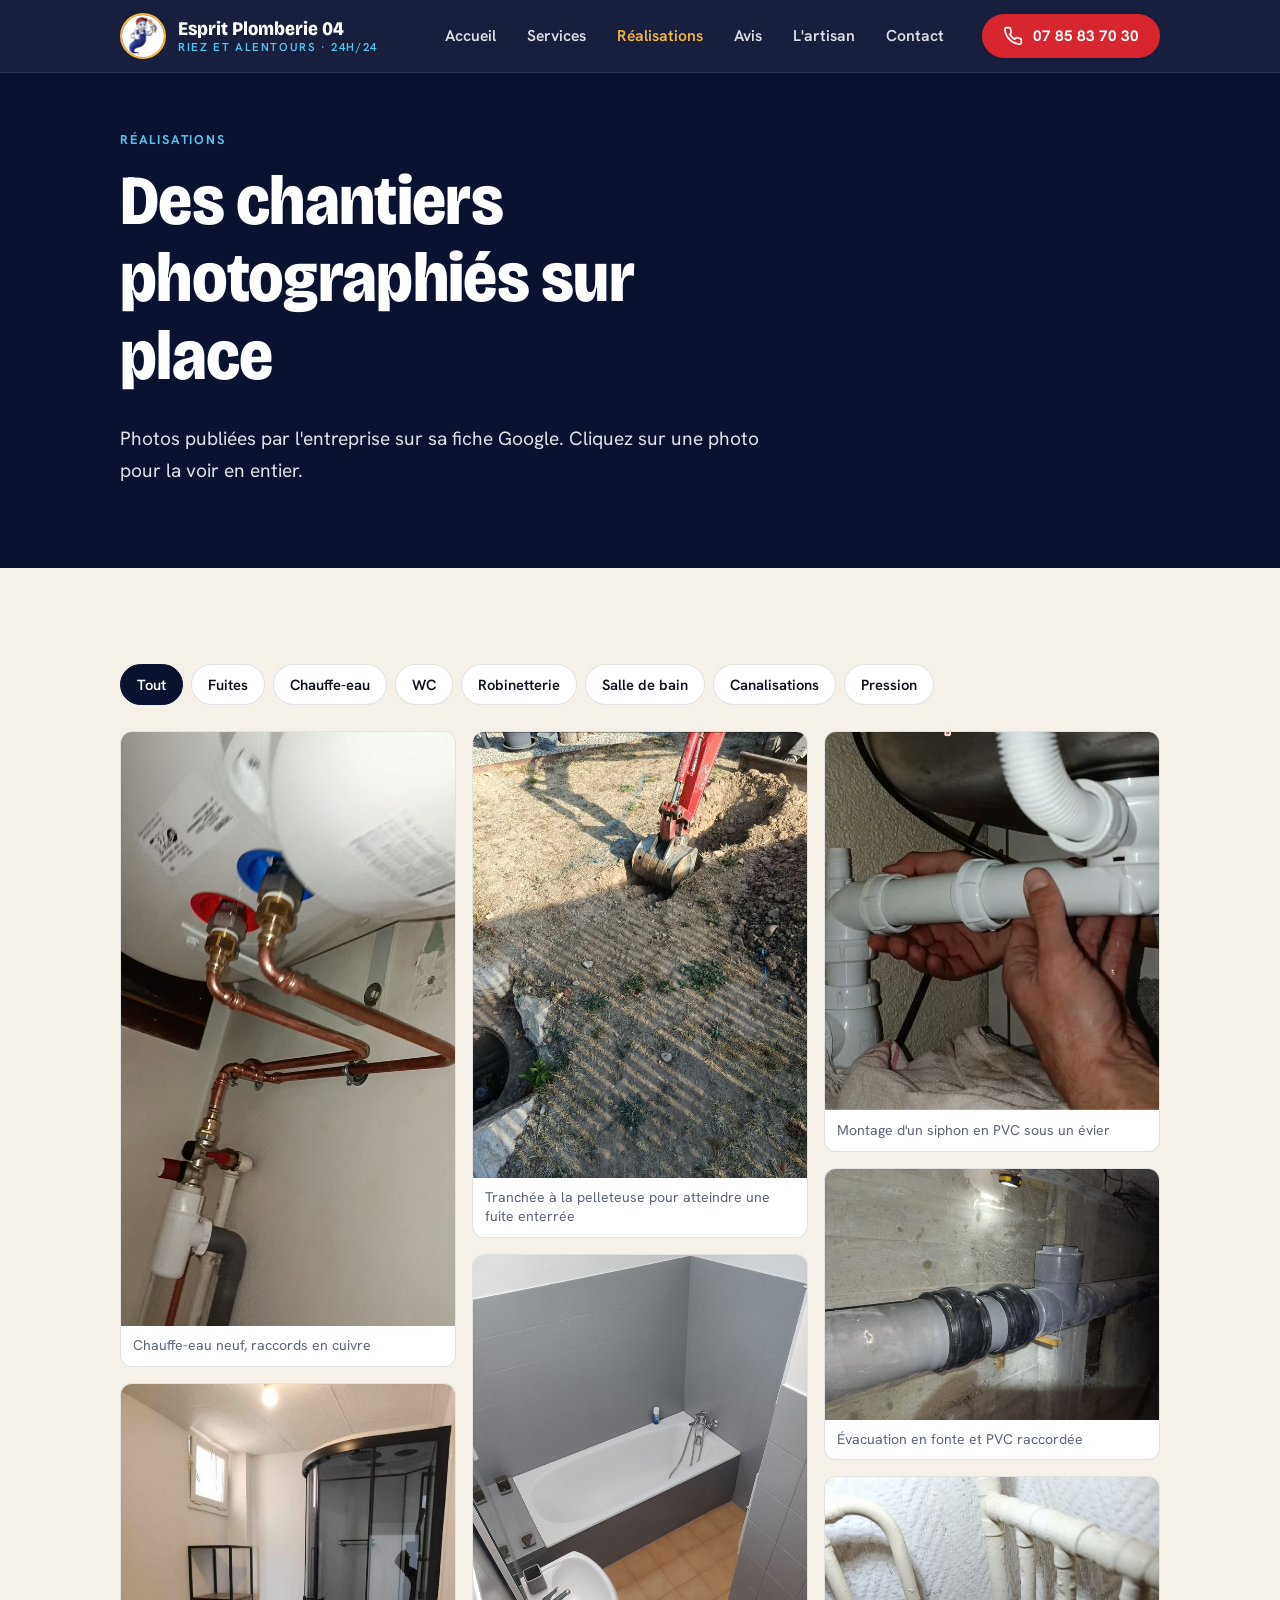
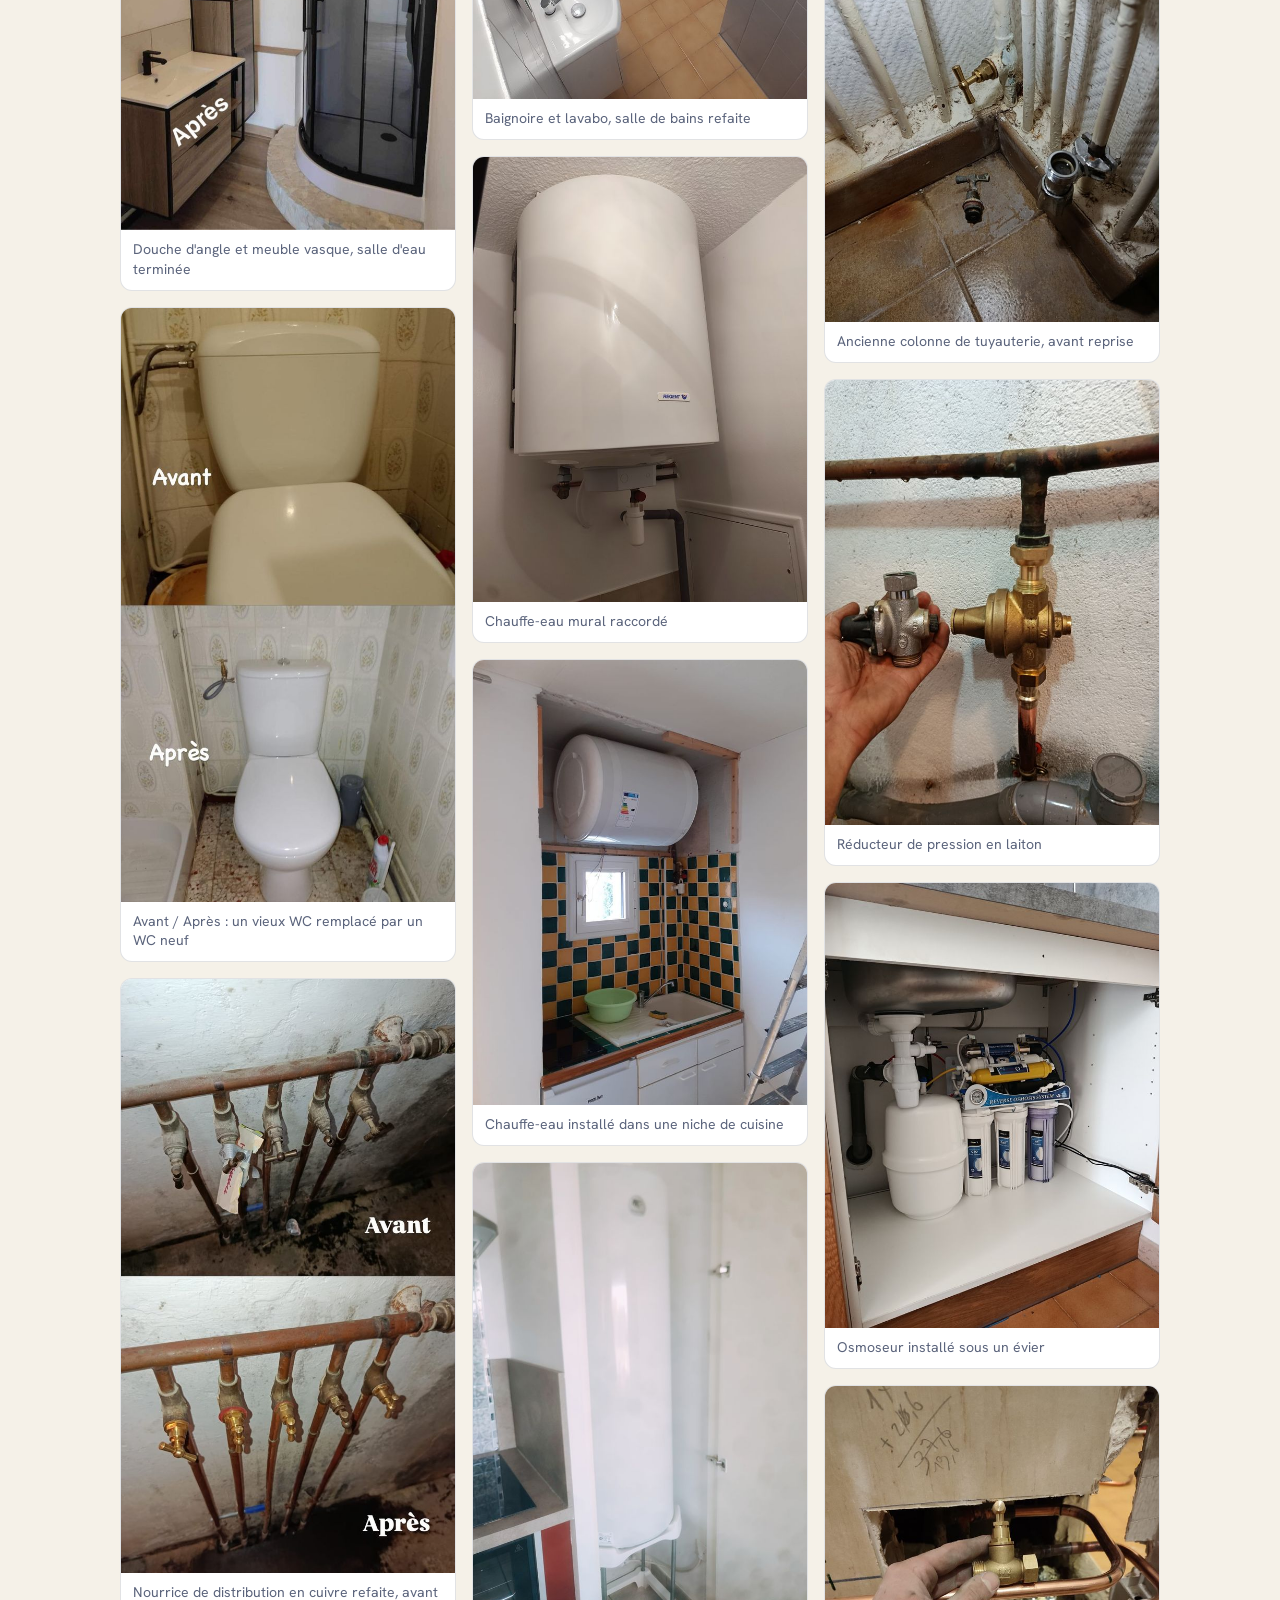
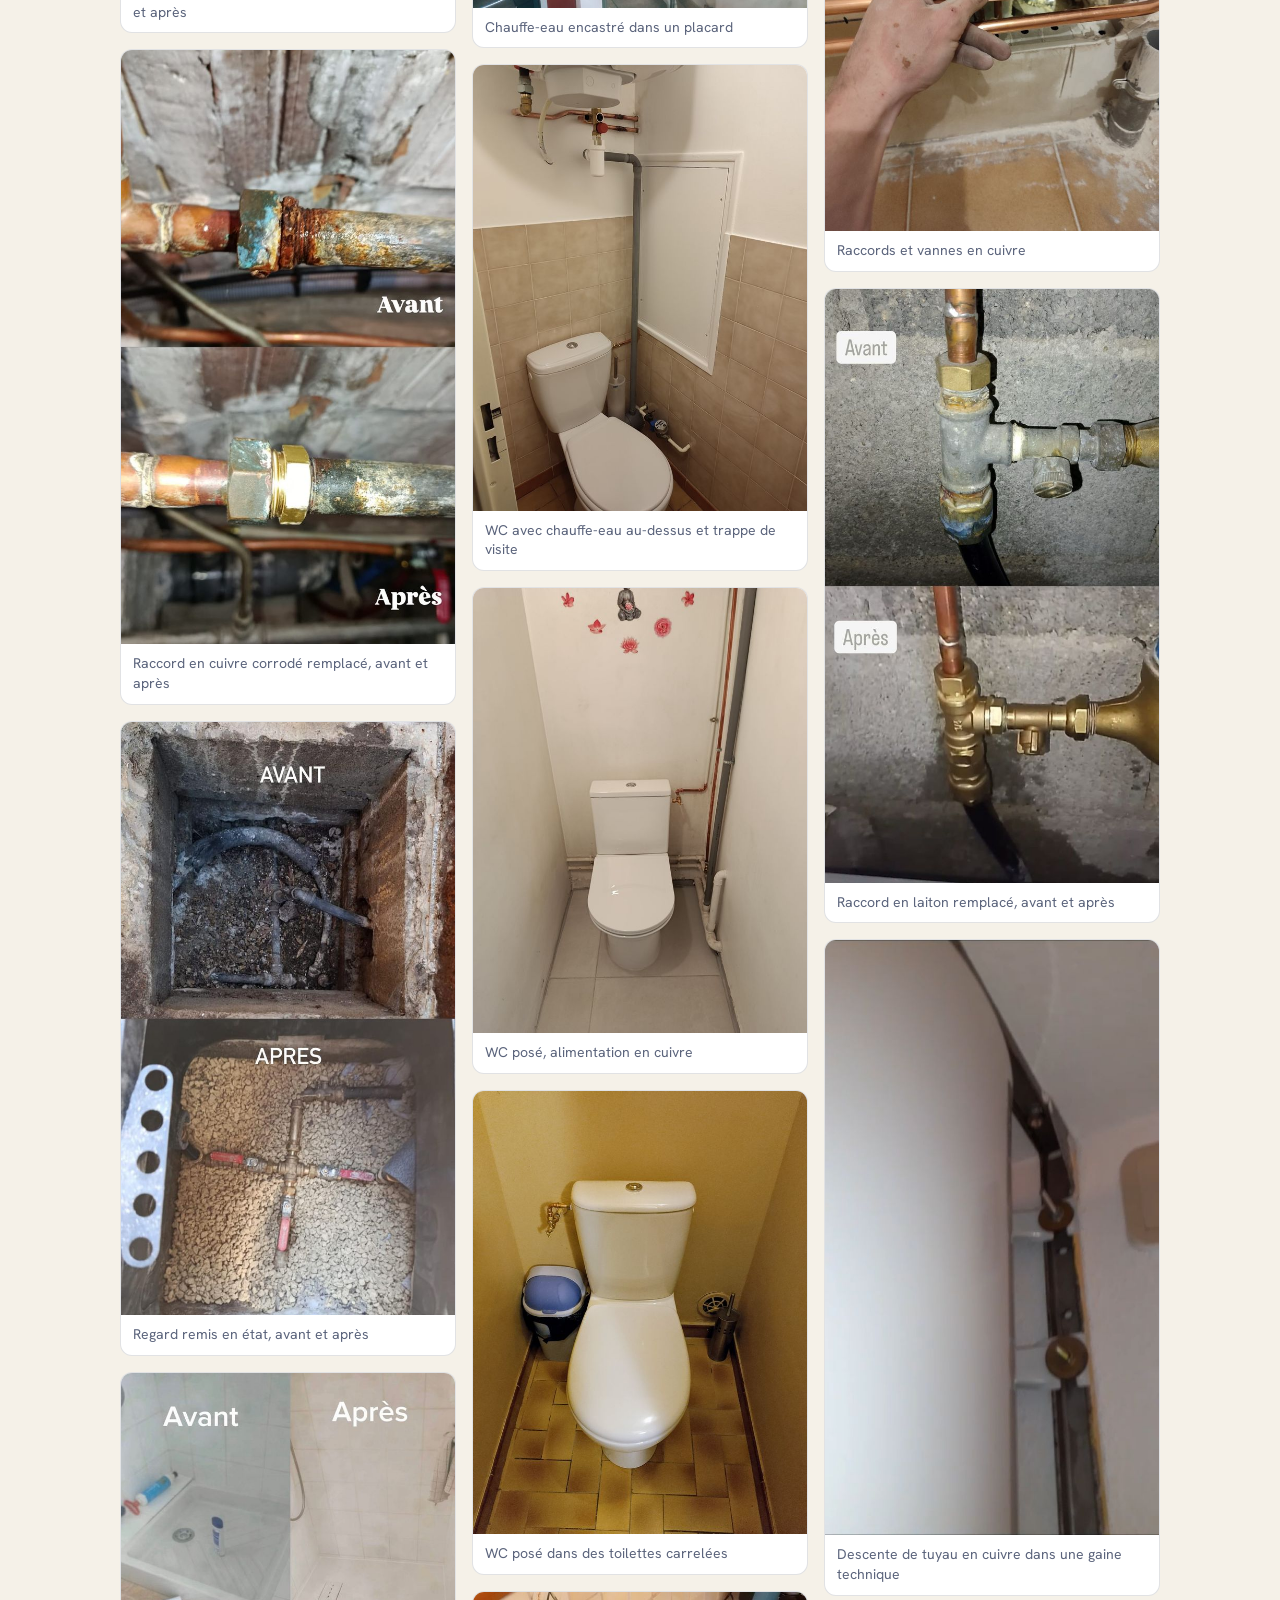
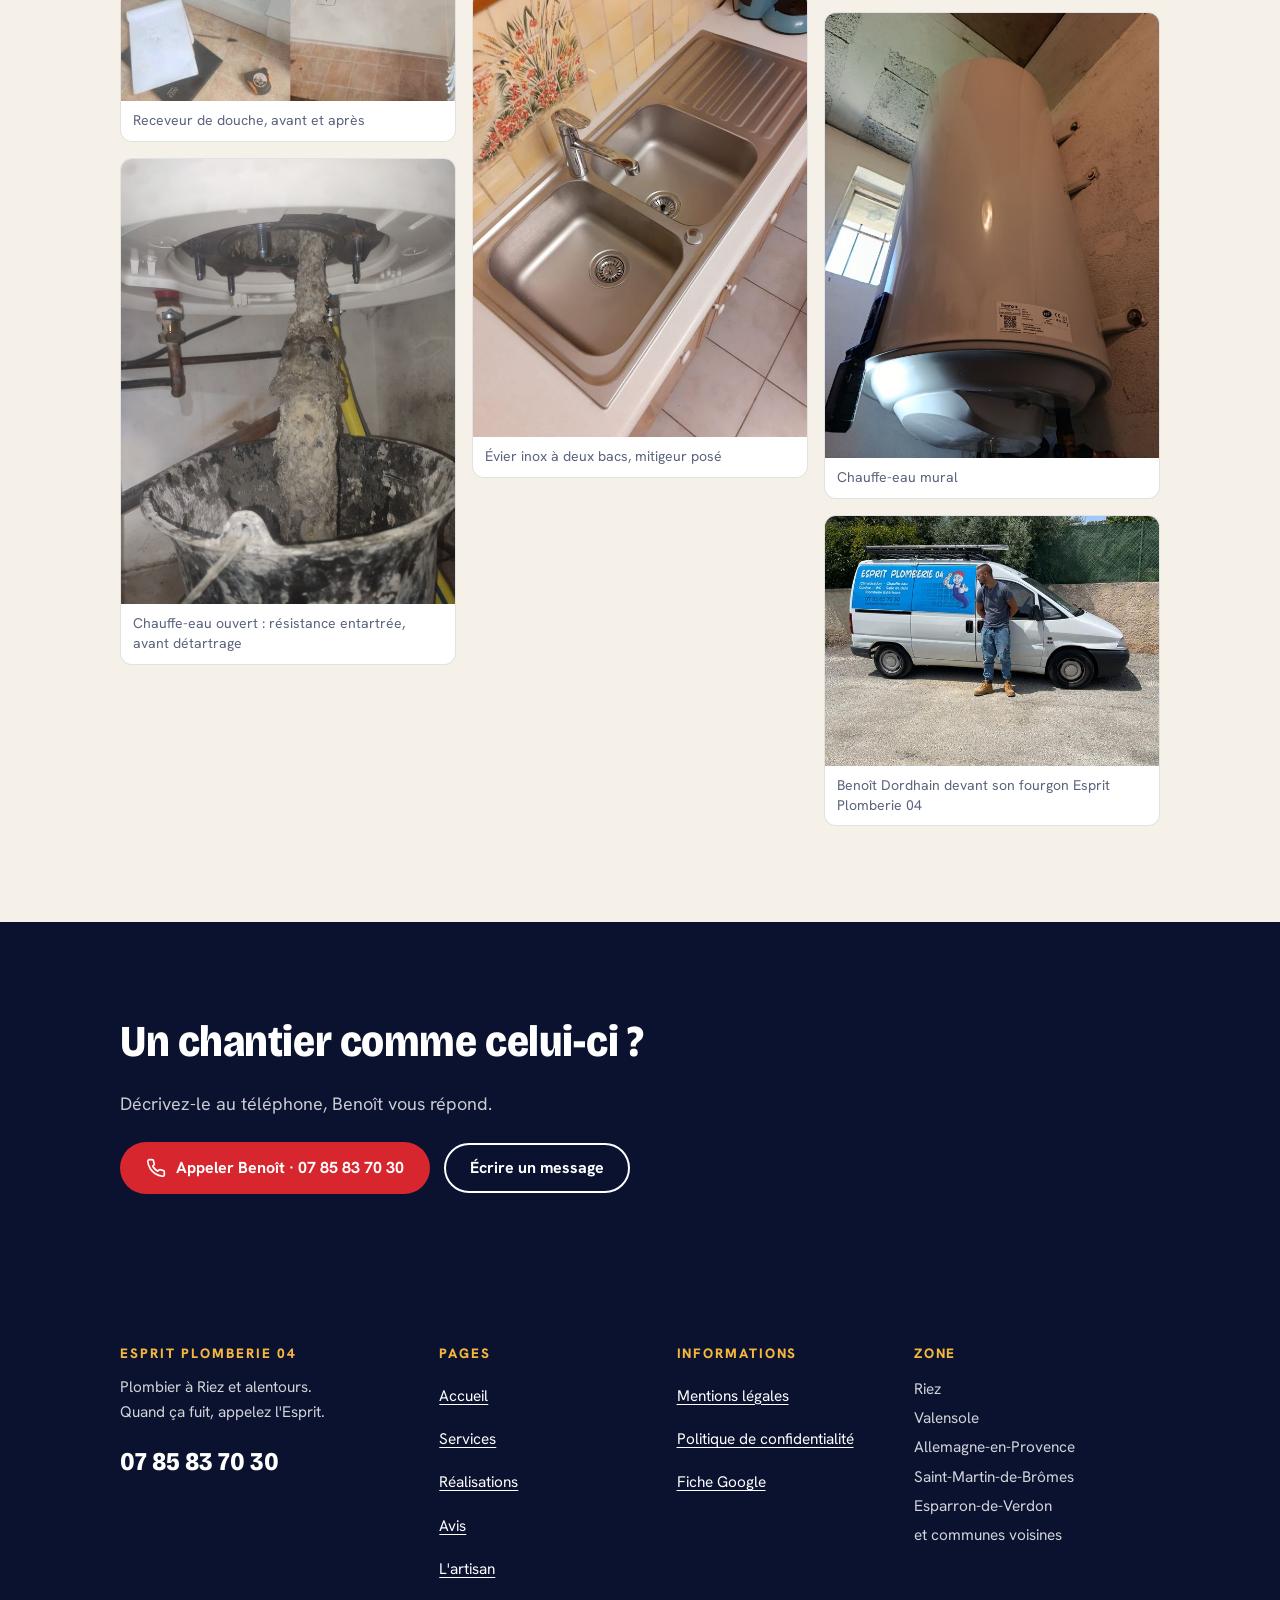
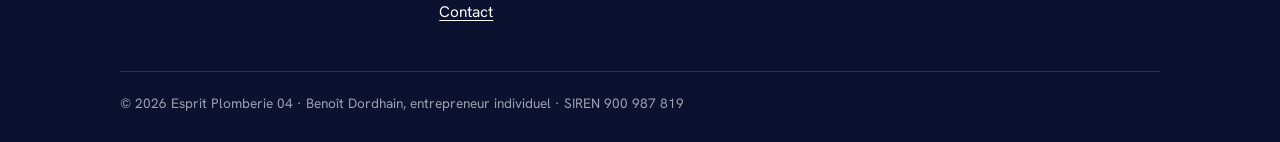
<file: realisations.html>
<!doctype html>
<html lang="fr"><head><meta charset="utf-8"><meta name="viewport" content="width=device-width, initial-scale=1"><title>Réalisations et chantiers avant/après | Esprit Plomberie 04</title><meta name="description" content="27 photos de chantiers de plomberie autour de Riez : chauffe-eau, WC, salles d&#x27;eau, tuyauterie."><meta name="theme-color" content="#0A1230"><meta name="robots" content="noindex, nofollow"><meta property="og:title" content="Réalisations et chantiers avant/après | Esprit Plomberie 04"><meta property="og:description" content="27 photos de chantiers de plomberie autour de Riez : chauffe-eau, WC, salles d&#x27;eau, tuyauterie."><meta property="og:type" content="website"><link rel="icon" href="logo.jpg"><link rel="preconnect" href="https://fonts.googleapis.com"><link rel="preconnect" href="https://fonts.gstatic.com" crossorigin><link rel="stylesheet" href="https://fonts.googleapis.com/css2?family=Bricolage+Grotesque:opsz,wdth,wght@12..96,75..100,200..800&family=Hanken+Grotesk:wght@400;500;700&display=swap"><link rel="stylesheet" href="style.css?v=1"></head><body class=""><a class="skip" href="#contenu">Aller au contenu</a><header class="nav"><div class="wrap"><a class="logo" href="index.html"><img src="logo.jpg" width="46" height="46" alt="Mascotte d'Esprit Plomberie 04"><span>Esprit Plomberie 04<small>Riez et alentours · 24h/24</small></span></a><button class="nav-toggle" type="button" aria-expanded="false" aria-controls="menu">Menu</button><ul class="menu" id="menu"><li><a href="index.html">Accueil</a></li><li><a href="services.html">Services</a></li><li><a href="realisations.html" aria-current="page">Réalisations</a></li><li><a href="avis.html">Avis</a></li><li><a href="artisan.html">L&#x27;artisan</a></li><li><a href="contact.html">Contact</a></li></ul><a class="btn btn-rouge" href="tel:+33785837030"><svg viewBox="0 0 24 24" fill="none" stroke="currentColor" stroke-width="2" stroke-linecap="round" stroke-linejoin="round" aria-hidden="true"><path d="M22 16.92v3a2 2 0 0 1-2.18 2 19.79 19.79 0 0 1-8.63-3.07 19.5 19.5 0 0 1-6-6 19.79 19.79 0 0 1-3.07-8.67A2 2 0 0 1 4.11 2h3a2 2 0 0 1 2 1.72c.13.96.36 1.9.7 2.81a2 2 0 0 1-.45 2.11L8.09 9.91a16 16 0 0 0 6 6l1.27-1.27a2 2 0 0 1 2.11-.45c.91.34 1.85.57 2.81.7A2 2 0 0 1 22 16.92z"/></svg> 07 85 83 70 30</a></div></header><main id="contenu"><section class="hero hero-court"><div class="wrap"><div class="hero-in"><span class="eyebrow">Réalisations</span><h1>Des chantiers photographiés sur place</h1><p class="lead">Photos publiées par l&#x27;entreprise sur sa fiche Google. Cliquez sur une photo pour la voir en entier.</p></div></div></section><section class="section bg-faience"><div class="wrap"><ul class="filtres" data-filtres="#galerie"><li><button type="button" data-f="tout" aria-pressed="true">Tout</button></li><li><button type="button" data-f="fuites" aria-pressed="false">Fuites</button></li><li><button type="button" data-f="chauffe-eau" aria-pressed="false">Chauffe-eau</button></li><li><button type="button" data-f="wc" aria-pressed="false">WC</button></li><li><button type="button" data-f="robinetterie" aria-pressed="false">Robinetterie</button></li><li><button type="button" data-f="salle-de-bain" aria-pressed="false">Salle de bain</button></li><li><button type="button" data-f="canalisations" aria-pressed="false">Canalisations</button></li><li><button type="button" data-f="pression" aria-pressed="false">Pression</button></li></ul><div class="galerie" id="galerie"><figure class="photo" data-cat="chauffe-eau"><button class="photo-btn" type="button" data-full="p-26-chauffe-eau-neuf-cuivre.jpg" data-alt="Chauffe-eau neuf, raccords en cuivre" data-cap="Chauffe-eau neuf, raccords en cuivre" aria-label="Agrandir la photo : Chauffe-eau neuf, raccords en cuivre"><img src="t-26-chauffe-eau-neuf-cuivre.jpg" width="640" height="1138" alt="Chauffe-eau neuf, raccords en cuivre" loading="lazy" decoding="async"></button><figcaption>Chauffe-eau neuf, raccords en cuivre</figcaption></figure><figure class="photo" data-cat="salle-de-bain"><button class="photo-btn" type="button" data-full="p-08-douche-angle-meuble-vasque.jpg" data-alt="Douche d&#x27;angle et meuble vasque, salle d&#x27;eau terminée" data-cap="Douche d&#x27;angle et meuble vasque, salle d&#x27;eau terminée" aria-label="Agrandir la photo : Douche d&#x27;angle et meuble vasque, salle d&#x27;eau terminée"><img src="t-08-douche-angle-meuble-vasque.jpg" width="640" height="856" alt="Douche d&#x27;angle et meuble vasque, salle d&#x27;eau terminée" loading="lazy" decoding="async"></button><figcaption>Douche d&#x27;angle et meuble vasque, salle d&#x27;eau terminée</figcaption></figure><figure class="photo" data-cat="wc"><button class="photo-btn" type="button" data-full="p-00-wc-avant-apres.jpg" data-alt="Avant / Après : un vieux WC remplacé par un WC neuf" data-cap="Avant / Après : un vieux WC remplacé par un WC neuf" aria-label="Agrandir la photo : Avant / Après : un vieux WC remplacé par un WC neuf"><img src="t-00-wc-avant-apres.jpg" width="640" height="1138" alt="Avant / Après : un vieux WC remplacé par un WC neuf" loading="lazy" decoding="async"></button><figcaption>Avant / Après : un vieux WC remplacé par un WC neuf</figcaption></figure><figure class="photo" data-cat="canalisations"><button class="photo-btn" type="button" data-full="p-22-nourrice-cuivre-avant-apres.jpg" data-alt="Nourrice de distribution en cuivre refaite, avant et après" data-cap="Nourrice de distribution en cuivre refaite, avant et après" aria-label="Agrandir la photo : Nourrice de distribution en cuivre refaite, avant et après"><img src="t-22-nourrice-cuivre-avant-apres.jpg" width="640" height="1138" alt="Nourrice de distribution en cuivre refaite, avant et après" loading="lazy" decoding="async"></button><figcaption>Nourrice de distribution en cuivre refaite, avant et après</figcaption></figure><figure class="photo" data-cat="canalisations"><button class="photo-btn" type="button" data-full="p-24-raccord-cuivre-corrode-avant-apres.jpg" data-alt="Raccord en cuivre corrodé remplacé, avant et après" data-cap="Raccord en cuivre corrodé remplacé, avant et après" aria-label="Agrandir la photo : Raccord en cuivre corrodé remplacé, avant et après"><img src="t-24-raccord-cuivre-corrode-avant-apres.jpg" width="640" height="1138" alt="Raccord en cuivre corrodé remplacé, avant et après" loading="lazy" decoding="async"></button><figcaption>Raccord en cuivre corrodé remplacé, avant et après</figcaption></figure><figure class="photo" data-cat="canalisations"><button class="photo-btn" type="button" data-full="p-07-regard-avant-apres.jpg" data-alt="Regard remis en état, avant et après" data-cap="Regard remis en état, avant et après" aria-label="Agrandir la photo : Regard remis en état, avant et après"><img src="t-07-regard-avant-apres.jpg" width="640" height="1138" alt="Regard remis en état, avant et après" loading="lazy" decoding="async"></button><figcaption>Regard remis en état, avant et après</figcaption></figure><figure class="photo" data-cat="salle-de-bain"><button class="photo-btn" type="button" data-full="p-09-receveur-douche-avant-apres.jpg" data-alt="Receveur de douche, avant et après" data-cap="Receveur de douche, avant et après" aria-label="Agrandir la photo : Receveur de douche, avant et après"><img src="t-09-receveur-douche-avant-apres.jpg" width="640" height="629" alt="Receveur de douche, avant et après" loading="lazy" decoding="async"></button><figcaption>Receveur de douche, avant et après</figcaption></figure><figure class="photo" data-cat="chauffe-eau"><button class="photo-btn" type="button" data-full="p-19-chauffe-eau-detartrage.jpg" data-alt="Chauffe-eau ouvert : résistance entartrée, avant détartrage" data-cap="Chauffe-eau ouvert : résistance entartrée, avant détartrage" aria-label="Agrandir la photo : Chauffe-eau ouvert : résistance entartrée, avant détartrage"><img src="t-19-chauffe-eau-detartrage.jpg" width="640" height="853" alt="Chauffe-eau ouvert : résistance entartrée, avant détartrage" loading="lazy" decoding="async"></button><figcaption>Chauffe-eau ouvert : résistance entartrée, avant détartrage</figcaption></figure><figure class="photo" data-cat="fuites"><button class="photo-btn" type="button" data-full="p-11-pelleteuse-fuite-enterree.jpg" data-alt="Tranchée à la pelleteuse pour atteindre une fuite enterrée" data-cap="Tranchée à la pelleteuse pour atteindre une fuite enterrée" aria-label="Agrandir la photo : Tranchée à la pelleteuse pour atteindre une fuite enterrée"><img src="t-11-pelleteuse-fuite-enterree.jpg" width="640" height="854" alt="Tranchée à la pelleteuse pour atteindre une fuite enterrée" loading="lazy" decoding="async"></button><figcaption>Tranchée à la pelleteuse pour atteindre une fuite enterrée</figcaption></figure><figure class="photo" data-cat="salle-de-bain"><button class="photo-btn" type="button" data-full="p-02-baignoire-salle-de-bains.jpg" data-alt="Baignoire et lavabo, salle de bains refaite" data-cap="Baignoire et lavabo, salle de bains refaite" aria-label="Agrandir la photo : Baignoire et lavabo, salle de bains refaite"><img src="t-02-baignoire-salle-de-bains.jpg" width="640" height="851" alt="Baignoire et lavabo, salle de bains refaite" loading="lazy" decoding="async"></button><figcaption>Baignoire et lavabo, salle de bains refaite</figcaption></figure><figure class="photo" data-cat="chauffe-eau"><button class="photo-btn" type="button" data-full="p-05-chauffe-eau-mural-blanc.jpg" data-alt="Chauffe-eau mural raccordé" data-cap="Chauffe-eau mural raccordé" aria-label="Agrandir la photo : Chauffe-eau mural raccordé"><img src="t-05-chauffe-eau-mural-blanc.jpg" width="640" height="853" alt="Chauffe-eau mural raccordé" loading="lazy" decoding="async"></button><figcaption>Chauffe-eau mural raccordé</figcaption></figure><figure class="photo" data-cat="chauffe-eau"><button class="photo-btn" type="button" data-full="p-15-chauffe-eau-niche-cuisine.jpg" data-alt="Chauffe-eau installé dans une niche de cuisine" data-cap="Chauffe-eau installé dans une niche de cuisine" aria-label="Agrandir la photo : Chauffe-eau installé dans une niche de cuisine"><img src="t-15-chauffe-eau-niche-cuisine.jpg" width="640" height="853" alt="Chauffe-eau installé dans une niche de cuisine" loading="lazy" decoding="async"></button><figcaption>Chauffe-eau installé dans une niche de cuisine</figcaption></figure><figure class="photo" data-cat="chauffe-eau"><button class="photo-btn" type="button" data-full="p-20-chauffe-eau-placard.jpg" data-alt="Chauffe-eau encastré dans un placard" data-cap="Chauffe-eau encastré dans un placard" aria-label="Agrandir la photo : Chauffe-eau encastré dans un placard"><img src="t-20-chauffe-eau-placard.jpg" width="640" height="853" alt="Chauffe-eau encastré dans un placard" loading="lazy" decoding="async"></button><figcaption>Chauffe-eau encastré dans un placard</figcaption></figure><figure class="photo" data-cat="wc"><button class="photo-btn" type="button" data-full="p-27-wc-trappe-chauffe-eau.jpg" data-alt="WC avec chauffe-eau au-dessus et trappe de visite" data-cap="WC avec chauffe-eau au-dessus et trappe de visite" aria-label="Agrandir la photo : WC avec chauffe-eau au-dessus et trappe de visite"><img src="t-27-wc-trappe-chauffe-eau.jpg" width="640" height="853" alt="WC avec chauffe-eau au-dessus et trappe de visite" loading="lazy" decoding="async"></button><figcaption>WC avec chauffe-eau au-dessus et trappe de visite</figcaption></figure><figure class="photo" data-cat="wc"><button class="photo-btn" type="button" data-full="p-10-wc-moderne-cuivre.jpg" data-alt="WC posé, alimentation en cuivre" data-cap="WC posé, alimentation en cuivre" aria-label="Agrandir la photo : WC posé, alimentation en cuivre"><img src="t-10-wc-moderne-cuivre.jpg" width="640" height="853" alt="WC posé, alimentation en cuivre" loading="lazy" decoding="async"></button><figcaption>WC posé, alimentation en cuivre</figcaption></figure><figure class="photo" data-cat="wc"><button class="photo-btn" type="button" data-full="p-13-wc-carrelage-jaune.jpg" data-alt="WC posé dans des toilettes carrelées" data-cap="WC posé dans des toilettes carrelées" aria-label="Agrandir la photo : WC posé dans des toilettes carrelées"><img src="t-13-wc-carrelage-jaune.jpg" width="640" height="850" alt="WC posé dans des toilettes carrelées" loading="lazy" decoding="async"></button><figcaption>WC posé dans des toilettes carrelées</figcaption></figure><figure class="photo" data-cat="robinetterie"><button class="photo-btn" type="button" data-full="p-01-evier-inox-double-bac.jpg" data-alt="Évier inox à deux bacs, mitigeur posé" data-cap="Évier inox à deux bacs, mitigeur posé" aria-label="Agrandir la photo : Évier inox à deux bacs, mitigeur posé"><img src="t-01-evier-inox-double-bac.jpg" width="640" height="853" alt="Évier inox à deux bacs, mitigeur posé" loading="lazy" decoding="async"></button><figcaption>Évier inox à deux bacs, mitigeur posé</figcaption></figure><figure class="photo" data-cat="robinetterie"><button class="photo-btn" type="button" data-full="p-21-siphon-pvc-evier.jpg" data-alt="Montage d&#x27;un siphon en PVC sous un évier" data-cap="Montage d&#x27;un siphon en PVC sous un évier" aria-label="Agrandir la photo : Montage d&#x27;un siphon en PVC sous un évier"><img src="t-21-siphon-pvc-evier.jpg" width="640" height="727" alt="Montage d&#x27;un siphon en PVC sous un évier" loading="lazy" decoding="async"></button><figcaption>Montage d&#x27;un siphon en PVC sous un évier</figcaption></figure><figure class="photo" data-cat="canalisations"><button class="photo-btn" type="button" data-full="p-03-evacuation-fonte-pvc.jpg" data-alt="Évacuation en fonte et PVC raccordée" data-cap="Évacuation en fonte et PVC raccordée" aria-label="Agrandir la photo : Évacuation en fonte et PVC raccordée"><img src="t-03-evacuation-fonte-pvc.jpg" width="640" height="480" alt="Évacuation en fonte et PVC raccordée" loading="lazy" decoding="async"></button><figcaption>Évacuation en fonte et PVC raccordée</figcaption></figure><figure class="photo" data-cat="canalisations"><button class="photo-btn" type="button" data-full="p-04-ancienne-colonne-vanne-laiton.jpg" data-alt="Ancienne colonne de tuyauterie, avant reprise" data-cap="Ancienne colonne de tuyauterie, avant reprise" aria-label="Agrandir la photo : Ancienne colonne de tuyauterie, avant reprise"><img src="t-04-ancienne-colonne-vanne-laiton.jpg" width="640" height="853" alt="Ancienne colonne de tuyauterie, avant reprise" loading="lazy" decoding="async"></button><figcaption>Ancienne colonne de tuyauterie, avant reprise</figcaption></figure><figure class="photo" data-cat="pression"><button class="photo-btn" type="button" data-full="p-17-reducteur-pression-laiton.jpg" data-alt="Réducteur de pression en laiton" data-cap="Réducteur de pression en laiton" aria-label="Agrandir la photo : Réducteur de pression en laiton"><img src="t-17-reducteur-pression-laiton.jpg" width="640" height="853" alt="Réducteur de pression en laiton" loading="lazy" decoding="async"></button><figcaption>Réducteur de pression en laiton</figcaption></figure><figure class="photo" data-cat="pression"><button class="photo-btn" type="button" data-full="p-16-osmoseur-sous-evier.jpg" data-alt="Osmoseur installé sous un évier" data-cap="Osmoseur installé sous un évier" aria-label="Agrandir la photo : Osmoseur installé sous un évier"><img src="t-16-osmoseur-sous-evier.jpg" width="640" height="853" alt="Osmoseur installé sous un évier" loading="lazy" decoding="async"></button><figcaption>Osmoseur installé sous un évier</figcaption></figure><figure class="photo" data-cat="fuites"><button class="photo-btn" type="button" data-full="p-18-vannes-cuivre-caisson.jpg" data-alt="Raccords et vannes en cuivre" data-cap="Raccords et vannes en cuivre" aria-label="Agrandir la photo : Raccords et vannes en cuivre"><img src="t-18-vannes-cuivre-caisson.jpg" width="640" height="853" alt="Raccords et vannes en cuivre" loading="lazy" decoding="async"></button><figcaption>Raccords et vannes en cuivre</figcaption></figure><figure class="photo" data-cat="canalisations"><button class="photo-btn" type="button" data-full="p-23-raccord-laiton-avant-apres.jpg" data-alt="Raccord en laiton remplacé, avant et après" data-cap="Raccord en laiton remplacé, avant et après" aria-label="Agrandir la photo : Raccord en laiton remplacé, avant et après"><img src="t-23-raccord-laiton-avant-apres.jpg" width="640" height="1138" alt="Raccord en laiton remplacé, avant et après" loading="lazy" decoding="async"></button><figcaption>Raccord en laiton remplacé, avant et après</figcaption></figure><figure class="photo" data-cat="chauffe-eau"><button class="photo-btn" type="button" data-full="p-25-gaine-technique-cuivre.jpg" data-alt="Descente de tuyau en cuivre dans une gaine technique" data-cap="Descente de tuyau en cuivre dans une gaine technique" aria-label="Agrandir la photo : Descente de tuyau en cuivre dans une gaine technique"><img src="t-25-gaine-technique-cuivre.jpg" width="640" height="1140" alt="Descente de tuyau en cuivre dans une gaine technique" loading="lazy" decoding="async"></button><figcaption>Descente de tuyau en cuivre dans une gaine technique</figcaption></figure><figure class="photo" data-cat="chauffe-eau"><button class="photo-btn" type="button" data-full="p-06-chauffe-eau-pres-fenetre.jpg" data-alt="Chauffe-eau mural" data-cap="Chauffe-eau mural" aria-label="Agrandir la photo : Chauffe-eau mural"><img src="t-06-chauffe-eau-pres-fenetre.jpg" width="640" height="853" alt="Chauffe-eau mural" loading="lazy" decoding="async"></button><figcaption>Chauffe-eau mural</figcaption></figure><figure class="photo" data-cat="benoit"><button class="photo-btn" type="button" data-full="p-14-benoit-devant-fourgon.jpg" data-alt="Benoît Dordhain devant son fourgon Esprit Plomberie 04" data-cap="Benoît Dordhain devant son fourgon Esprit Plomberie 04" aria-label="Agrandir la photo : Benoît Dordhain devant son fourgon Esprit Plomberie 04"><img src="t-14-benoit-devant-fourgon.jpg" width="640" height="480" alt="Benoît Dordhain devant son fourgon Esprit Plomberie 04" loading="lazy" decoding="async"></button><figcaption>Benoît Dordhain devant son fourgon Esprit Plomberie 04</figcaption></figure></div></div></section><section class="section bg-nuit"><div class="wrap reveal"><div class="section-head" style="margin-bottom:24px"><h2>Un chantier comme celui-ci ?</h2><p>Décrivez-le au téléphone, Benoît vous répond.</p></div><div class="cta-row"><a class="btn btn-rouge" href="tel:+33785837030"><svg viewBox="0 0 24 24" fill="none" stroke="currentColor" stroke-width="2" stroke-linecap="round" stroke-linejoin="round" aria-hidden="true"><path d="M22 16.92v3a2 2 0 0 1-2.18 2 19.79 19.79 0 0 1-8.63-3.07 19.5 19.5 0 0 1-6-6 19.79 19.79 0 0 1-3.07-8.67A2 2 0 0 1 4.11 2h3a2 2 0 0 1 2 1.72c.13.96.36 1.9.7 2.81a2 2 0 0 1-.45 2.11L8.09 9.91a16 16 0 0 0 6 6l1.27-1.27a2 2 0 0 1 2.11-.45c.91.34 1.85.57 2.81.7A2 2 0 0 1 22 16.92z"/></svg> Appeler Benoît · 07 85 83 70 30</a><a class="btn btn-ligne" href="contact.html">Écrire un message</a></div></div></section></main><footer class="pied"><div class="wrap"><div class="pied-grille"><div><h3>Esprit Plomberie 04</h3><p>Plombier à Riez et alentours.<br>Quand ça fuit, appelez l'Esprit.</p><a class="tel" href="tel:+33785837030">07 85 83 70 30</a></div><div><h3>Pages</h3><ul><li><a href="index.html">Accueil</a></li><li><a href="services.html">Services</a></li><li><a href="realisations.html">Réalisations</a></li><li><a href="avis.html">Avis</a></li><li><a href="artisan.html">L&#x27;artisan</a></li><li><a href="contact.html">Contact</a></li></ul></div><div><h3>Informations</h3><ul><li><a href="mentions-legales.html">Mentions légales</a></li><li><a href="confidentialite.html">Politique de confidentialité</a></li><li><a href="https://www.google.com/maps?cid=15650577157142781987" target="_blank" rel="noopener noreferrer">Fiche Google</a></li></ul></div><div><h3>Zone</h3><ul><li>Riez</li><li>Valensole</li><li>Allemagne-en-Provence</li><li>Saint-Martin-de-Brômes</li><li>Esparron-de-Verdon</li><li>et communes voisines</li></ul></div></div><div class="pied-bas">© 2026 Esprit Plomberie 04 · Benoît Dordhain, entrepreneur individuel · SIREN 900 987 819</div></div></footer><dialog class="lb" id="lb" aria-label="Photo agrandie"><div class="lb-in"><figure style="margin:0;text-align:center"><img alt=""><figcaption></figcaption></figure><button class="lb-prev" type="button" aria-label="Photo précédente">&#8249;</button><button class="lb-next" type="button" aria-label="Photo suivante">&#8250;</button><button class="lb-close" type="button" aria-label="Fermer">&#10005;</button></div></dialog><a class="btn btn-rouge appel-flottant" href="tel:+33785837030"><svg viewBox="0 0 24 24" fill="none" stroke="currentColor" stroke-width="2" stroke-linecap="round" stroke-linejoin="round" aria-hidden="true"><path d="M22 16.92v3a2 2 0 0 1-2.18 2 19.79 19.79 0 0 1-8.63-3.07 19.5 19.5 0 0 1-6-6 19.79 19.79 0 0 1-3.07-8.67A2 2 0 0 1 4.11 2h3a2 2 0 0 1 2 1.72c.13.96.36 1.9.7 2.81a2 2 0 0 1-.45 2.11L8.09 9.91a16 16 0 0 0 6 6l1.27-1.27a2 2 0 0 1 2.11-.45c.91.34 1.85.57 2.81.7A2 2 0 0 1 22 16.92z"/></svg> Appeler</a><script src="main.js?v=1" defer></script></body></html>
</file>
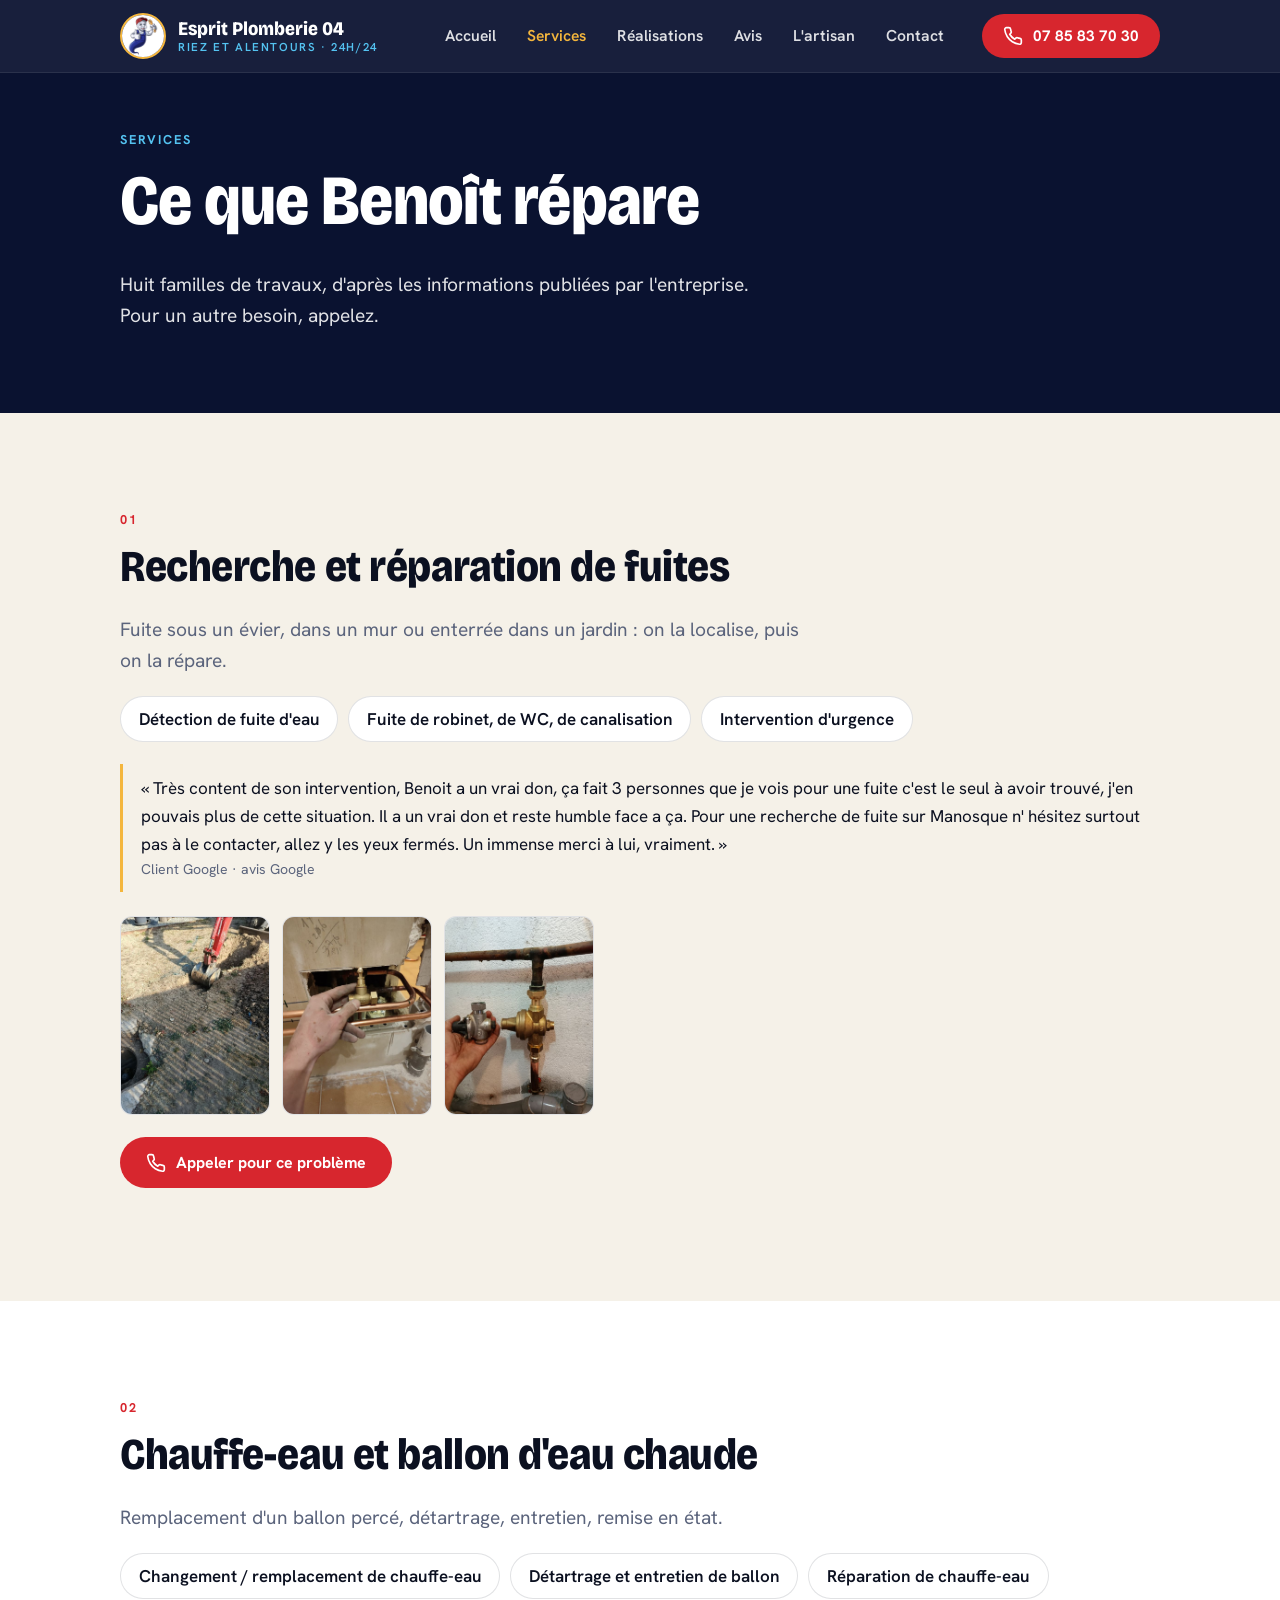
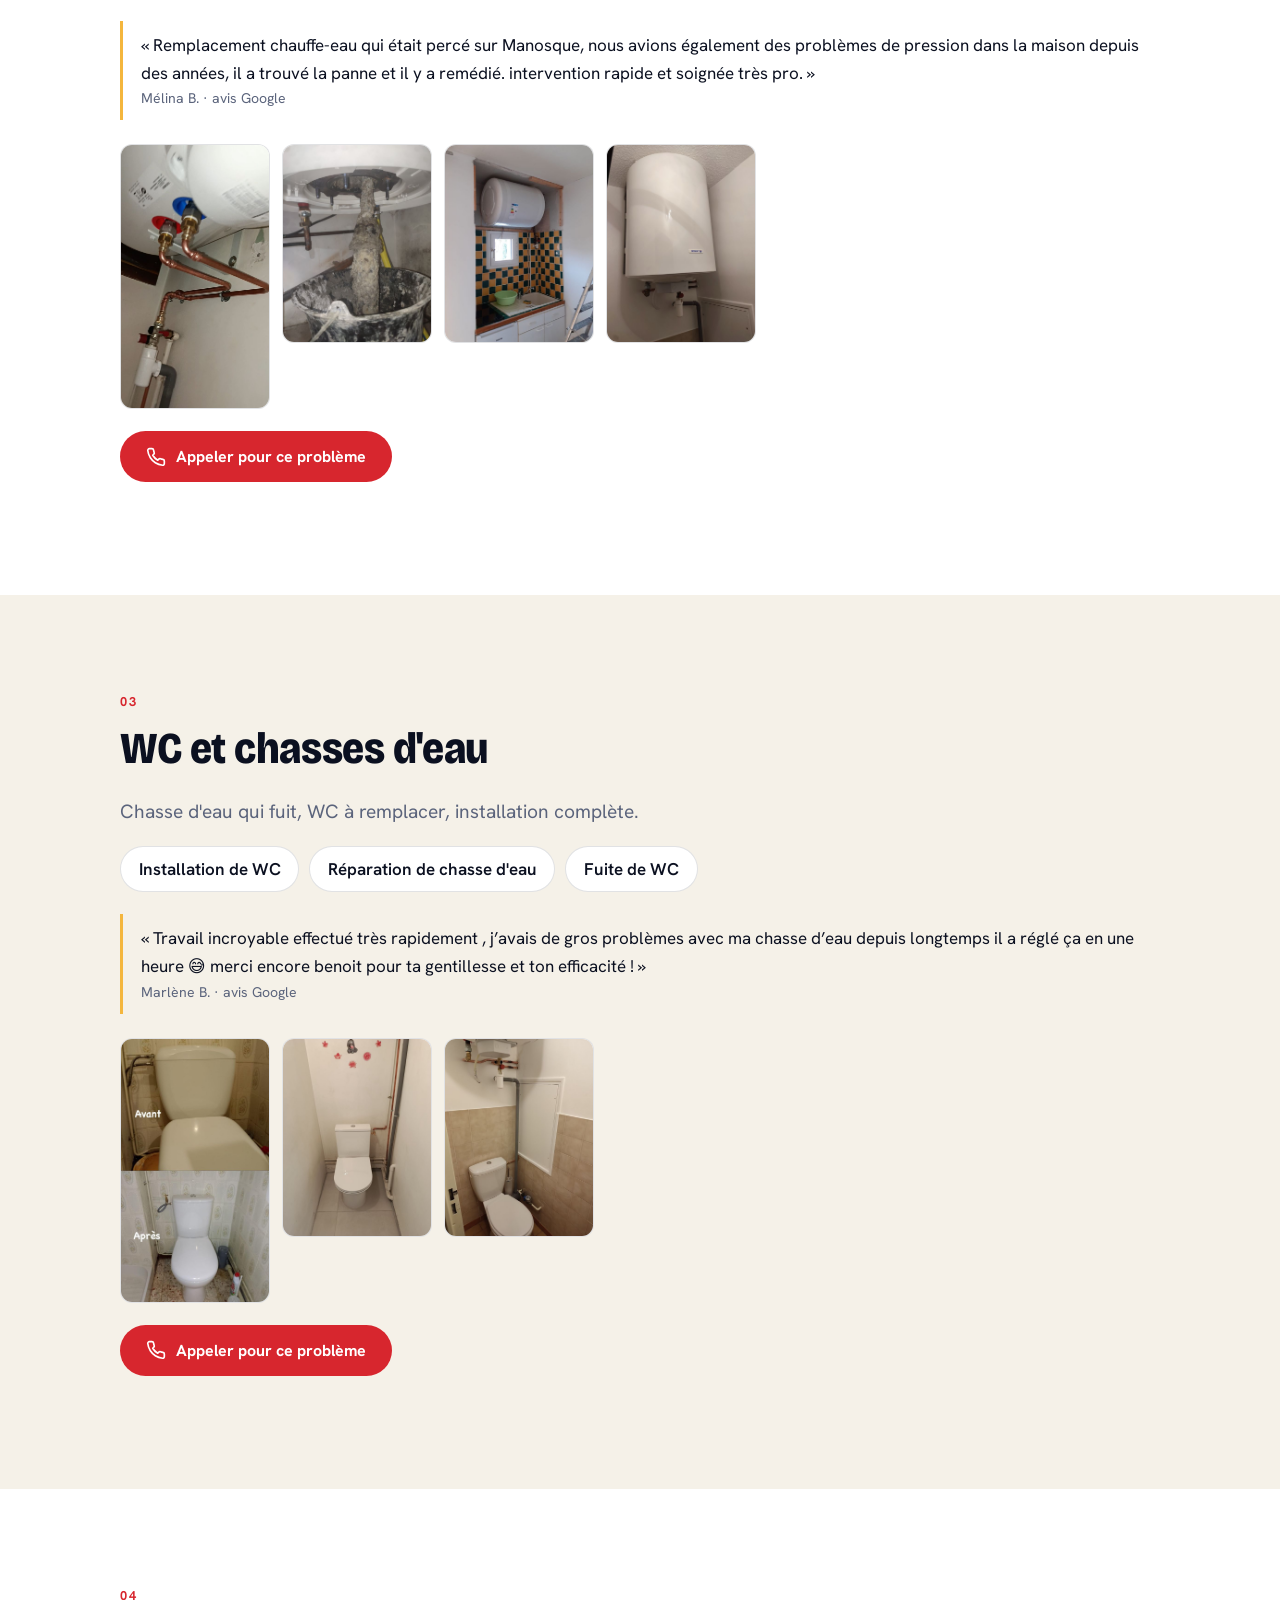
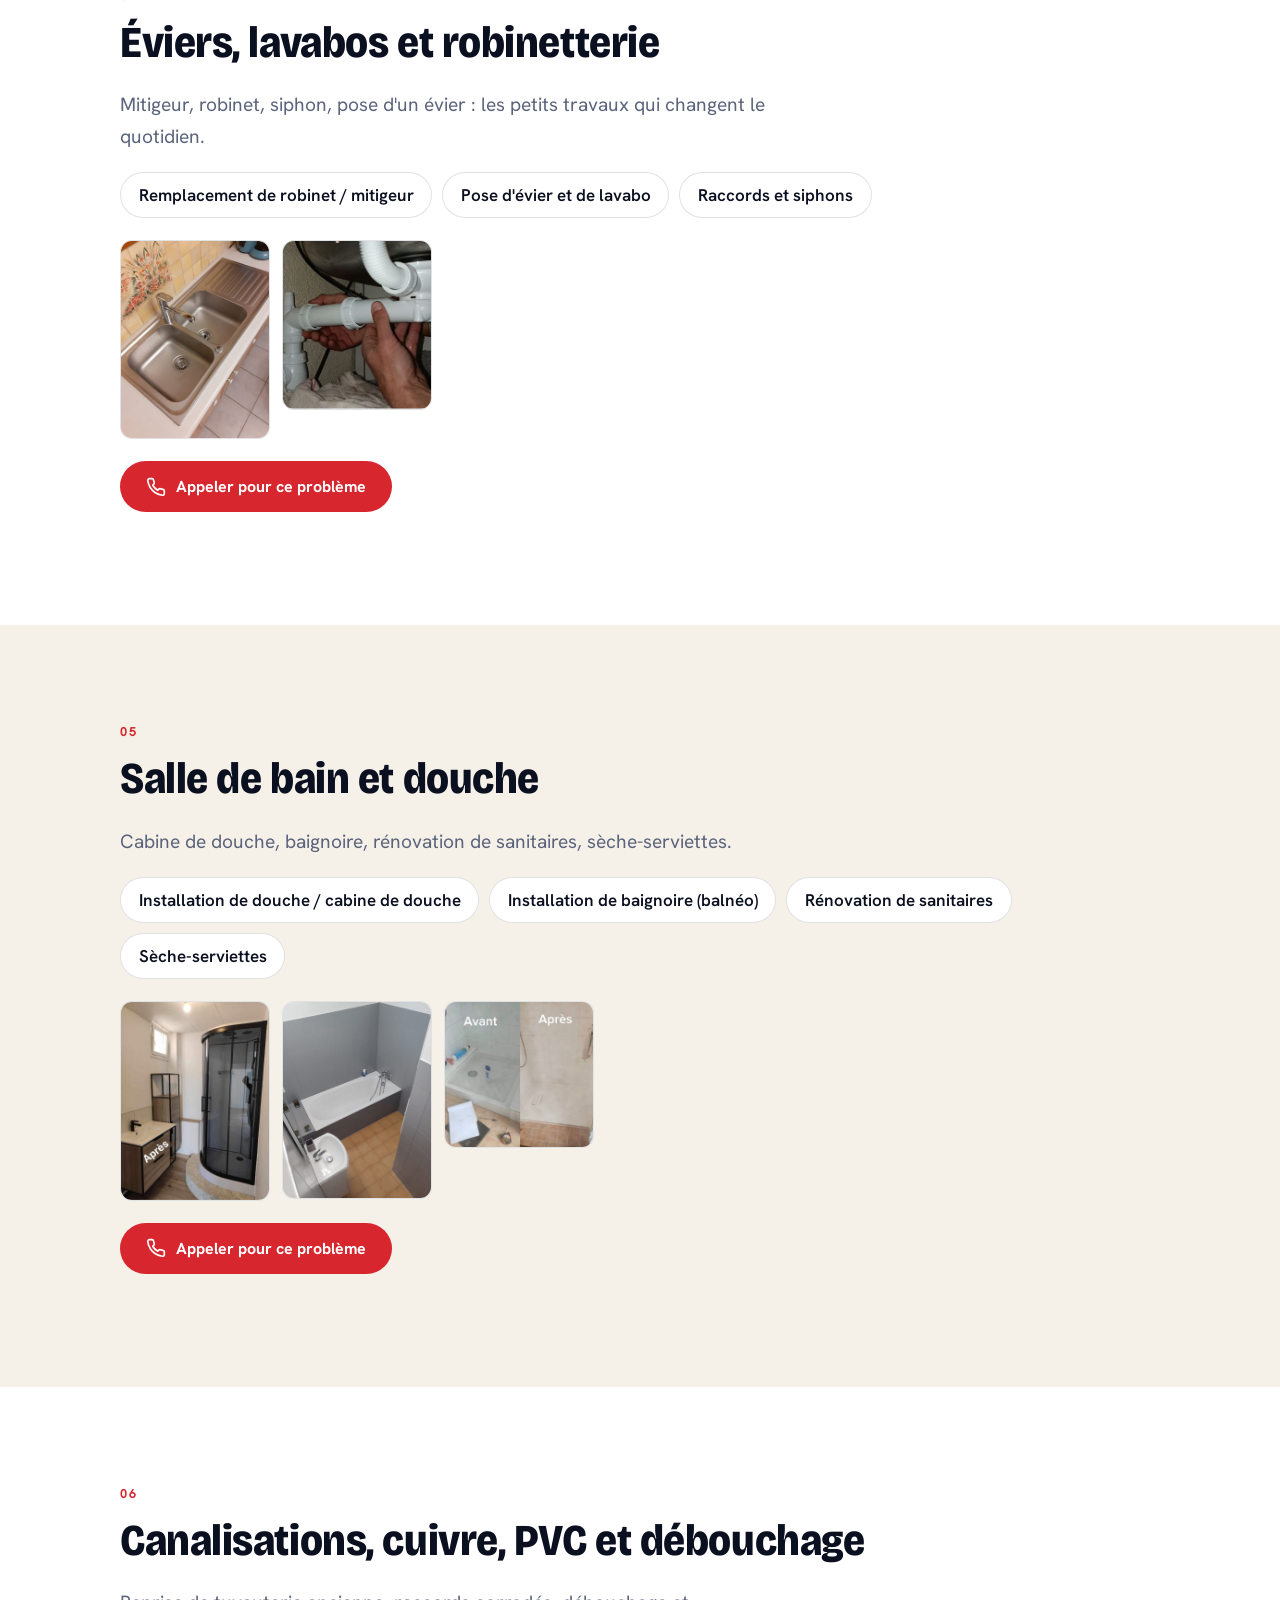
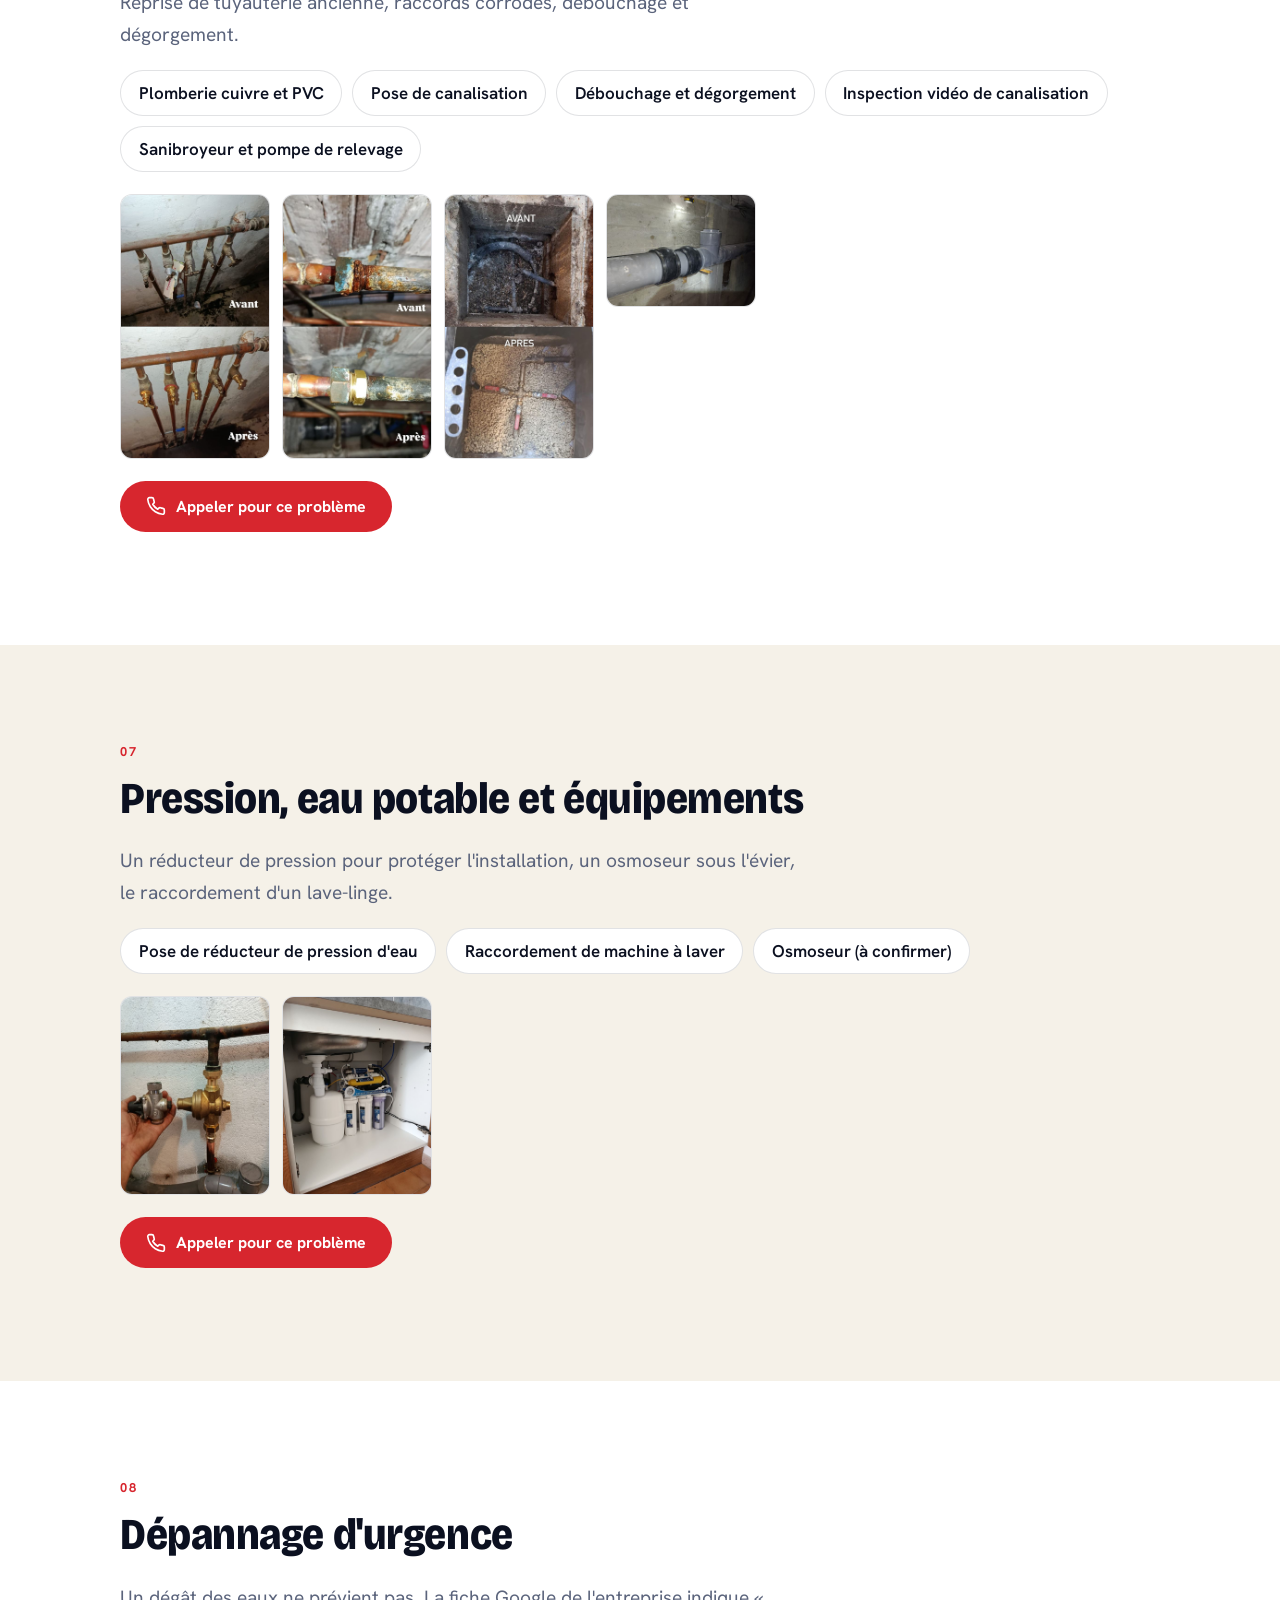
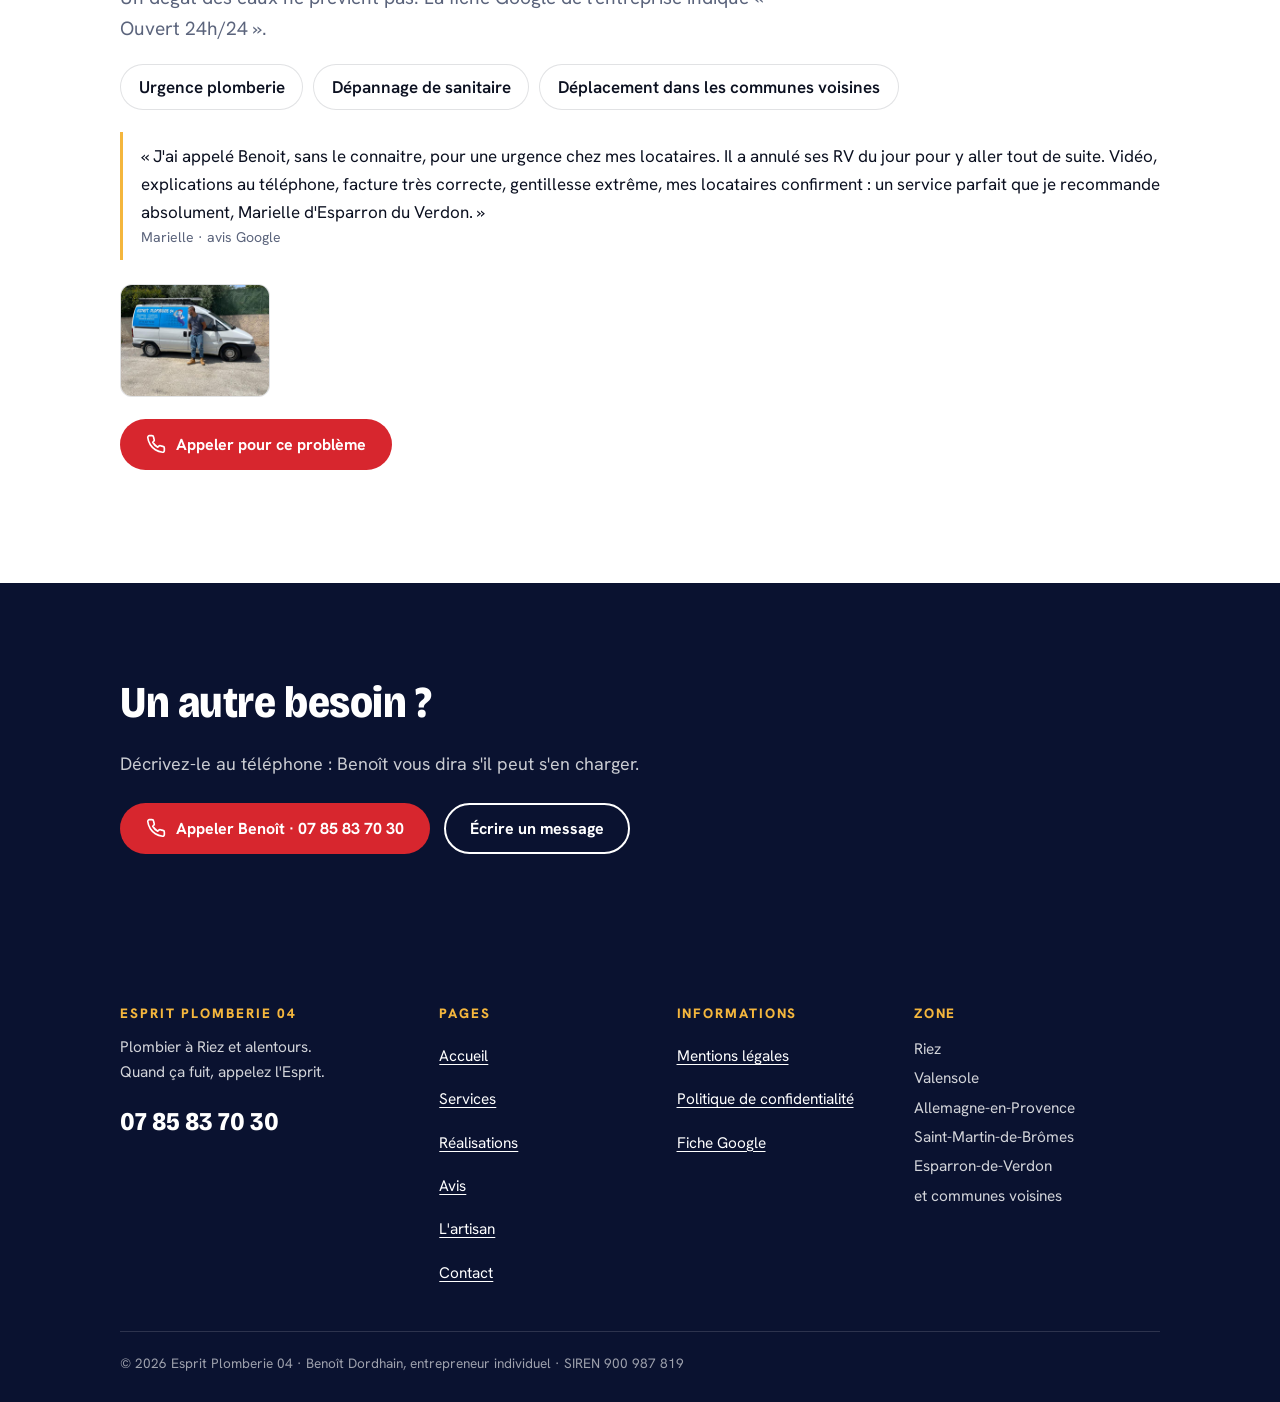
<file: services.html>
<!doctype html>
<html lang="fr"><head><meta charset="utf-8"><meta name="viewport" content="width=device-width, initial-scale=1"><title>Services de plomberie à Riez et alentours | Esprit Plomberie 04</title><meta name="description" content="Recherche de fuite, chauffe-eau, WC, robinetterie, salle de bain, canalisations, débouchage et dépannage autour de Riez et dans les communes voisines."><meta name="theme-color" content="#0A1230"><meta name="robots" content="noindex, nofollow"><meta property="og:title" content="Services de plomberie à Riez et alentours | Esprit Plomberie 04"><meta property="og:description" content="Recherche de fuite, chauffe-eau, WC, robinetterie, salle de bain, canalisations, débouchage et dépannage autour de Riez et dans les communes voisines."><meta property="og:type" content="website"><link rel="icon" href="logo.jpg"><link rel="preconnect" href="https://fonts.googleapis.com"><link rel="preconnect" href="https://fonts.gstatic.com" crossorigin><link rel="stylesheet" href="https://fonts.googleapis.com/css2?family=Bricolage+Grotesque:opsz,wdth,wght@12..96,75..100,200..800&family=Hanken+Grotesk:wght@400;500;700&display=swap"><link rel="stylesheet" href="style.css?v=1"></head><body class=""><a class="skip" href="#contenu">Aller au contenu</a><header class="nav"><div class="wrap"><a class="logo" href="index.html"><img src="logo.jpg" width="46" height="46" alt="Mascotte d'Esprit Plomberie 04"><span>Esprit Plomberie 04<small>Riez et alentours · 24h/24</small></span></a><button class="nav-toggle" type="button" aria-expanded="false" aria-controls="menu">Menu</button><ul class="menu" id="menu"><li><a href="index.html">Accueil</a></li><li><a href="services.html" aria-current="page">Services</a></li><li><a href="realisations.html">Réalisations</a></li><li><a href="avis.html">Avis</a></li><li><a href="artisan.html">L&#x27;artisan</a></li><li><a href="contact.html">Contact</a></li></ul><a class="btn btn-rouge" href="tel:+33785837030"><svg viewBox="0 0 24 24" fill="none" stroke="currentColor" stroke-width="2" stroke-linecap="round" stroke-linejoin="round" aria-hidden="true"><path d="M22 16.92v3a2 2 0 0 1-2.18 2 19.79 19.79 0 0 1-8.63-3.07 19.5 19.5 0 0 1-6-6 19.79 19.79 0 0 1-3.07-8.67A2 2 0 0 1 4.11 2h3a2 2 0 0 1 2 1.72c.13.96.36 1.9.7 2.81a2 2 0 0 1-.45 2.11L8.09 9.91a16 16 0 0 0 6 6l1.27-1.27a2 2 0 0 1 2.11-.45c.91.34 1.85.57 2.81.7A2 2 0 0 1 22 16.92z"/></svg> 07 85 83 70 30</a></div></header><main id="contenu"><section class="hero hero-court"><div class="wrap"><div class="hero-in"><span class="eyebrow">Services</span><h1>Ce que Benoît répare</h1><p class="lead">Huit familles de travaux, d&#x27;après les informations publiées par l&#x27;entreprise. Pour un autre besoin, appelez.</p></div></div></section><section class="section bg-faience" id="fuites"><div class="wrap reveal"><span class="eyebrow">01</span><h2>Recherche et réparation de fuites</h2><p class="lead">Fuite sous un évier, dans un mur ou enterrée dans un jardin : on la localise, puis on la répare.</p><ul class="chips" style="margin-top:18px"><li>Détection de fuite d&#x27;eau</li><li>Fuite de robinet, de WC, de canalisation</li><li>Intervention d&#x27;urgence</li></ul><ul class="citations"><li>« Très content de son intervention, Benoit a un vrai don, ça fait 3 personnes que je vois pour une fuite c&#x27;est le seul à avoir trouvé, j&#x27;en pouvais plus de cette situation. Il a un vrai don et reste humble face a ça. Pour une recherche de fuite sur Manosque n&#x27; hésitez surtout pas à le contacter, allez y les yeux fermés. Un immense merci à lui, vraiment. »<cite>Client Google · avis Google</cite></li></ul><div class="mini-photos"><figure class="photo" data-cat="fuites"><button class="photo-btn" type="button" data-full="p-11-pelleteuse-fuite-enterree.jpg" data-alt="Tranchée à la pelleteuse pour atteindre une fuite enterrée" data-cap="Tranchée à la pelleteuse pour atteindre une fuite enterrée" aria-label="Agrandir la photo : Tranchée à la pelleteuse pour atteindre une fuite enterrée"><img src="t-11-pelleteuse-fuite-enterree.jpg" width="640" height="854" alt="Tranchée à la pelleteuse pour atteindre une fuite enterrée" loading="lazy" decoding="async"></button><figcaption>Tranchée à la pelleteuse pour atteindre une fuite enterrée</figcaption></figure><figure class="photo" data-cat="fuites"><button class="photo-btn" type="button" data-full="p-18-vannes-cuivre-caisson.jpg" data-alt="Raccords et vannes en cuivre" data-cap="Raccords et vannes en cuivre" aria-label="Agrandir la photo : Raccords et vannes en cuivre"><img src="t-18-vannes-cuivre-caisson.jpg" width="640" height="853" alt="Raccords et vannes en cuivre" loading="lazy" decoding="async"></button><figcaption>Raccords et vannes en cuivre</figcaption></figure><figure class="photo" data-cat="pression"><button class="photo-btn" type="button" data-full="p-17-reducteur-pression-laiton.jpg" data-alt="Réducteur de pression en laiton" data-cap="Réducteur de pression en laiton" aria-label="Agrandir la photo : Réducteur de pression en laiton"><img src="t-17-reducteur-pression-laiton.jpg" width="640" height="853" alt="Réducteur de pression en laiton" loading="lazy" decoding="async"></button><figcaption>Réducteur de pression en laiton</figcaption></figure></div><p style="margin-top:22px"><a class="btn btn-rouge" href="tel:+33785837030"><svg viewBox="0 0 24 24" fill="none" stroke="currentColor" stroke-width="2" stroke-linecap="round" stroke-linejoin="round" aria-hidden="true"><path d="M22 16.92v3a2 2 0 0 1-2.18 2 19.79 19.79 0 0 1-8.63-3.07 19.5 19.5 0 0 1-6-6 19.79 19.79 0 0 1-3.07-8.67A2 2 0 0 1 4.11 2h3a2 2 0 0 1 2 1.72c.13.96.36 1.9.7 2.81a2 2 0 0 1-.45 2.11L8.09 9.91a16 16 0 0 0 6 6l1.27-1.27a2 2 0 0 1 2.11-.45c.91.34 1.85.57 2.81.7A2 2 0 0 1 22 16.92z"/></svg> Appeler pour ce problème</a></p></div></section><section class="section bg-blanc" id="chauffe-eau"><div class="wrap reveal"><span class="eyebrow">02</span><h2>Chauffe-eau et ballon d&#x27;eau chaude</h2><p class="lead">Remplacement d&#x27;un ballon percé, détartrage, entretien, remise en état.</p><ul class="chips" style="margin-top:18px"><li>Changement / remplacement de chauffe-eau</li><li>Détartrage et entretien de ballon</li><li>Réparation de chauffe-eau</li></ul><ul class="citations"><li>« Remplacement chauffe-eau qui était percé sur Manosque, nous avions également des problèmes de pression dans la maison depuis des années, il a trouvé la panne et il y a remédié. intervention rapide et soignée très pro. »<cite>Mélina B. · avis Google</cite></li></ul><div class="mini-photos"><figure class="photo" data-cat="chauffe-eau"><button class="photo-btn" type="button" data-full="p-26-chauffe-eau-neuf-cuivre.jpg" data-alt="Chauffe-eau neuf, raccords en cuivre" data-cap="Chauffe-eau neuf, raccords en cuivre" aria-label="Agrandir la photo : Chauffe-eau neuf, raccords en cuivre"><img src="t-26-chauffe-eau-neuf-cuivre.jpg" width="640" height="1138" alt="Chauffe-eau neuf, raccords en cuivre" loading="lazy" decoding="async"></button><figcaption>Chauffe-eau neuf, raccords en cuivre</figcaption></figure><figure class="photo" data-cat="chauffe-eau"><button class="photo-btn" type="button" data-full="p-19-chauffe-eau-detartrage.jpg" data-alt="Chauffe-eau ouvert : résistance entartrée, avant détartrage" data-cap="Chauffe-eau ouvert : résistance entartrée, avant détartrage" aria-label="Agrandir la photo : Chauffe-eau ouvert : résistance entartrée, avant détartrage"><img src="t-19-chauffe-eau-detartrage.jpg" width="640" height="853" alt="Chauffe-eau ouvert : résistance entartrée, avant détartrage" loading="lazy" decoding="async"></button><figcaption>Chauffe-eau ouvert : résistance entartrée, avant détartrage</figcaption></figure><figure class="photo" data-cat="chauffe-eau"><button class="photo-btn" type="button" data-full="p-15-chauffe-eau-niche-cuisine.jpg" data-alt="Chauffe-eau installé dans une niche de cuisine" data-cap="Chauffe-eau installé dans une niche de cuisine" aria-label="Agrandir la photo : Chauffe-eau installé dans une niche de cuisine"><img src="t-15-chauffe-eau-niche-cuisine.jpg" width="640" height="853" alt="Chauffe-eau installé dans une niche de cuisine" loading="lazy" decoding="async"></button><figcaption>Chauffe-eau installé dans une niche de cuisine</figcaption></figure><figure class="photo" data-cat="chauffe-eau"><button class="photo-btn" type="button" data-full="p-05-chauffe-eau-mural-blanc.jpg" data-alt="Chauffe-eau mural raccordé" data-cap="Chauffe-eau mural raccordé" aria-label="Agrandir la photo : Chauffe-eau mural raccordé"><img src="t-05-chauffe-eau-mural-blanc.jpg" width="640" height="853" alt="Chauffe-eau mural raccordé" loading="lazy" decoding="async"></button><figcaption>Chauffe-eau mural raccordé</figcaption></figure></div><p style="margin-top:22px"><a class="btn btn-rouge" href="tel:+33785837030"><svg viewBox="0 0 24 24" fill="none" stroke="currentColor" stroke-width="2" stroke-linecap="round" stroke-linejoin="round" aria-hidden="true"><path d="M22 16.92v3a2 2 0 0 1-2.18 2 19.79 19.79 0 0 1-8.63-3.07 19.5 19.5 0 0 1-6-6 19.79 19.79 0 0 1-3.07-8.67A2 2 0 0 1 4.11 2h3a2 2 0 0 1 2 1.72c.13.96.36 1.9.7 2.81a2 2 0 0 1-.45 2.11L8.09 9.91a16 16 0 0 0 6 6l1.27-1.27a2 2 0 0 1 2.11-.45c.91.34 1.85.57 2.81.7A2 2 0 0 1 22 16.92z"/></svg> Appeler pour ce problème</a></p></div></section><section class="section bg-faience" id="wc"><div class="wrap reveal"><span class="eyebrow">03</span><h2>WC et chasses d&#x27;eau</h2><p class="lead">Chasse d&#x27;eau qui fuit, WC à remplacer, installation complète.</p><ul class="chips" style="margin-top:18px"><li>Installation de WC</li><li>Réparation de chasse d&#x27;eau</li><li>Fuite de WC</li></ul><ul class="citations"><li>« Travail incroyable effectué très rapidement , j’avais de gros problèmes avec ma chasse d’eau depuis longtemps il a réglé ça en une heure 😅 merci encore benoit pour ta gentillesse et ton efficacité ! »<cite>Marlène B. · avis Google</cite></li></ul><div class="mini-photos"><figure class="photo" data-cat="wc"><button class="photo-btn" type="button" data-full="p-00-wc-avant-apres.jpg" data-alt="Avant / Après : un vieux WC remplacé par un WC neuf" data-cap="Avant / Après : un vieux WC remplacé par un WC neuf" aria-label="Agrandir la photo : Avant / Après : un vieux WC remplacé par un WC neuf"><img src="t-00-wc-avant-apres.jpg" width="640" height="1138" alt="Avant / Après : un vieux WC remplacé par un WC neuf" loading="lazy" decoding="async"></button><figcaption>Avant / Après : un vieux WC remplacé par un WC neuf</figcaption></figure><figure class="photo" data-cat="wc"><button class="photo-btn" type="button" data-full="p-10-wc-moderne-cuivre.jpg" data-alt="WC posé, alimentation en cuivre" data-cap="WC posé, alimentation en cuivre" aria-label="Agrandir la photo : WC posé, alimentation en cuivre"><img src="t-10-wc-moderne-cuivre.jpg" width="640" height="853" alt="WC posé, alimentation en cuivre" loading="lazy" decoding="async"></button><figcaption>WC posé, alimentation en cuivre</figcaption></figure><figure class="photo" data-cat="wc"><button class="photo-btn" type="button" data-full="p-27-wc-trappe-chauffe-eau.jpg" data-alt="WC avec chauffe-eau au-dessus et trappe de visite" data-cap="WC avec chauffe-eau au-dessus et trappe de visite" aria-label="Agrandir la photo : WC avec chauffe-eau au-dessus et trappe de visite"><img src="t-27-wc-trappe-chauffe-eau.jpg" width="640" height="853" alt="WC avec chauffe-eau au-dessus et trappe de visite" loading="lazy" decoding="async"></button><figcaption>WC avec chauffe-eau au-dessus et trappe de visite</figcaption></figure></div><p style="margin-top:22px"><a class="btn btn-rouge" href="tel:+33785837030"><svg viewBox="0 0 24 24" fill="none" stroke="currentColor" stroke-width="2" stroke-linecap="round" stroke-linejoin="round" aria-hidden="true"><path d="M22 16.92v3a2 2 0 0 1-2.18 2 19.79 19.79 0 0 1-8.63-3.07 19.5 19.5 0 0 1-6-6 19.79 19.79 0 0 1-3.07-8.67A2 2 0 0 1 4.11 2h3a2 2 0 0 1 2 1.72c.13.96.36 1.9.7 2.81a2 2 0 0 1-.45 2.11L8.09 9.91a16 16 0 0 0 6 6l1.27-1.27a2 2 0 0 1 2.11-.45c.91.34 1.85.57 2.81.7A2 2 0 0 1 22 16.92z"/></svg> Appeler pour ce problème</a></p></div></section><section class="section bg-blanc" id="robinetterie"><div class="wrap reveal"><span class="eyebrow">04</span><h2>Éviers, lavabos et robinetterie</h2><p class="lead">Mitigeur, robinet, siphon, pose d&#x27;un évier : les petits travaux qui changent le quotidien.</p><ul class="chips" style="margin-top:18px"><li>Remplacement de robinet / mitigeur</li><li>Pose d&#x27;évier et de lavabo</li><li>Raccords et siphons</li></ul><div class="mini-photos"><figure class="photo" data-cat="robinetterie"><button class="photo-btn" type="button" data-full="p-01-evier-inox-double-bac.jpg" data-alt="Évier inox à deux bacs, mitigeur posé" data-cap="Évier inox à deux bacs, mitigeur posé" aria-label="Agrandir la photo : Évier inox à deux bacs, mitigeur posé"><img src="t-01-evier-inox-double-bac.jpg" width="640" height="853" alt="Évier inox à deux bacs, mitigeur posé" loading="lazy" decoding="async"></button><figcaption>Évier inox à deux bacs, mitigeur posé</figcaption></figure><figure class="photo" data-cat="robinetterie"><button class="photo-btn" type="button" data-full="p-21-siphon-pvc-evier.jpg" data-alt="Montage d&#x27;un siphon en PVC sous un évier" data-cap="Montage d&#x27;un siphon en PVC sous un évier" aria-label="Agrandir la photo : Montage d&#x27;un siphon en PVC sous un évier"><img src="t-21-siphon-pvc-evier.jpg" width="640" height="727" alt="Montage d&#x27;un siphon en PVC sous un évier" loading="lazy" decoding="async"></button><figcaption>Montage d&#x27;un siphon en PVC sous un évier</figcaption></figure></div><p style="margin-top:22px"><a class="btn btn-rouge" href="tel:+33785837030"><svg viewBox="0 0 24 24" fill="none" stroke="currentColor" stroke-width="2" stroke-linecap="round" stroke-linejoin="round" aria-hidden="true"><path d="M22 16.92v3a2 2 0 0 1-2.18 2 19.79 19.79 0 0 1-8.63-3.07 19.5 19.5 0 0 1-6-6 19.79 19.79 0 0 1-3.07-8.67A2 2 0 0 1 4.11 2h3a2 2 0 0 1 2 1.72c.13.96.36 1.9.7 2.81a2 2 0 0 1-.45 2.11L8.09 9.91a16 16 0 0 0 6 6l1.27-1.27a2 2 0 0 1 2.11-.45c.91.34 1.85.57 2.81.7A2 2 0 0 1 22 16.92z"/></svg> Appeler pour ce problème</a></p></div></section><section class="section bg-faience" id="salle-de-bain"><div class="wrap reveal"><span class="eyebrow">05</span><h2>Salle de bain et douche</h2><p class="lead">Cabine de douche, baignoire, rénovation de sanitaires, sèche-serviettes.</p><ul class="chips" style="margin-top:18px"><li>Installation de douche / cabine de douche</li><li>Installation de baignoire (balnéo)</li><li>Rénovation de sanitaires</li><li>Sèche-serviettes</li></ul><div class="mini-photos"><figure class="photo" data-cat="salle-de-bain"><button class="photo-btn" type="button" data-full="p-08-douche-angle-meuble-vasque.jpg" data-alt="Douche d&#x27;angle et meuble vasque, salle d&#x27;eau terminée" data-cap="Douche d&#x27;angle et meuble vasque, salle d&#x27;eau terminée" aria-label="Agrandir la photo : Douche d&#x27;angle et meuble vasque, salle d&#x27;eau terminée"><img src="t-08-douche-angle-meuble-vasque.jpg" width="640" height="856" alt="Douche d&#x27;angle et meuble vasque, salle d&#x27;eau terminée" loading="lazy" decoding="async"></button><figcaption>Douche d&#x27;angle et meuble vasque, salle d&#x27;eau terminée</figcaption></figure><figure class="photo" data-cat="salle-de-bain"><button class="photo-btn" type="button" data-full="p-02-baignoire-salle-de-bains.jpg" data-alt="Baignoire et lavabo, salle de bains refaite" data-cap="Baignoire et lavabo, salle de bains refaite" aria-label="Agrandir la photo : Baignoire et lavabo, salle de bains refaite"><img src="t-02-baignoire-salle-de-bains.jpg" width="640" height="851" alt="Baignoire et lavabo, salle de bains refaite" loading="lazy" decoding="async"></button><figcaption>Baignoire et lavabo, salle de bains refaite</figcaption></figure><figure class="photo" data-cat="salle-de-bain"><button class="photo-btn" type="button" data-full="p-09-receveur-douche-avant-apres.jpg" data-alt="Receveur de douche, avant et après" data-cap="Receveur de douche, avant et après" aria-label="Agrandir la photo : Receveur de douche, avant et après"><img src="t-09-receveur-douche-avant-apres.jpg" width="640" height="629" alt="Receveur de douche, avant et après" loading="lazy" decoding="async"></button><figcaption>Receveur de douche, avant et après</figcaption></figure></div><p style="margin-top:22px"><a class="btn btn-rouge" href="tel:+33785837030"><svg viewBox="0 0 24 24" fill="none" stroke="currentColor" stroke-width="2" stroke-linecap="round" stroke-linejoin="round" aria-hidden="true"><path d="M22 16.92v3a2 2 0 0 1-2.18 2 19.79 19.79 0 0 1-8.63-3.07 19.5 19.5 0 0 1-6-6 19.79 19.79 0 0 1-3.07-8.67A2 2 0 0 1 4.11 2h3a2 2 0 0 1 2 1.72c.13.96.36 1.9.7 2.81a2 2 0 0 1-.45 2.11L8.09 9.91a16 16 0 0 0 6 6l1.27-1.27a2 2 0 0 1 2.11-.45c.91.34 1.85.57 2.81.7A2 2 0 0 1 22 16.92z"/></svg> Appeler pour ce problème</a></p></div></section><section class="section bg-blanc" id="canalisations"><div class="wrap reveal"><span class="eyebrow">06</span><h2>Canalisations, cuivre, PVC et débouchage</h2><p class="lead">Reprise de tuyauterie ancienne, raccords corrodés, débouchage et dégorgement.</p><ul class="chips" style="margin-top:18px"><li>Plomberie cuivre et PVC</li><li>Pose de canalisation</li><li>Débouchage et dégorgement</li><li>Inspection vidéo de canalisation</li><li>Sanibroyeur et pompe de relevage</li></ul><div class="mini-photos"><figure class="photo" data-cat="canalisations"><button class="photo-btn" type="button" data-full="p-22-nourrice-cuivre-avant-apres.jpg" data-alt="Nourrice de distribution en cuivre refaite, avant et après" data-cap="Nourrice de distribution en cuivre refaite, avant et après" aria-label="Agrandir la photo : Nourrice de distribution en cuivre refaite, avant et après"><img src="t-22-nourrice-cuivre-avant-apres.jpg" width="640" height="1138" alt="Nourrice de distribution en cuivre refaite, avant et après" loading="lazy" decoding="async"></button><figcaption>Nourrice de distribution en cuivre refaite, avant et après</figcaption></figure><figure class="photo" data-cat="canalisations"><button class="photo-btn" type="button" data-full="p-24-raccord-cuivre-corrode-avant-apres.jpg" data-alt="Raccord en cuivre corrodé remplacé, avant et après" data-cap="Raccord en cuivre corrodé remplacé, avant et après" aria-label="Agrandir la photo : Raccord en cuivre corrodé remplacé, avant et après"><img src="t-24-raccord-cuivre-corrode-avant-apres.jpg" width="640" height="1138" alt="Raccord en cuivre corrodé remplacé, avant et après" loading="lazy" decoding="async"></button><figcaption>Raccord en cuivre corrodé remplacé, avant et après</figcaption></figure><figure class="photo" data-cat="canalisations"><button class="photo-btn" type="button" data-full="p-07-regard-avant-apres.jpg" data-alt="Regard remis en état, avant et après" data-cap="Regard remis en état, avant et après" aria-label="Agrandir la photo : Regard remis en état, avant et après"><img src="t-07-regard-avant-apres.jpg" width="640" height="1138" alt="Regard remis en état, avant et après" loading="lazy" decoding="async"></button><figcaption>Regard remis en état, avant et après</figcaption></figure><figure class="photo" data-cat="canalisations"><button class="photo-btn" type="button" data-full="p-03-evacuation-fonte-pvc.jpg" data-alt="Évacuation en fonte et PVC raccordée" data-cap="Évacuation en fonte et PVC raccordée" aria-label="Agrandir la photo : Évacuation en fonte et PVC raccordée"><img src="t-03-evacuation-fonte-pvc.jpg" width="640" height="480" alt="Évacuation en fonte et PVC raccordée" loading="lazy" decoding="async"></button><figcaption>Évacuation en fonte et PVC raccordée</figcaption></figure></div><p style="margin-top:22px"><a class="btn btn-rouge" href="tel:+33785837030"><svg viewBox="0 0 24 24" fill="none" stroke="currentColor" stroke-width="2" stroke-linecap="round" stroke-linejoin="round" aria-hidden="true"><path d="M22 16.92v3a2 2 0 0 1-2.18 2 19.79 19.79 0 0 1-8.63-3.07 19.5 19.5 0 0 1-6-6 19.79 19.79 0 0 1-3.07-8.67A2 2 0 0 1 4.11 2h3a2 2 0 0 1 2 1.72c.13.96.36 1.9.7 2.81a2 2 0 0 1-.45 2.11L8.09 9.91a16 16 0 0 0 6 6l1.27-1.27a2 2 0 0 1 2.11-.45c.91.34 1.85.57 2.81.7A2 2 0 0 1 22 16.92z"/></svg> Appeler pour ce problème</a></p></div></section><section class="section bg-faience" id="pression"><div class="wrap reveal"><span class="eyebrow">07</span><h2>Pression, eau potable et équipements</h2><p class="lead">Un réducteur de pression pour protéger l&#x27;installation, un osmoseur sous l&#x27;évier, le raccordement d&#x27;un lave-linge.</p><ul class="chips" style="margin-top:18px"><li>Pose de réducteur de pression d&#x27;eau</li><li>Raccordement de machine à laver</li><li>Osmoseur (à confirmer)</li></ul><div class="mini-photos"><figure class="photo" data-cat="pression"><button class="photo-btn" type="button" data-full="p-17-reducteur-pression-laiton.jpg" data-alt="Réducteur de pression en laiton" data-cap="Réducteur de pression en laiton" aria-label="Agrandir la photo : Réducteur de pression en laiton"><img src="t-17-reducteur-pression-laiton.jpg" width="640" height="853" alt="Réducteur de pression en laiton" loading="lazy" decoding="async"></button><figcaption>Réducteur de pression en laiton</figcaption></figure><figure class="photo" data-cat="pression"><button class="photo-btn" type="button" data-full="p-16-osmoseur-sous-evier.jpg" data-alt="Osmoseur installé sous un évier" data-cap="Osmoseur installé sous un évier" aria-label="Agrandir la photo : Osmoseur installé sous un évier"><img src="t-16-osmoseur-sous-evier.jpg" width="640" height="853" alt="Osmoseur installé sous un évier" loading="lazy" decoding="async"></button><figcaption>Osmoseur installé sous un évier</figcaption></figure></div><p style="margin-top:22px"><a class="btn btn-rouge" href="tel:+33785837030"><svg viewBox="0 0 24 24" fill="none" stroke="currentColor" stroke-width="2" stroke-linecap="round" stroke-linejoin="round" aria-hidden="true"><path d="M22 16.92v3a2 2 0 0 1-2.18 2 19.79 19.79 0 0 1-8.63-3.07 19.5 19.5 0 0 1-6-6 19.79 19.79 0 0 1-3.07-8.67A2 2 0 0 1 4.11 2h3a2 2 0 0 1 2 1.72c.13.96.36 1.9.7 2.81a2 2 0 0 1-.45 2.11L8.09 9.91a16 16 0 0 0 6 6l1.27-1.27a2 2 0 0 1 2.11-.45c.91.34 1.85.57 2.81.7A2 2 0 0 1 22 16.92z"/></svg> Appeler pour ce problème</a></p></div></section><section class="section bg-blanc" id="urgence"><div class="wrap reveal"><span class="eyebrow">08</span><h2>Dépannage d&#x27;urgence</h2><p class="lead">Un dégât des eaux ne prévient pas. La fiche Google de l&#x27;entreprise indique « Ouvert 24h/24 ».</p><ul class="chips" style="margin-top:18px"><li>Urgence plomberie</li><li>Dépannage de sanitaire</li><li>Déplacement dans les communes voisines</li></ul><ul class="citations"><li>« J&#x27;ai appelé Benoit, sans le connaitre, pour une urgence chez mes locataires. Il a annulé ses RV du jour pour y aller tout de suite. Vidéo, explications au téléphone, facture très correcte, gentillesse extrême, mes locataires confirment : un service parfait que je recommande absolument, Marielle d&#x27;Esparron du Verdon. »<cite>Marielle · avis Google</cite></li></ul><div class="mini-photos"><figure class="photo" data-cat="benoit"><button class="photo-btn" type="button" data-full="p-14-benoit-devant-fourgon.jpg" data-alt="Benoît Dordhain devant son fourgon Esprit Plomberie 04" data-cap="Benoît Dordhain devant son fourgon Esprit Plomberie 04" aria-label="Agrandir la photo : Benoît Dordhain devant son fourgon Esprit Plomberie 04"><img src="t-14-benoit-devant-fourgon.jpg" width="640" height="480" alt="Benoît Dordhain devant son fourgon Esprit Plomberie 04" loading="lazy" decoding="async"></button><figcaption>Benoît Dordhain devant son fourgon Esprit Plomberie 04</figcaption></figure></div><p style="margin-top:22px"><a class="btn btn-rouge" href="tel:+33785837030"><svg viewBox="0 0 24 24" fill="none" stroke="currentColor" stroke-width="2" stroke-linecap="round" stroke-linejoin="round" aria-hidden="true"><path d="M22 16.92v3a2 2 0 0 1-2.18 2 19.79 19.79 0 0 1-8.63-3.07 19.5 19.5 0 0 1-6-6 19.79 19.79 0 0 1-3.07-8.67A2 2 0 0 1 4.11 2h3a2 2 0 0 1 2 1.72c.13.96.36 1.9.7 2.81a2 2 0 0 1-.45 2.11L8.09 9.91a16 16 0 0 0 6 6l1.27-1.27a2 2 0 0 1 2.11-.45c.91.34 1.85.57 2.81.7A2 2 0 0 1 22 16.92z"/></svg> Appeler pour ce problème</a></p></div></section><section class="section bg-nuit"><div class="wrap reveal"><div class="section-head" style="margin-bottom:24px"><h2>Un autre besoin ?</h2><p>Décrivez-le au téléphone : Benoît vous dira s&#x27;il peut s&#x27;en charger.</p></div><div class="cta-row"><a class="btn btn-rouge" href="tel:+33785837030"><svg viewBox="0 0 24 24" fill="none" stroke="currentColor" stroke-width="2" stroke-linecap="round" stroke-linejoin="round" aria-hidden="true"><path d="M22 16.92v3a2 2 0 0 1-2.18 2 19.79 19.79 0 0 1-8.63-3.07 19.5 19.5 0 0 1-6-6 19.79 19.79 0 0 1-3.07-8.67A2 2 0 0 1 4.11 2h3a2 2 0 0 1 2 1.72c.13.96.36 1.9.7 2.81a2 2 0 0 1-.45 2.11L8.09 9.91a16 16 0 0 0 6 6l1.27-1.27a2 2 0 0 1 2.11-.45c.91.34 1.85.57 2.81.7A2 2 0 0 1 22 16.92z"/></svg> Appeler Benoît · 07 85 83 70 30</a><a class="btn btn-ligne" href="contact.html">Écrire un message</a></div></div></section></main><footer class="pied"><div class="wrap"><div class="pied-grille"><div><h3>Esprit Plomberie 04</h3><p>Plombier à Riez et alentours.<br>Quand ça fuit, appelez l'Esprit.</p><a class="tel" href="tel:+33785837030">07 85 83 70 30</a></div><div><h3>Pages</h3><ul><li><a href="index.html">Accueil</a></li><li><a href="services.html">Services</a></li><li><a href="realisations.html">Réalisations</a></li><li><a href="avis.html">Avis</a></li><li><a href="artisan.html">L&#x27;artisan</a></li><li><a href="contact.html">Contact</a></li></ul></div><div><h3>Informations</h3><ul><li><a href="mentions-legales.html">Mentions légales</a></li><li><a href="confidentialite.html">Politique de confidentialité</a></li><li><a href="https://www.google.com/maps?cid=15650577157142781987" target="_blank" rel="noopener noreferrer">Fiche Google</a></li></ul></div><div><h3>Zone</h3><ul><li>Riez</li><li>Valensole</li><li>Allemagne-en-Provence</li><li>Saint-Martin-de-Brômes</li><li>Esparron-de-Verdon</li><li>et communes voisines</li></ul></div></div><div class="pied-bas">© 2026 Esprit Plomberie 04 · Benoît Dordhain, entrepreneur individuel · SIREN 900 987 819</div></div></footer><dialog class="lb" id="lb" aria-label="Photo agrandie"><div class="lb-in"><figure style="margin:0;text-align:center"><img alt=""><figcaption></figcaption></figure><button class="lb-prev" type="button" aria-label="Photo précédente">&#8249;</button><button class="lb-next" type="button" aria-label="Photo suivante">&#8250;</button><button class="lb-close" type="button" aria-label="Fermer">&#10005;</button></div></dialog><a class="btn btn-rouge appel-flottant" href="tel:+33785837030"><svg viewBox="0 0 24 24" fill="none" stroke="currentColor" stroke-width="2" stroke-linecap="round" stroke-linejoin="round" aria-hidden="true"><path d="M22 16.92v3a2 2 0 0 1-2.18 2 19.79 19.79 0 0 1-8.63-3.07 19.5 19.5 0 0 1-6-6 19.79 19.79 0 0 1-3.07-8.67A2 2 0 0 1 4.11 2h3a2 2 0 0 1 2 1.72c.13.96.36 1.9.7 2.81a2 2 0 0 1-.45 2.11L8.09 9.91a16 16 0 0 0 6 6l1.27-1.27a2 2 0 0 1 2.11-.45c.91.34 1.85.57 2.81.7A2 2 0 0 1 22 16.92z"/></svg> Appeler</a><script src="main.js?v=1" defer></script></body></html>
</file>
<file: style.css>
/* Esprit Plomberie 04 — feuille de style (sobre, lisible, photos entières) */
:root {
  --nuit: #0A1230;
  --nuit2: #101A40;
  --bleu: #2A3BA3;
  --rouge: #D7262E;
  --rouge-fonce: #B51D25;
  --laiton: #F4B63D;
  --goutte: #54C3F1;
  --faience: #F5F1E8;
  --blanc: #FFFFFF;
  --encre: #0B1020;
  --brume: #5B647C;
  --ligne: rgba(11, 16, 32, .12);
  --r: 14px;
  --max: 1120px;
  --gut: clamp(20px, 4vw, 40px);
  --f-titre: "Bricolage Grotesque", "Arial Narrow", system-ui, sans-serif;
  --f-texte: "Hanken Grotesk", system-ui, -apple-system, "Segoe UI", Roboto, sans-serif;
}

*, *::before, *::after { box-sizing: border-box; }
html { scroll-behavior: smooth; -webkit-text-size-adjust: 100%; }
body {
  margin: 0;
  font-family: var(--f-texte);
  font-size: 1.0625rem;
  line-height: 1.65;
  color: var(--encre);
  background: var(--blanc);
  overflow-x: hidden;
}
img, video { max-width: 100%; display: block; }
a { color: var(--bleu); }
a:hover { color: var(--rouge); }
:focus-visible { outline: 3px solid var(--laiton); outline-offset: 3px; border-radius: 4px; }
h1, h2, h3 { font-family: var(--f-titre); font-weight: 800; font-stretch: 88%; line-height: 1.1; margin: 0 0 .5em; letter-spacing: -.01em; }
h1 { font-size: clamp(2.4rem, 6.2vw, 4.4rem); }
h2 { font-size: clamp(1.8rem, 4.2vw, 2.75rem); }
h3 { font-size: 1.3rem; }
p { margin: 0 0 1em; }
ul, ol { margin: 0; padding: 0; }

.skip { position: absolute; left: -999px; top: 0; background: var(--laiton); color: var(--nuit); padding: .6rem 1rem; z-index: 100; font-weight: 700; }
.skip:focus { left: 8px; top: 8px; }

.wrap { width: 100%; max-width: var(--max); margin: 0 auto; padding: 0 var(--gut); }
.section { padding: clamp(56px, 8vw, 96px) 0; }
.bg-faience { background: var(--faience); }
.bg-blanc { background: var(--blanc); }
.bg-nuit { background: var(--nuit); color: #fff; }
.bg-nuit a { color: var(--goutte); }
.bg-nuit a.btn-rouge, .bg-nuit a.btn-rouge:hover, .bg-nuit a.btn-ligne { color: #fff; }
.section-head { max-width: 700px; margin-bottom: 40px; }
.section-head p { color: var(--brume); font-size: 1.125rem; margin: 0; }
.bg-nuit .section-head p { color: rgba(255, 255, 255, .78); }
.eyebrow { display: block; font-size: .8rem; font-weight: 700; letter-spacing: .14em; text-transform: uppercase; color: var(--rouge); margin-bottom: .8rem; }
.bg-nuit .eyebrow { color: var(--laiton); }
.lead { font-size: 1.2rem; color: var(--brume); max-width: 62ch; }
.todo { border-bottom: 1px dotted var(--laiton); font-style: italic; background: rgba(244, 182, 61, .18); padding: 0 .2em; border-radius: 3px; }

/* ----- boutons ----- */
.btn { display: inline-flex; align-items: center; gap: .6rem; padding: .85rem 1.5rem; border-radius: 999px; font-weight: 700; font-size: 1rem; text-decoration: none; border: 2px solid transparent; cursor: pointer; transition: background-color .2s, color .2s, transform .2s, border-color .2s; font-family: inherit; line-height: 1.2; }
.btn svg { width: 20px; height: 20px; flex: none; }
.btn-rouge { background: var(--rouge); color: #fff; }
.btn-rouge:hover { background: var(--rouge-fonce); color: #fff; transform: translateY(-1px); }
.btn-blanc { background: #fff; color: var(--rouge); }
.btn-blanc:hover { background: var(--faience); color: var(--rouge-fonce); }
.btn-ligne { border-color: currentColor; color: inherit; background: transparent; }
.btn-ligne:hover { background: rgba(255, 255, 255, .12); color: inherit; }
.btn-ligne-sombre { border-color: var(--nuit); color: var(--nuit); }
.btn-ligne-sombre:hover { background: var(--nuit); color: #fff; }

/* ----- navigation ----- */
.nav { position: sticky; top: 0; z-index: 50; background: rgba(10, 18, 48, .94); backdrop-filter: blur(8px); border-bottom: 1px solid rgba(255, 255, 255, .08); }
.nav .wrap { display: flex; align-items: center; gap: 24px; min-height: 72px; }
.logo { white-space: nowrap; display: flex; align-items: center; gap: 12px; color: #fff; text-decoration: none; font-family: var(--f-titre); font-weight: 800; font-stretch: 88%; font-size: 1.2rem; line-height: 1.1; }
.logo:hover { color: #fff; }
.logo img { width: 46px; height: 46px; border-radius: 50%; background: #fff; object-fit: cover; border: 2px solid var(--laiton); }
.logo small { display: block; font-family: var(--f-texte); font-weight: 600; font-stretch: 100%; font-size: .72rem; letter-spacing: .14em; text-transform: uppercase; color: var(--goutte); margin-top: 2px; }
.menu { display: flex; align-items: center; gap: 4px; margin-left: auto; list-style: none; }
.menu a { display: block; padding: .5rem .85rem; color: rgba(255, 255, 255, .86); text-decoration: none; font-weight: 600; font-size: .98rem; border-radius: 8px; }
.menu a:hover { color: #fff; background: rgba(255, 255, 255, .08); }
.menu a[aria-current="page"] { color: var(--laiton); }
.nav .btn { padding: .65rem 1.2rem; font-size: .95rem; white-space: nowrap; }
.nav-toggle { display: none; margin-left: auto; background: none; border: 2px solid rgba(255, 255, 255, .4); color: #fff; border-radius: 10px; padding: .45rem .7rem; font: inherit; font-weight: 700; cursor: pointer; }

/* ----- hero ----- */
.hero { position: relative; isolation: isolate; color: #fff; min-height: min(84vh, 780px); display: flex; align-items: center; background: var(--nuit); overflow: hidden; }
.hero video, .hero .hero-poster { position: absolute; inset: 0; width: 100%; height: 100%; object-fit: cover; z-index: -2; }
.hero::after { content: ""; position: absolute; inset: 0; z-index: -1; background: linear-gradient(90deg, rgba(10, 18, 48, .92) 0%, rgba(10, 18, 48, .72) 50%, rgba(10, 18, 48, .38) 100%), linear-gradient(0deg, rgba(10, 18, 48, .6), transparent 40%); }
.hero .wrap { padding-top: 64px; padding-bottom: 64px; }
.hero-in { max-width: 660px; }
.hero .eyebrow { color: var(--goutte); }
.hero h1 { color: #fff; margin-bottom: .4em; }
.hero h1 em { font-style: normal; color: var(--laiton); }
.hero p.lead { color: rgba(255, 255, 255, .88); margin-bottom: 1.6rem; }
.cta-row { display: flex; flex-wrap: wrap; gap: 14px; align-items: center; }
.trust { display: flex; flex-wrap: wrap; gap: 10px 22px; margin: 28px 0 0; padding: 0; list-style: none; font-size: .95rem; color: rgba(255, 255, 255, .85); }
.trust li { display: flex; align-items: center; gap: .45rem; }
.trust .stars { color: var(--laiton); letter-spacing: .08em; }
.trust a { color: #fff; text-underline-offset: 3px; display: inline-block; padding: 8px 0; }
.hero.hero-court { min-height: 0; }
.hero.hero-court .wrap { padding-top: 56px; padding-bottom: 56px; }
.hero.hero-court::after { background: linear-gradient(90deg, rgba(10, 18, 48, .96), rgba(10, 18, 48, .86)); }

/* ----- chiffres ----- */
.chiffres { display: grid; grid-template-columns: repeat(auto-fit, minmax(190px, 1fr)); gap: 0; list-style: none; border: 1px solid var(--ligne); border-radius: var(--r); background: #fff; overflow: hidden; }
.chiffres li { padding: 26px 24px; border-left: 1px solid var(--ligne); }
.chiffres li:first-child { border-left: 0; }
.chiffres b { display: block; font-family: var(--f-titre); font-stretch: 88%; font-weight: 800; font-size: 2.6rem; line-height: 1; color: var(--nuit); }
.chiffres b small { font-size: 1.2rem; color: var(--brume); }
.chiffres span { display: block; margin-top: 8px; color: var(--brume); font-size: .95rem; line-height: 1.4; }

/* ----- services ----- */
.grid-services { display: grid; grid-template-columns: repeat(auto-fill, minmax(250px, 1fr)); gap: 20px; list-style: none; }
.carte { background: #fff; border: 1px solid var(--ligne); border-radius: var(--r); padding: 26px 24px; display: flex; flex-direction: column; transition: box-shadow .25s, transform .25s; height: 100%; }
.carte:hover { box-shadow: 0 10px 30px rgba(10, 18, 48, .1); transform: translateY(-2px); }
.carte .num { font-family: var(--f-titre); font-weight: 800; font-size: .95rem; color: var(--rouge); letter-spacing: .06em; margin-bottom: 10px; }
.carte h3 { margin-bottom: .4em; }
.carte p { color: var(--brume); font-size: 1rem; margin-bottom: .9em; }
.carte ul { list-style: none; margin-top: auto; font-size: .95rem; }
.carte li { padding: 6px 0 6px 18px; position: relative; border-top: 1px solid var(--ligne); }
.carte li::before { content: ""; position: absolute; left: 0; top: 1.05em; width: 7px; height: 7px; border-radius: 50%; background: var(--goutte); }
.carte.alerte { background: var(--rouge); border-color: var(--rouge); color: #fff; }
.carte.alerte .num, .carte.alerte p { color: rgba(255, 255, 255, .92); }
.carte.alerte li { border-color: rgba(255, 255, 255, .3); }
.carte.alerte li::before { background: var(--laiton); }
.carte-lien { margin-top: 1rem; font-weight: 700; text-decoration: none; }

/* ----- étapes ----- */
.etapes { display: grid; grid-template-columns: repeat(auto-fit, minmax(230px, 1fr)); gap: 20px; list-style: none; counter-reset: e; }
.etape { background: #fff; border: 1px solid var(--ligne); border-radius: var(--r); padding: 26px 24px; position: relative; }
.etape::before { counter-increment: e; content: counter(e); display: grid; place-items: center; width: 40px; height: 40px; border-radius: 50%; background: var(--nuit); color: var(--laiton); font-family: var(--f-titre); font-weight: 800; margin-bottom: 14px; }
.etape p { color: var(--brume); font-size: 1rem; }
.etape blockquote { margin: 14px 0 0; padding: 12px 14px; background: var(--faience); border-left: 3px solid var(--laiton); border-radius: 0 8px 8px 0; font-size: .95rem; line-height: 1.5; }
.etape blockquote cite { display: block; margin-top: 6px; font-style: normal; font-size: .85rem; color: var(--brume); }

/* ----- avis ----- */
.avis-grid { display: grid; grid-template-columns: repeat(auto-fill, minmax(300px, 1fr)); gap: 20px; list-style: none; }
.avis-mur { column-width: 320px; column-gap: 20px; list-style: none; }
.avis-mur > li { break-inside: avoid; margin-bottom: 20px; }
.avis { background: #fff; border: 1px solid var(--ligne); border-radius: var(--r); padding: 22px 22px 18px; display: flex; flex-direction: column; height: 100%; }
.avis .stars { color: var(--laiton); font-size: 1.1rem; letter-spacing: .1em; margin-bottom: 10px; }
.avis p { font-size: 1rem; line-height: 1.6; white-space: pre-line; margin-bottom: 14px; color: var(--encre); }
.avis footer { margin-top: auto; display: flex; flex-wrap: wrap; justify-content: space-between; gap: 6px 12px; align-items: baseline; border-top: 1px solid var(--ligne); padding-top: 12px; font-size: .9rem; }
.avis footer b { font-weight: 700; }
.avis footer span { color: var(--brume); }
.badge-google { font-size: .75rem; font-weight: 700; letter-spacing: .04em; color: var(--brume); border: 1px solid var(--ligne); border-radius: 999px; padding: .1rem .6rem; }
.note-avis { display: flex; flex-wrap: wrap; align-items: center; gap: 18px 32px; background: #fff; border: 1px solid var(--ligne); border-radius: var(--r); padding: 24px 28px; margin-bottom: 28px; }
.note-avis .gros { font-family: var(--f-titre); font-stretch: 88%; font-weight: 800; font-size: 3.6rem; line-height: 1; }
.note-avis .stars { color: var(--laiton); font-size: 1.4rem; letter-spacing: .12em; display: block; }
.histo { flex: 1; min-width: 240px; list-style: none; font-size: .9rem; }
.histo li { display: grid; grid-template-columns: 70px 1fr 28px; gap: 10px; align-items: center; }
.histo .barre { height: 8px; border-radius: 4px; background: var(--ligne); overflow: hidden; }
.histo .barre i { display: block; height: 100%; background: var(--laiton); }
.filtres { display: flex; flex-wrap: wrap; gap: 8px; margin: 0 0 26px; padding: 0; list-style: none; }
.filtres button { font: inherit; font-size: .92rem; font-weight: 600; background: #fff; border: 1px solid var(--ligne); color: var(--encre); border-radius: 999px; padding: .45rem 1rem; cursor: pointer; }
.filtres button:hover { border-color: var(--nuit); }
.filtres button[aria-pressed="true"] { background: var(--nuit); border-color: var(--nuit); color: #fff; }
.mention { font-size: .9rem; color: var(--brume); max-width: 70ch; margin-top: 28px; }

/* ----- galerie : photos ENTIÈRES, taille raisonnable ----- */
.galerie { column-width: 250px; column-gap: 16px; }
.photo { break-inside: avoid; margin: 0 0 16px; background: #fff; border: 1px solid var(--ligne); border-radius: 12px; overflow: hidden; }
.photo-btn { display: block; width: 100%; padding: 0; border: 0; background: var(--faience); cursor: zoom-in; }
.photo-btn img { width: 100%; height: auto; transition: transform .35s; }
.photo-btn:hover img { transform: scale(1.02); }
.photo figcaption { padding: 10px 12px; font-size: .88rem; line-height: 1.4; color: var(--brume); }
.photo[hidden] { display: none; }
.mini-photos { display: flex; flex-wrap: wrap; gap: 12px; align-items: flex-start; margin-top: 18px; }
.mini-photos .photo { width: 150px; margin: 0; }
.mini-photos .photo figcaption { display: none; }

dialog.lb { border: 0; padding: 0; background: transparent; max-width: 100vw; max-height: 100vh; width: 100%; height: 100%; }
dialog.lb::backdrop { background: rgba(5, 9, 24, .92); }
.lb-in { height: 100%; display: flex; flex-direction: column; align-items: center; justify-content: center; gap: 12px; padding: 18px 64px; color: #fff; }
.lb-in img { max-width: min(92vw, 900px); max-height: 80vh; width: auto; height: auto; object-fit: contain; border-radius: 8px; background: #fff; }
.lb-in figcaption { font-size: .95rem; text-align: center; max-width: 60ch; }
.lb button { position: absolute; background: rgba(255, 255, 255, .14); color: #fff; border: 0; width: 46px; height: 46px; border-radius: 50%; font-size: 1.4rem; cursor: pointer; }
.lb button:hover { background: rgba(255, 255, 255, .28); }
.lb-prev { left: 12px; top: 50%; }
.lb-next { right: 12px; top: 50%; }
.lb-close { right: 12px; top: 12px; }

/* ----- artisan, deux colonnes ----- */
.duo { display: grid; grid-template-columns: minmax(0, 420px) minmax(0, 1fr); gap: clamp(28px, 5vw, 64px); align-items: center; }
.duo .portrait { border-radius: var(--r); overflow: hidden; border: 1px solid var(--ligne); background: #fff; }
.duo .portrait img { width: 100%; height: auto; }
.duo .portrait figcaption { padding: 10px 14px; font-size: .88rem; color: var(--brume); }
.citations { list-style: none; margin: 18px 0 24px; }
.citations li { padding: 10px 0 10px 18px; border-left: 3px solid var(--laiton); margin-bottom: 10px; }
.citations cite { display: block; font-style: normal; font-size: .88rem; color: var(--brume); }
.dates { list-style: none; border-left: 2px solid var(--ligne); margin: 8px 0 0 6px; }
.dates li { position: relative; padding: 0 0 18px 24px; }
.dates li::before { content: ""; position: absolute; left: -7px; top: .45em; width: 12px; height: 12px; border-radius: 50%; background: var(--rouge); }
.dates b { display: block; }

/* ----- urgence ----- */
.urgence { background: var(--rouge); color: #fff; }
.urgence h2 { color: #fff; }
.urgence .eyebrow { color: var(--laiton); }
.gestes { display: grid; grid-template-columns: repeat(auto-fit, minmax(220px, 1fr)); gap: 16px; list-style: none; counter-reset: g; margin: 28px 0 32px; }
.gestes li { counter-increment: g; background: rgba(10, 18, 48, .28); border-radius: var(--r); padding: 20px; }
.gestes li::before { content: counter(g); display: grid; place-items: center; width: 34px; height: 34px; border-radius: 50%; background: #fff; color: var(--rouge); font-weight: 800; margin-bottom: 10px; }
.urgence small { display: block; margin-top: 18px; opacity: .85; font-size: .88rem; }

/* ----- zone / faq ----- */
.chips { display: flex; flex-wrap: wrap; gap: 10px; list-style: none; margin: 0 0 22px; }
.chips li { background: #fff; border: 1px solid var(--ligne); border-radius: 999px; padding: .5rem 1.1rem; font-weight: 600; }
.chips li.base { background: var(--nuit); color: #fff; border-color: var(--nuit); }
.faq { max-width: 820px; }
.faq details { background: #fff; border: 1px solid var(--ligne); border-radius: var(--r); margin-bottom: 12px; }
.faq summary { cursor: pointer; padding: 18px 22px; font-weight: 700; font-size: 1.05rem; list-style: none; display: flex; justify-content: space-between; gap: 16px; }
.faq summary::-webkit-details-marker { display: none; }
.faq summary::after { content: "+"; font-size: 1.5rem; line-height: 1; color: var(--rouge); transition: transform .2s; }
.faq details[open] summary::after { transform: rotate(45deg); }
.faq .rep { padding: 0 22px 20px; color: var(--brume); }

/* ----- contact ----- */
.contact-grid { display: grid; grid-template-columns: minmax(0, 1fr) minmax(0, 1.05fr); gap: clamp(28px, 5vw, 64px); align-items: start; }
.tel-geant { display: inline-block; font-family: var(--f-titre); font-stretch: 88%; font-weight: 800; font-size: clamp(2rem, 6vw, 3.2rem); color: var(--nuit); text-decoration: none; line-height: 1.1; }
.tel-geant:hover { color: var(--rouge); }
.infos { list-style: none; margin: 18px 0 0; }
.infos li { padding: 10px 0; border-top: 1px solid var(--ligne); }
.infos b { display: block; font-size: .82rem; letter-spacing: .1em; text-transform: uppercase; color: var(--brume); }
form.formulaire { background: #fff; border: 1px solid var(--ligne); border-radius: var(--r); padding: clamp(20px, 3vw, 32px); }
.champ { margin-bottom: 16px; }
.champ label { display: block; font-weight: 700; font-size: .95rem; margin-bottom: 6px; }
.champ input, .champ select, .champ textarea { width: 100%; font: inherit; padding: .75rem .9rem; border: 1px solid #b9bfcd; border-radius: 10px; background: #fff; color: var(--encre); }
.champ textarea { min-height: 130px; resize: vertical; }
.champ input:focus, .champ select:focus, .champ textarea:focus { outline: 3px solid var(--laiton); outline-offset: 1px; border-color: var(--nuit); }
.champ .err { color: var(--rouge-fonce); font-size: .88rem; margin-top: 4px; display: none; }
.champ.invalide .err { display: block; }
.champ.invalide input, .champ.invalide select, .champ.invalide textarea { border-color: var(--rouge); }
.check { display: flex; gap: 10px; align-items: flex-start; font-size: .92rem; margin-bottom: 18px; }
.check input { margin-top: .3rem; width: 18px; height: 18px; flex: none; }
.piege { position: absolute; left: -9999px; }
.statut { margin-top: 14px; padding: 12px 14px; border-radius: 10px; background: var(--faience); font-size: .95rem; display: none; }
.statut.on { display: block; }
.carte-map { position: relative; aspect-ratio: 16 / 9; background: var(--faience); border: 1px solid var(--ligne); border-radius: var(--r); display: grid; place-items: center; text-align: center; padding: 20px; overflow: hidden; }
.carte-map iframe { position: absolute; inset: 0; width: 100%; height: 100%; border: 0; }
.carte-map p { color: var(--brume); font-size: .9rem; margin: 10px 0 0; max-width: 46ch; }

/* ----- texte légal ----- */
.legal { max-width: 780px; }
.legal h2 { font-size: 1.5rem; margin-top: 2em; }
.legal p, .legal li { color: #2b3350; }
.legal ul { padding-left: 1.2em; margin-bottom: 1em; }

/* ----- pied de page ----- */
.pied { background: var(--nuit); color: rgba(255, 255, 255, .82); padding: 56px 0 28px; font-size: .96rem; }
.pied a { color: #fff; text-underline-offset: 3px; }
.pied-grille { display: grid; grid-template-columns: 1.4fr 1fr 1fr 1.2fr; gap: 32px; margin-bottom: 36px; }
.pied h3 { font-size: .85rem; font-family: var(--f-texte); font-stretch: 100%; letter-spacing: .14em; text-transform: uppercase; color: var(--laiton); margin-bottom: 14px; }
.pied ul { list-style: none; }
.pied li { padding: 2px 0; }
.pied li a { display: inline-block; padding: 7px 0; }
.pied .tel { font-family: var(--f-titre); font-weight: 800; font-stretch: 88%; font-size: 1.6rem; color: #fff; text-decoration: none; }
.pied-bas { border-top: 1px solid rgba(255, 255, 255, .14); padding-top: 20px; font-size: .85rem; color: rgba(255, 255, 255, .6); }

.appel-flottant { display: none; position: fixed; right: 16px; bottom: calc(16px + env(safe-area-inset-bottom)); z-index: 60; box-shadow: 0 8px 24px rgba(0, 0, 0, .3); }

/* ----- apparition douce ----- */
.js .reveal { opacity: 0; transform: translateY(14px); transition: opacity .6s ease, transform .6s ease; }
.js .reveal.in { opacity: 1; transform: none; }

/* ----- adaptation ----- */
@media (max-width: 1040px) {
  .nav-toggle { display: block; }
  .nav .btn { display: none; }
  .menu { display: none; position: absolute; left: 0; right: 0; top: 100%; background: var(--nuit); flex-direction: column; align-items: stretch; padding: 8px var(--gut) 16px; margin: 0; border-bottom: 1px solid rgba(255, 255, 255, .12); }
  .menu.open { display: flex; }
  .menu a { padding: .8rem .4rem; font-size: 1.05rem; }
  .duo, .contact-grid { grid-template-columns: 1fr; }
  .duo .portrait { max-width: 480px; }
  .pied-grille { grid-template-columns: 1fr 1fr; }
  .appel-flottant { display: inline-flex; }
  .pied { padding-bottom: 96px; }
  .page-contact .appel-flottant { display: none; }
  .hero { min-height: 0; }
  .hero::after { background: linear-gradient(0deg, rgba(10, 18, 48, .92), rgba(10, 18, 48, .7)); }
}
@media (max-width: 1040px) { .etapes { grid-template-columns: repeat(2, minmax(0, 1fr)); } }
@media (max-width: 560px) {
  .galerie { column-width: auto; column-count: 2; column-gap: 10px; }
  .photo { margin-bottom: 10px; }
  .photo figcaption { padding: 8px 10px; font-size: .8rem; }
  .etapes { grid-template-columns: 1fr; }
  .pied-grille { grid-template-columns: 1fr; }
  .chiffres li { border-left: 0; border-top: 1px solid var(--ligne); }
  .chiffres li:first-child { border-top: 0; }
  .lb-in { padding: 18px 12px 70px; }
  .lb-prev, .lb-next { top: auto; bottom: 14px; }
  .lb-prev { left: calc(50% - 56px); }
  .lb-next { right: calc(50% - 56px); }
  .mini-photos .photo { width: 120px; }
}
@media (prefers-reduced-motion: reduce) {
  html { scroll-behavior: auto; }
  *, *::before, *::after { animation-duration: .001ms !important; transition-duration: .001ms !important; }
  .js .reveal { opacity: 1; transform: none; }
}
</file>
